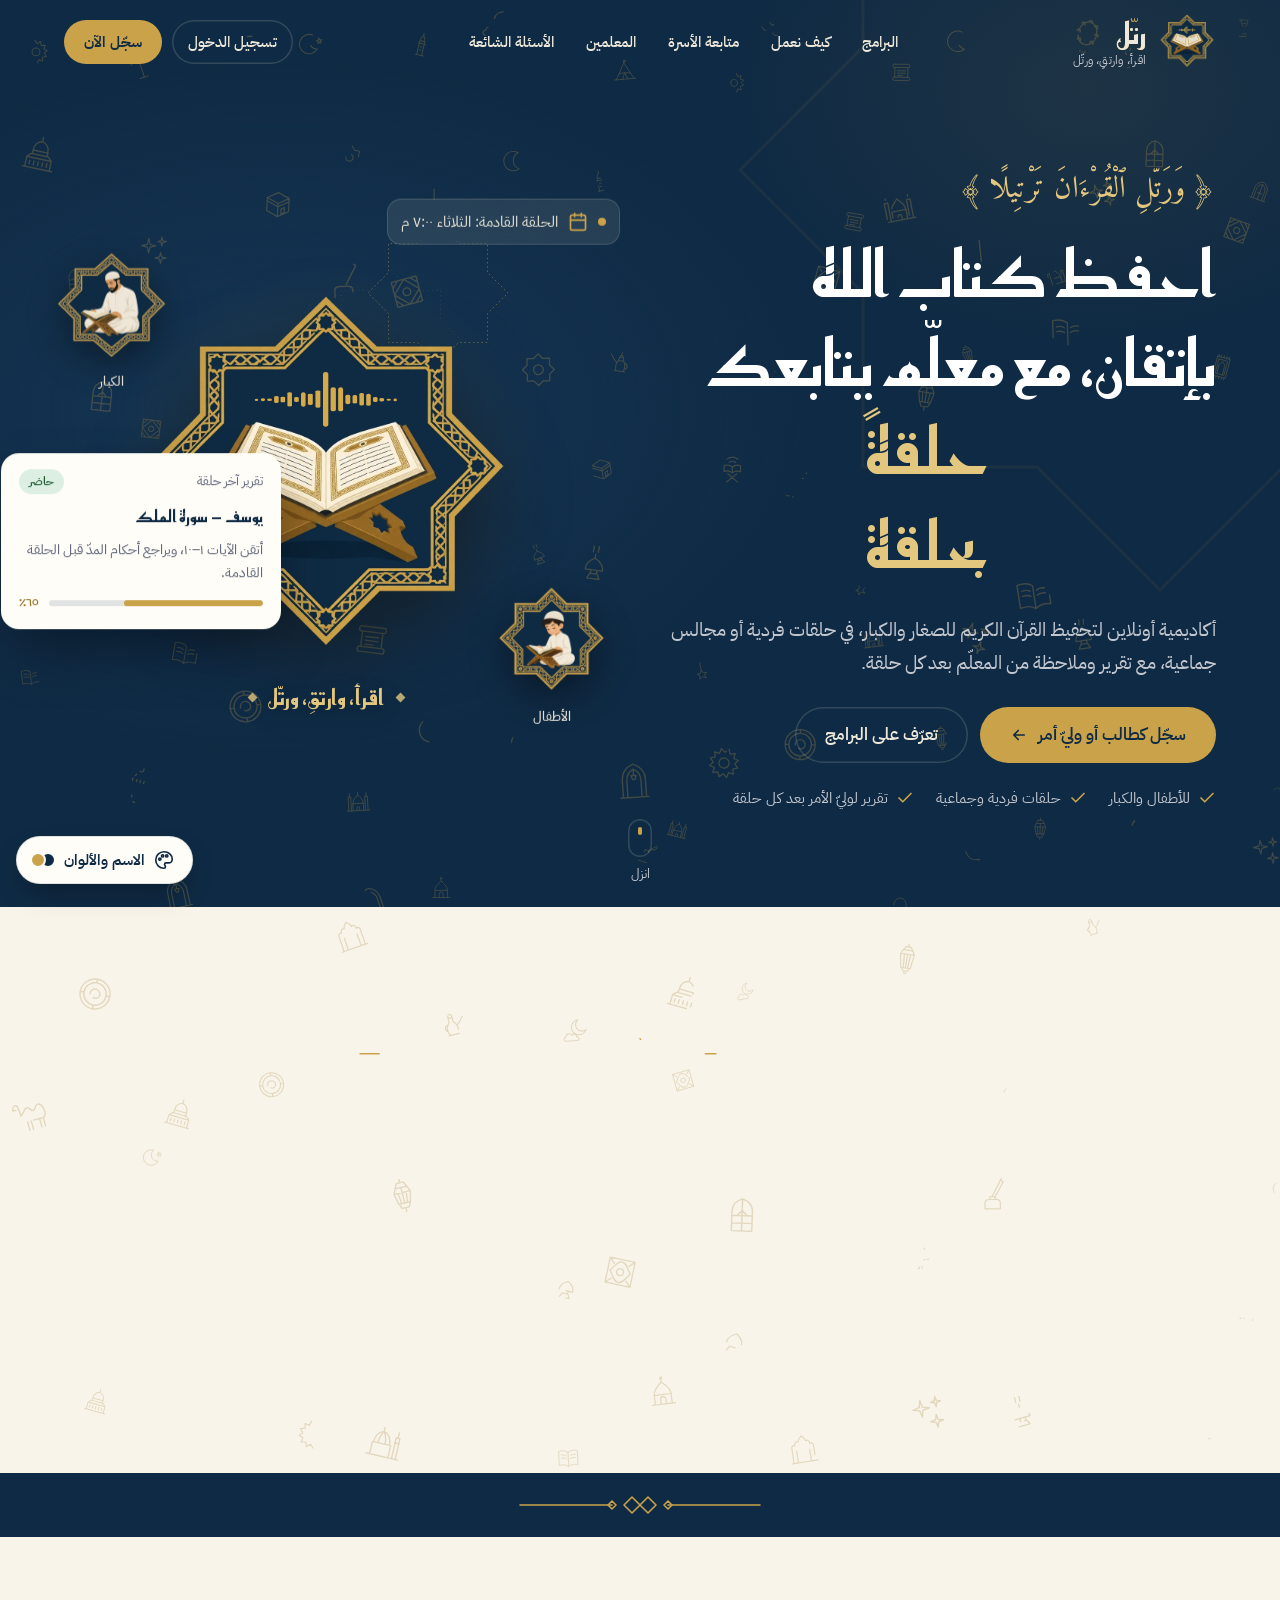
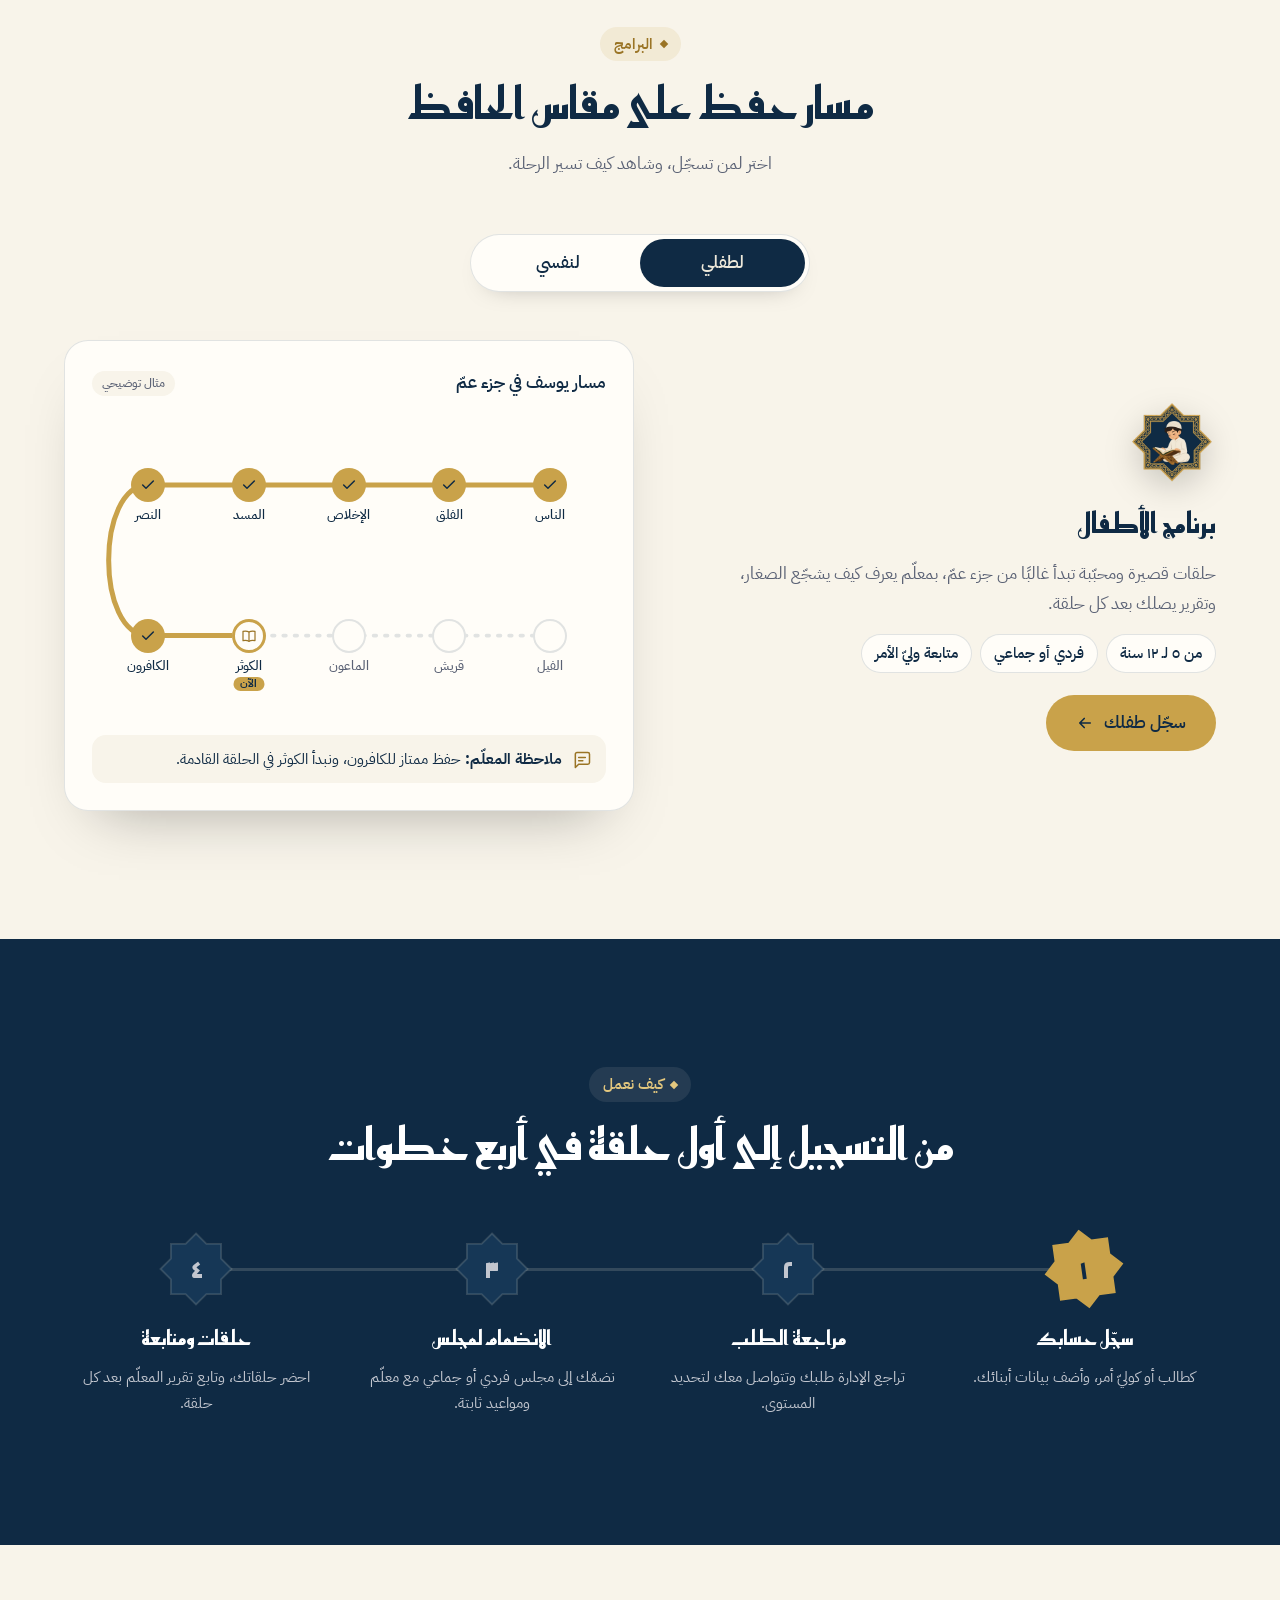
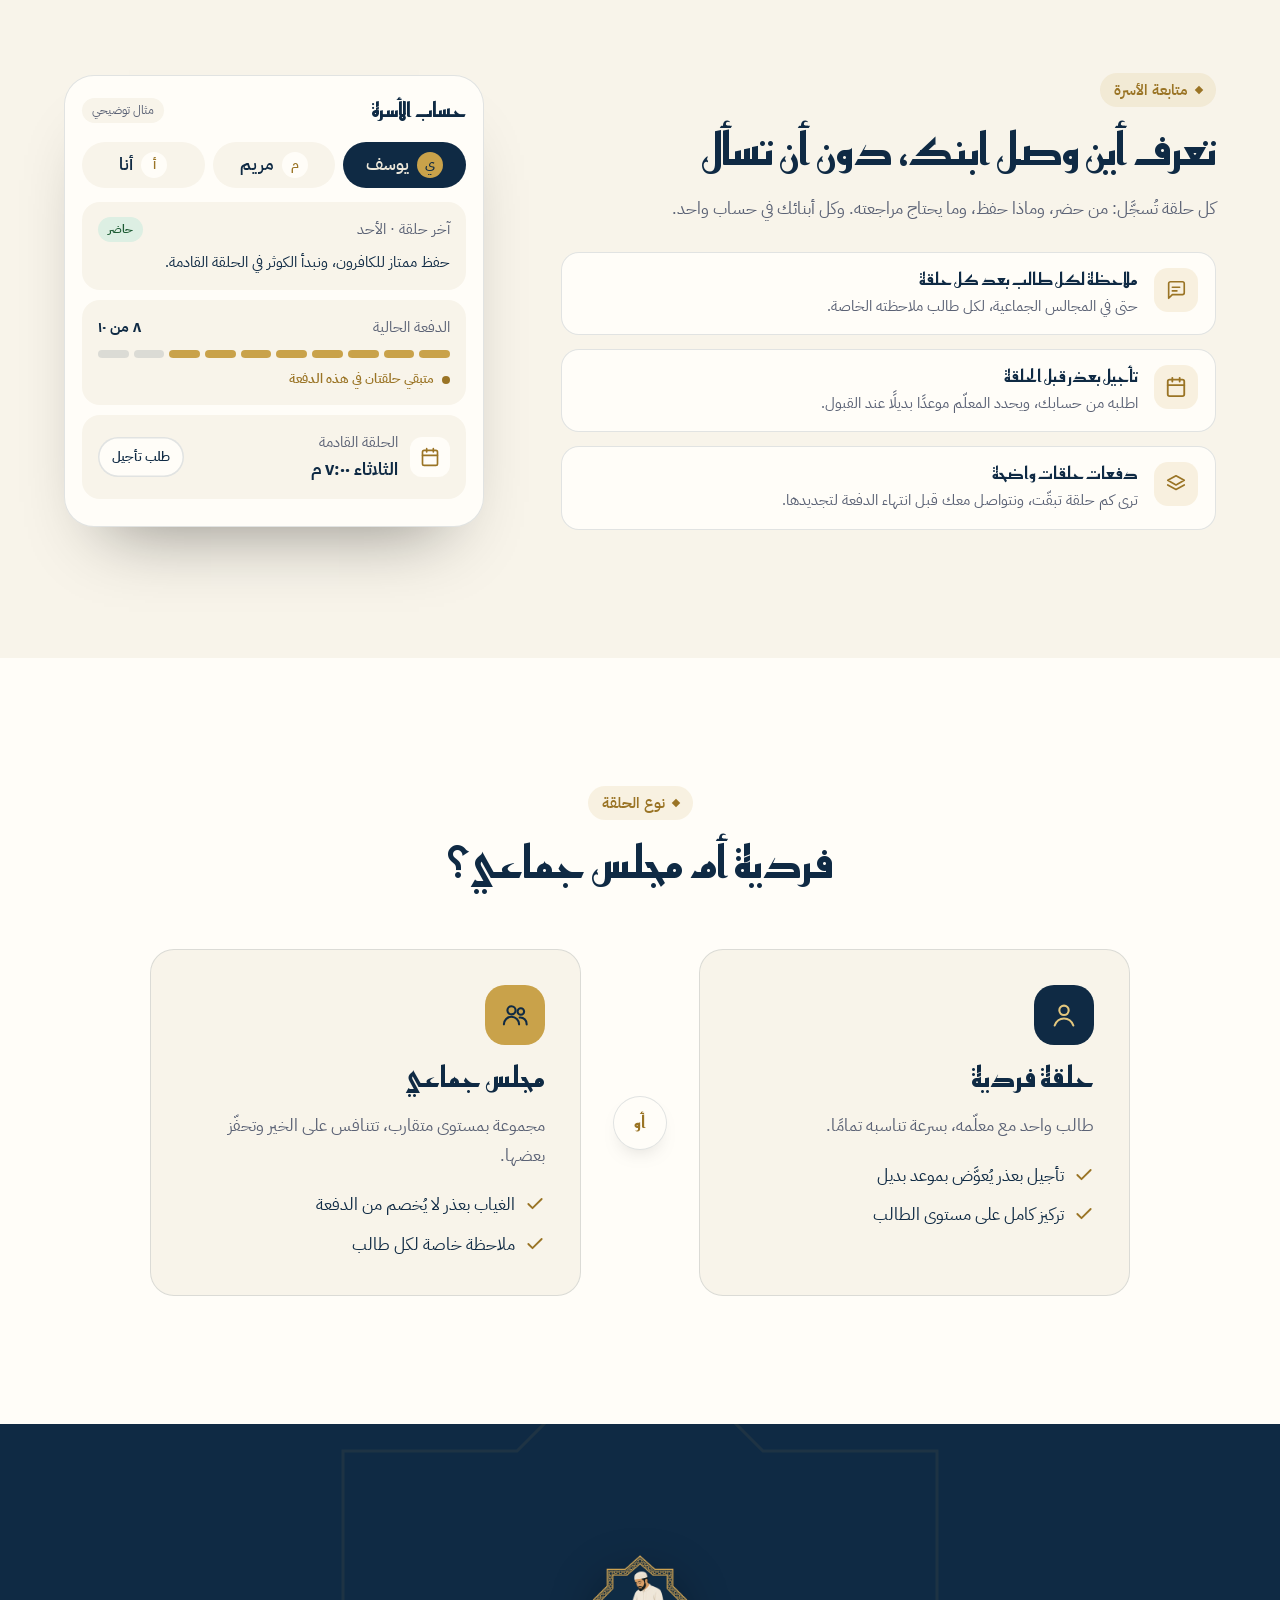
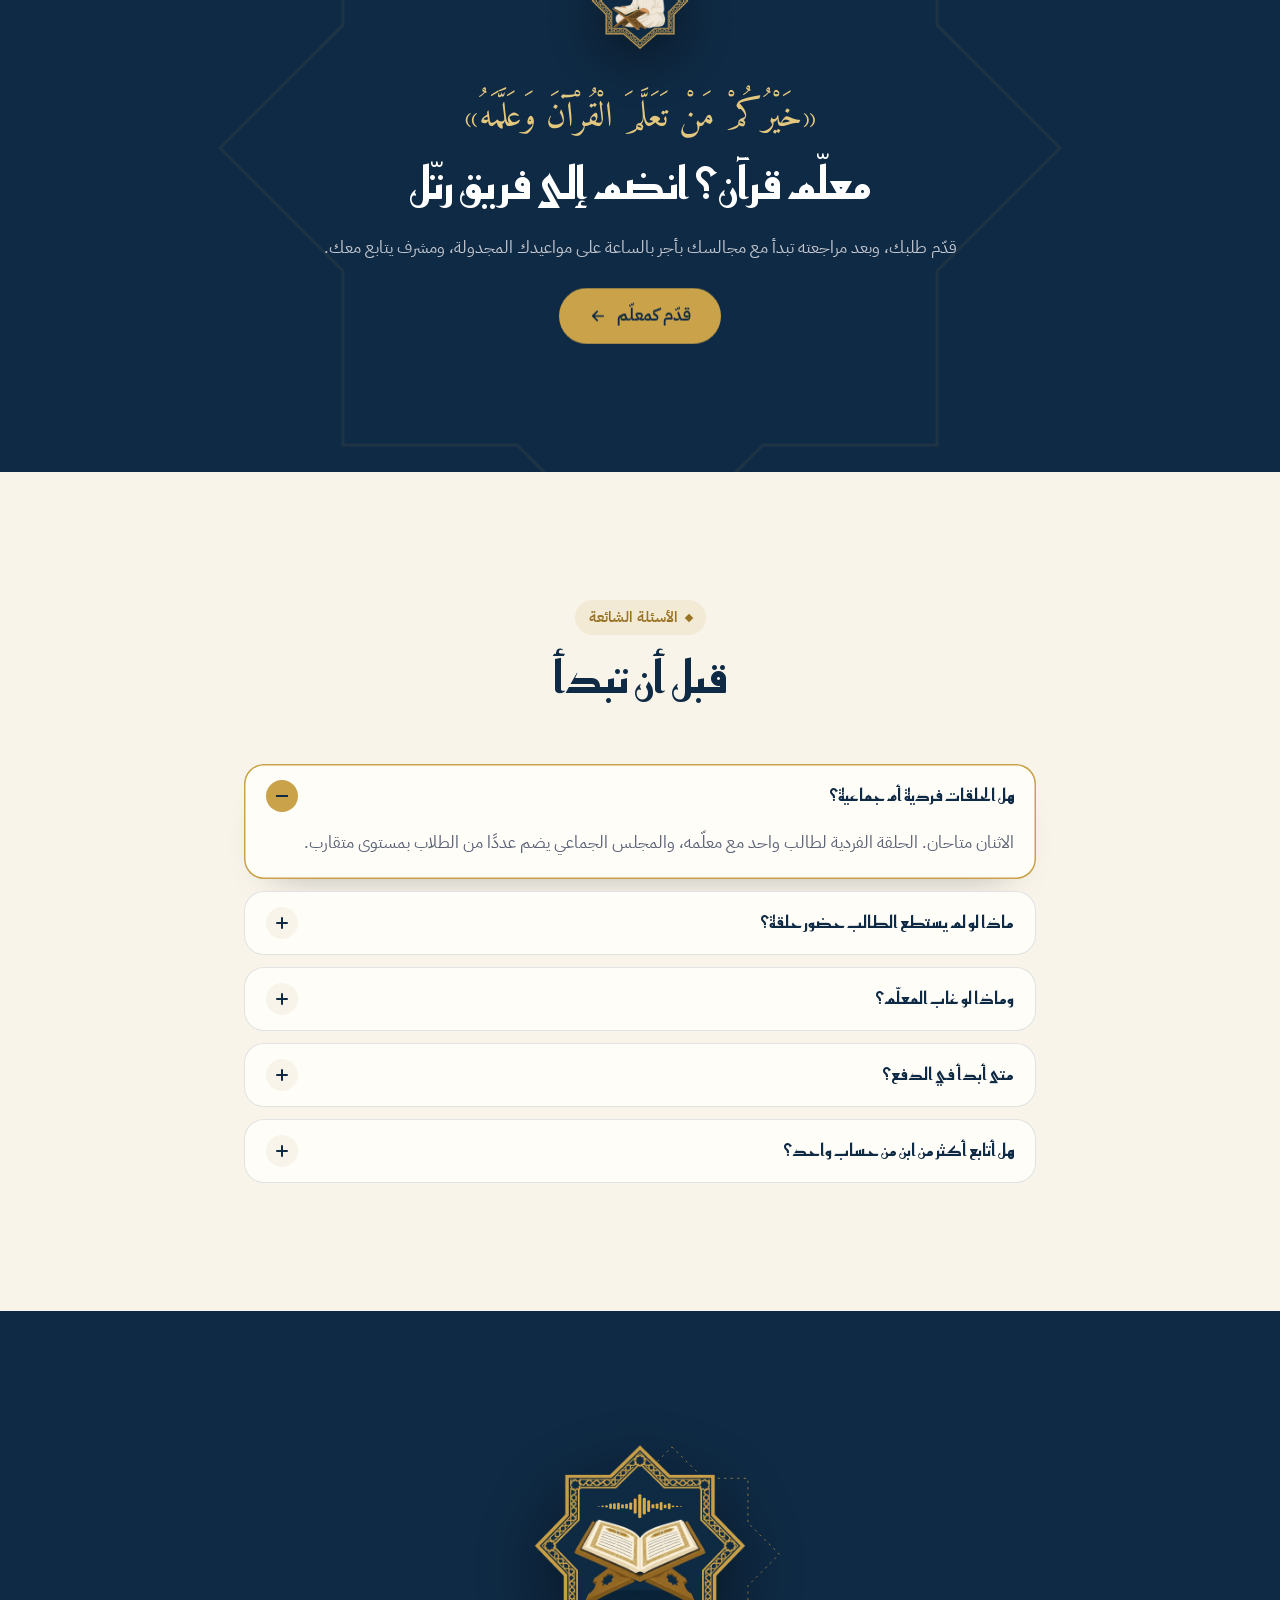
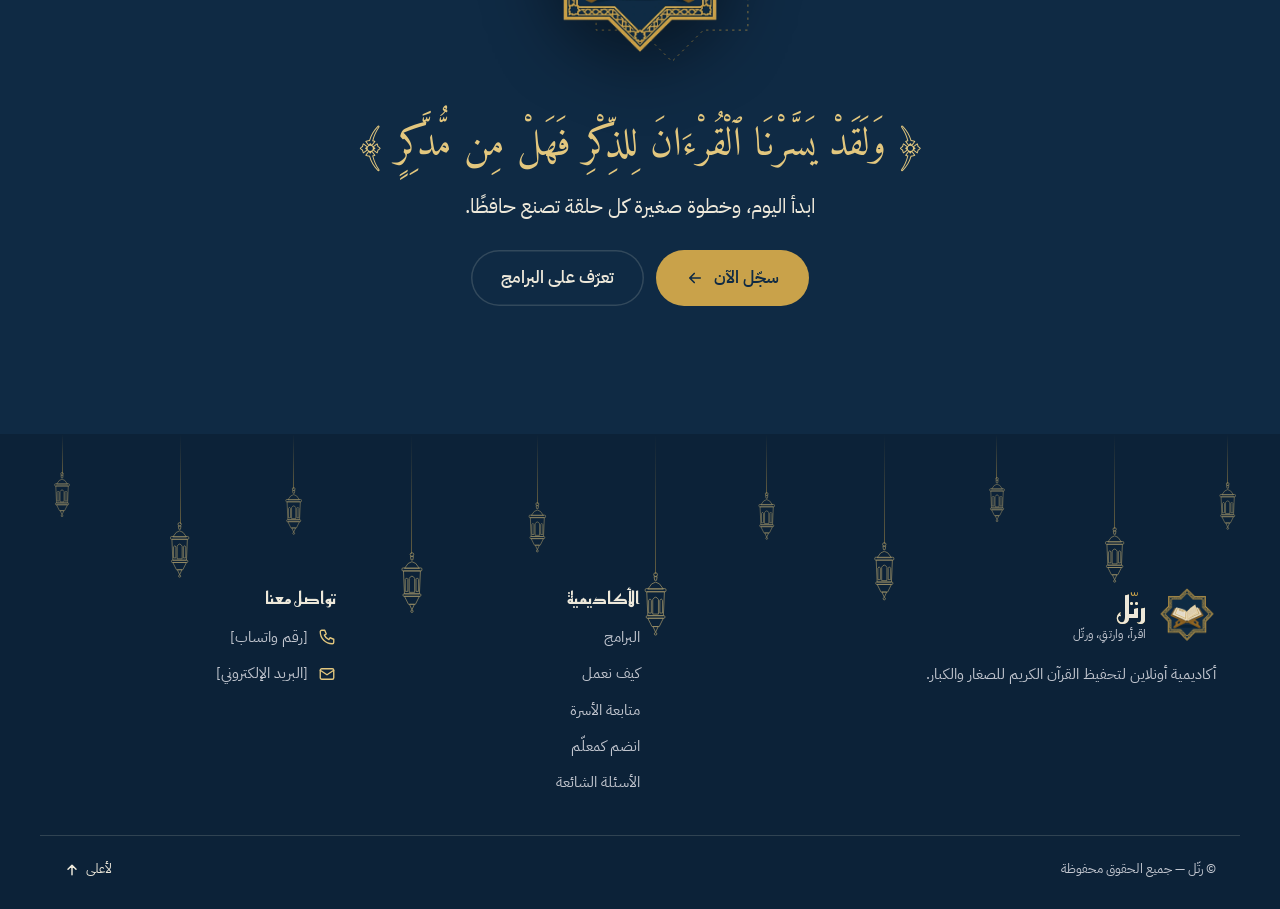
<file: index.html>
<!doctype html>
<html lang="ar" dir="rtl" data-palette="navy" data-brand="rattil">
<head>
  <meta charset="utf-8">
  <meta name="viewport" content="width=device-width, initial-scale=1, viewport-fit=cover">
  <meta name="theme-color" content="#0F2A44">
  <title>رتّل — أكاديمية تحفيظ القرآن الكريم</title>
  <meta name="description" content="أكاديمية أونلاين لتحفيظ القرآن الكريم للصغار والكبار، في حلقات فردية أو مجالس جماعية، مع تقرير وملاحظة من المعلّم بعد كل حلقة.">

  <!-- apply the saved name/palette before first paint -->
  <script>
    (function () {
      try {
        var s = JSON.parse(localStorage.getItem('manasa:brand') || '{}');
        if (s.palette) document.documentElement.dataset.palette = s.palette;
        if (s.brand) document.documentElement.dataset.brand = s.brand;
        var nv = sessionStorage.getItem('manasa:nav');
        if (nv) { document.documentElement.classList.add('is-entering'); document.documentElement.dataset.navFrom = nv; sessionStorage.removeItem('manasa:nav'); }
        else if (!sessionStorage.getItem('manasa:seen')) document.documentElement.classList.add('is-entering');   /* first open of the site: the loader too */
        sessionStorage.setItem('manasa:seen', '1');
        var lk = sessionStorage.getItem('manasa:look');   /* loader logo: kids / adults after sign-in */
        if (lk) document.documentElement.dataset.loader = lk;
      } catch (e) {}
    })();
  </script>

  <link rel="icon" type="image/png" href="images/brand/favicon.png">
  <link rel="apple-touch-icon" href="images/brand/apple-touch-icon.png">
  <link rel="preconnect" href="https://fonts.googleapis.com">
  <link rel="preconnect" href="https://fonts.gstatic.com" crossorigin>
  <link rel="stylesheet" href="https://fonts.googleapis.com/css2?family=Amiri+Quran&family=Baloo+Bhaijaan+2:wght@500;700&family=IBM+Plex+Sans+Arabic:wght@300;400;500;600;700&family=Reem+Kufi:wght@500;600;700&display=swap">

  <link rel="preload" as="image" href="images/logo/academy-navy-nowave.webp">
  <link rel="stylesheet" href="css/tokens.css?v=202610201135">
  <link rel="stylesheet" href="css/base.css?v=202610201135">
  <link rel="stylesheet" href="css/symbols.css?v=202610201135">
  <link rel="stylesheet" href="css/header.css?v=202610201135">
  <link rel="stylesheet" href="css/hero.css?v=202610201135">
  <link rel="stylesheet" href="css/switcher.css?v=202610201135">
  <link rel="stylesheet" href="css/slogan.css?v=202610201135">
  <link rel="stylesheet" href="css/sections.css?v=202610201135">
  <link rel="stylesheet" href="css/programs.css?v=202610201135">
  <link rel="stylesheet" href="css/how.css?v=202610201135">
  <link rel="stylesheet" href="css/family.css?v=202610201135">
  <link rel="stylesheet" href="css/types.css?v=202610201135">
  <link rel="stylesheet" href="css/teach.css?v=202610201135">
  <link rel="stylesheet" href="css/faq.css?v=202610201135">
  <link rel="stylesheet" href="css/cta.css?v=202610201135">
  <link rel="stylesheet" href="css/hairline.css?v=202610201135">
</head>
<body>
  <!-- loader: the star turns round the still picture; the count shows how much has loaded -->
  <div class="loader" aria-hidden="true"><div class="symbols-layer" data-symbols="loader" data-density=".7"></div><div class="loader-logo"><i class="loader-frame"></i><i class="loader-art"></i></div><p class="loader-count"><b data-loader-num>٠</b>٪</p></div>


  <!-- ===== Shared SVG icons (js/sprite.js) ===== -->
  <script src="js/sprite.js?v=202610201135"></script>

  <!-- ===== Header ===== -->
  <header class="site-header" data-header>
    <div class="container header-inner">
      <a class="brand" href="#top" aria-label="الصفحة الرئيسية">
        <span class="brand-mark">
          <img data-logo="academy-nowave" src="images/logo/academy-navy-nowave.webp" alt="" width="58" height="58">
          <svg class="logo-waves" data-waves viewBox="0 0 1024 1024" aria-hidden="true"></svg>
        </span>
        <span class="brand-text">
          <span class="wordmark wordmark--rattil" data-brand-only="rattil"><span class="wm-accent">رتّل</span><span class="wm-plain" aria-hidden="true">رتل</span></span>
          <span class="wordmark wordmark--uns" data-brand-only="uns" aria-label="أُنس"><svg viewBox="0 0 247 201.4"><use href="#uns-wordmark"/></svg></span>
          <span class="brand-tagline" data-brand-only="rattil">اقرأ، وارتقِ، ورتّل</span>
          <span class="brand-tagline" data-brand-only="uns">في صُحبة القرآن… أُنس</span>
        </span>
      </a>

      <nav class="main-nav" aria-label="القائمة الرئيسية">
        <ul>
          <li><a href="#programs">البرامج</a></li>
          <li><a href="#how">كيف نعمل</a></li>
          <li><a href="#family">متابعة الأسرة</a></li>
          <li><a href="#teachers">المعلمين</a></li>
          <li><a href="#faq">الأسئلة الشائعة</a></li>
        </ul>
      </nav>

      <div class="header-actions">
        <a class="link-login" href="login.html">تسجيل الدخول</a>
        <a class="btn btn--accent" href="apply-student.html" data-magnetic>سجّل الآن</a>
      </div>
    </div>
  </header>

  <main id="top">
    <!-- ===== Hero ===== -->
    <section class="hero" aria-labelledby="hero-title" data-hero>
      <div class="symbols-layer" data-symbols="hero" aria-hidden="true"></div>
      <svg class="hero-ornament" aria-hidden="true"><use href="#octagram" fill="none" stroke="currentColor" stroke-width=".4"/></svg>

      <div class="container hero-grid">
        <div class="hero-copy">
          <p class="hero-ayah" data-anim="ayah">
            <span data-brand-only="rattil">﴿ وَرَتِّلِ ٱلْقُرْءَانَ تَرْتِيلًا ﴾</span>
            <span data-brand-only="uns">﴿ أَلَا بِذِكْرِ ٱللَّهِ تَطْمَئِنُّ ٱلْقُلُوبُ ﴾</span>
          </p>
          <h1 class="hero-title" id="hero-title" data-split>احفظ كتاب الله بإتقان، مع معلّم يتابعك <span class="hl">حلقةً بحلقة</span></h1>
          <p class="hero-lead" data-anim="fade">أكاديمية أونلاين لتحفيظ القرآن الكريم للصغار والكبار، في حلقات فردية أو مجالس جماعية، مع تقرير وملاحظة من المعلّم بعد كل حلقة.</p>
          <div class="hero-ctas" data-anim="fade">
            <a class="btn btn--accent btn--lg" href="apply-student.html" data-magnetic>سجّل كطالب أو وليّ أمر <svg><use href="#i-arrow"/></svg></a>
            <a class="btn btn--ghost-deep btn--lg" href="#programs">تعرّف على البرامج</a>
          </div>
          <ul class="hero-points" data-anim="points">
            <li><svg><use href="#i-check"/></svg>للأطفال والكبار</li>
            <li><svg><use href="#i-check"/></svg>حلقات فردية وجماعية</li>
            <li><svg><use href="#i-check"/></svg>تقرير لوليّ الأمر بعد كل حلقة</li>
          </ul>
        </div>

        <div class="hero-visual" data-visual>
          <div class="hero-glow"></div>
          <svg class="hero-ring" aria-hidden="true"><use href="#octagram" fill="none" stroke="currentColor" stroke-width=".35" stroke-dasharray="1.2 2.2"/></svg>
          <svg class="hero-ring hero-ring--inner" aria-hidden="true"><use href="#octagram" fill="none" stroke="currentColor" stroke-width=".3" stroke-dasharray=".6 3"/></svg>

          <div class="hero-logo" data-logo-tilt>
            <div class="logo-stack">
              <img data-logo="academy-nowave" src="images/logo/academy-navy-nowave.webp" alt="شعار الأكاديمية: مصحف مفتوح على رحل تعلوه موجة ترددات داخل نجمة ثمانية" width="1024" height="1024">
              <svg class="logo-waves" data-waves viewBox="0 0 1024 1024" aria-hidden="true"></svg>
            </div>
          </div>

          <p class="hero-slogan" data-hero-slogan>
            <span data-brand-only="rattil">اقرأ، وارتقِ، ورتّل</span>
            <span data-brand-only="uns">في صُحبة القرآن… أُنس</span>
          </p>

          <div class="hero-family hero-family--adults" data-depth="0.6">
            <img data-logo="adults" src="images/logo/adults-navy.webp" alt="" width="200" height="200">
            <span>الكبار</span>
          </div>
          <div class="hero-family hero-family--kids" data-depth="0.9">
            <img data-logo="kids" src="images/logo/kids-navy.webp" alt="" width="200" height="200">
            <span>الأطفال</span>
          </div>

          <!-- floating cards: around the logo on desktop, stacked under it on phones -->
          <div class="hero-cards" data-hero-cards>
            <div class="float-card report-card" data-depth="1.2">
              <div class="rc-head"><span>تقرير آخر حلقة</span><span class="pill pill--present">حاضر</span></div>
              <p class="rc-title">يوسف — سورة الملك</p>
              <p class="rc-note">أتقن الآيات ١–١٠، ويراجع أحكام المدّ قبل الحلقة القادمة.</p>
              <div class="rc-foot"><div class="rc-progress" aria-label="حفظ ٦٥٪ من السورة"><i></i></div><span class="rc-pct">٦٥٪</span></div>
            </div>
  
            <div class="float-card next-chip" data-depth="1.5">
              <span class="dot" aria-hidden="true"></span>
              <svg><use href="#i-calendar"/></svg>
              <span>الحلقة القادمة: الثلاثاء ٧:٠٠ م</span>
            </div>
          </div>
        </div>
      </div>

      <div class="hero-scroll" aria-hidden="true"><span class="mouse"></span><span>انزل</span></div>
    </section>

    <!-- ===== Slogan band ===== -->
    <section class="slogan-band" aria-label="شعار الأكاديمية" data-slogan-band>
      <div class="symbols-layer symbols-layer--light" data-symbols="slogan" data-density=".6" aria-hidden="true"></div>
      <div class="container slogan-inner">
        <div class="slogan-copy">
        <svg class="slogan-orn" viewBox="0 0 600 40" preserveAspectRatio="xMidYMid meet" aria-hidden="true" data-slogan-orn>
          <path d="M0 20 H230"/><path d="M370 20 H600"/>
          <path d="M300 4 L316 20 L300 36 L284 20 Z"/><path d="M300 12 L308 20 L300 28 L292 20 Z"/>
          <path d="M252 20 L262 12 L272 20 L262 28 Z"/><path d="M328 20 L338 12 L348 20 L338 28 Z"/>
        </svg>
        <p class="slogan-text" data-brand-only="rattil" data-slogan-words>اقرأ، وارتقِ، ورتّل</p>
        <p class="slogan-text" data-brand-only="uns" data-slogan-words>في صُحبة القرآن… أُنس</p>
        <p class="slogan-src" data-brand-only="rattil">من حديث «اقرأ وارتقِ ورتّل كما كنت ترتّل في الدنيا» — رواه أبو داود والترمذي</p>
        <svg class="slogan-orn slogan-orn--flip" viewBox="0 0 600 40" preserveAspectRatio="xMidYMid meet" aria-hidden="true" data-slogan-orn>
          <path d="M0 20 H230"/><path d="M370 20 H600"/>
          <path d="M300 4 L316 20 L300 36 L284 20 Z"/><path d="M300 12 L308 20 L300 28 L292 20 Z"/>
          <path d="M252 20 L262 12 L272 20 L262 28 Z"/><path d="M328 20 L338 12 L348 20 L338 28 Z"/>
        </svg>
        </div>
      </div>
    </section>

    <!-- ===== البرامج ===== -->
    <div class="navy-divider" aria-hidden="true">
      <svg viewBox="0 0 240 24"><path d="M0 12H92M148 12H240"/><path d="M104 12l8-8 8 8-8 8z"/><path d="M120 12l8-8 8 8-8 8z"/><path d="M96 12l-4-4-4 4 4 4zM144 12l4-4 4 4-4 4z"/></svg>
    </div>
    <section class="programs section" id="programs" aria-labelledby="programs-title" data-programs>
      <div class="symbols-layer symbols-layer--light" data-symbols="programs" aria-hidden="true"></div>

      <div class="container section-inner">
        <header class="section-head" data-reveal>
          <span class="eyebrow">البرامج</span>
          <h2 class="section-title" id="programs-title">مسار حفظ على مقاس الحافظ</h2>
          <p class="section-lead">اختر لمن تسجّل، وشاهد كيف تسير الرحلة.</p>
        </header>

        <div class="prog-seg" role="tablist" aria-label="لمن تسجّل" data-reveal>
          <span class="prog-seg-pill" aria-hidden="true"></span>
          <button type="button" role="tab" id="tab-kids" aria-controls="panel-kids" aria-selected="true" data-prog-tab="0">لطفلي</button>
          <button type="button" role="tab" id="tab-adults" aria-controls="panel-adults" aria-selected="false" data-prog-tab="1">لنفسي</button>
        </div>

        <div class="prog-panels" data-prog-panels>
          <!-- kids -->
          <article class="prog-panel is-active" id="panel-kids" role="tabpanel" aria-labelledby="tab-kids" data-prog-panel="0">
            <div class="prog-copy">
              <img class="prog-emblem" data-logo="kids" src="images/logo/kids-navy.webp" alt="" width="200" height="200">
              <h3>برنامج الأطفال</h3>
              <p>حلقات قصيرة ومحبّبة تبدأ غالبًا من جزء عمّ، بمعلّم يعرف كيف يشجّع الصغار، وتقرير يصلك بعد كل حلقة.</p>
              <ul class="chips">
                <li>من ٥ لـ ١٢ سنة</li>
                <li>فردي أو جماعي</li>
                <li>متابعة وليّ الأمر</li>
              </ul>
              <a class="btn btn--accent btn--lg" href="apply-student.html?for=child">سجّل طفلك <svg><use href="#i-arrow"/></svg></a>
            </div>

            <div class="prog-visual journey" data-journey>
              <div class="pv-head"><span>مسار يوسف في جزء عمّ</span><small>مثال توضيحي</small></div>
              <div class="journey-map">
                <svg class="journey-path" viewBox="0 0 400 230" aria-hidden="true">
                  <path class="jp-track" d="M360 55 H40 C-2 55 -2 175 40 175 H360"/>
                  <path class="jp-done" d="M360 55 H40 C-2 55 -2 175 40 175 H120" data-journey-progress/>
                </svg>
                <ol class="journey-nodes">
                  <li class="jn is-done" style="--x:360;--y:55"><span class="jn-dot"><svg><use href="#i-check"/></svg></span><span class="jn-name">الناس</span></li>
                  <li class="jn is-done" style="--x:280;--y:55"><span class="jn-dot"><svg><use href="#i-check"/></svg></span><span class="jn-name">الفلق</span></li>
                  <li class="jn is-done" style="--x:200;--y:55"><span class="jn-dot"><svg><use href="#i-check"/></svg></span><span class="jn-name">الإخلاص</span></li>
                  <li class="jn is-done" style="--x:120;--y:55"><span class="jn-dot"><svg><use href="#i-check"/></svg></span><span class="jn-name">المسد</span></li>
                  <li class="jn is-done" style="--x:40;--y:55"><span class="jn-dot"><svg><use href="#i-check"/></svg></span><span class="jn-name">النصر</span></li>
                  <li class="jn is-done" style="--x:40;--y:175"><span class="jn-dot"><svg><use href="#i-check"/></svg></span><span class="jn-name">الكافرون</span></li>
                  <li class="jn is-now" style="--x:120;--y:175"><span class="jn-dot"><svg><use href="#i-book"/></svg></span><span class="jn-name">الكوثر <b>الآن</b></span></li>
                  <li class="jn" style="--x:200;--y:175"><span class="jn-dot"></span><span class="jn-name">الماعون</span></li>
                  <li class="jn" style="--x:280;--y:175"><span class="jn-dot"></span><span class="jn-name">قريش</span></li>
                  <li class="jn" style="--x:360;--y:175"><span class="jn-dot"></span><span class="jn-name">الفيل</span></li>
                </ol>
              </div>
              <p class="pv-note"><svg><use href="#i-quote"/></svg><span><b>ملاحظة المعلّم:</b> حفظ ممتاز للكافرون، ونبدأ الكوثر في الحلقة القادمة.</span></p>
            </div>
          </article>

          <!-- adults -->
          <article class="prog-panel" id="panel-adults" role="tabpanel" aria-labelledby="tab-adults" data-prog-panel="1">
            <div class="prog-copy">
              <img class="prog-emblem" data-logo="adults" src="images/logo/adults-navy.webp" alt="" width="200" height="200">
              <h3>برنامج الكبار</h3>
              <p>حفظ جديد أو تثبيت ما حفظت أو تصحيح التلاوة، في مواعيد ثابتة تختارها حسب عملك ودراستك.</p>
              <ul class="chips">
                <li>حفظ جديد</li>
                <li>تثبيت المحفوظ</li>
                <li>تصحيح التلاوة</li>
              </ul>
              <a class="btn btn--accent btn--lg" href="apply-student.html?for=self">ابدأ رحلتك <svg><use href="#i-arrow"/></svg></a>
            </div>

            <div class="prog-visual week" data-week>
              <div class="pv-head"><span>جدولك الأسبوعي</span><small>مثال توضيحي</small></div>
              <ul class="week-list">
                <li class="wk">
                  <span class="wk-day">الأحد</span>
                  <span class="wk-what">حلقة فردية · حفظ جديد</span>
                  <span class="wk-time">٩:٠٠ م</span>
                </li>
                <li class="wk">
                  <span class="wk-day">الثلاثاء</span>
                  <span class="wk-what">حلقة فردية · مراجعة</span>
                  <span class="wk-time">٩:٠٠ م</span>
                </li>
                <li class="wk wk--moved">
                  <span class="wk-day">الخميس</span>
                  <span class="wk-what">مؤجَّلة بعذر</span>
                  <span class="wk-time"><s>٩:٠٠ م</s></span>
                  <span class="wk-new"><svg><use href="#i-calendar"/></svg>حدّد المعلّم موعدًا بديلًا: <b>السبت ٨:٠٠ م</b></span>
                </li>
              </ul>
            </div>
          </article>
        </div>

        <div class="prog-dots" aria-hidden="true"><i></i><i></i></div>
      </div>
    </section>

    <!-- ===== كيف نعمل ===== -->
    <section class="how section section--deep" id="how" aria-labelledby="how-title" data-how>
      <div class="symbols-layer" data-symbols="how" data-density=".55" aria-hidden="true"></div>
      <div class="container section-inner">
        <header class="section-head" data-reveal>
          <span class="eyebrow">كيف نعمل</span>
          <h2 class="section-title" id="how-title">من التسجيل إلى أول حلقة في أربع خطوات</h2>
        </header>

        <div class="steps-wrap" data-steps>
        <span class="steps-line" aria-hidden="true"><i data-steps-line></i></span>
        <ol class="steps">
          <li class="step">
            <span class="step-badge"><svg aria-hidden="true"><use href="#octagram"/></svg><b>١</b></span>
            <h3>سجّل حسابك</h3>
            <p>كطالب أو كوليّ أمر، وأضف بيانات أبنائك.</p>
          </li>
          <li class="step">
            <span class="step-badge"><svg aria-hidden="true"><use href="#octagram"/></svg><b>٢</b></span>
            <h3>مراجعة الطلب</h3>
            <p>تراجع الإدارة طلبك وتتواصل معك لتحديد المستوى.</p>
          </li>
          <li class="step">
            <span class="step-badge"><svg aria-hidden="true"><use href="#octagram"/></svg><b>٣</b></span>
            <h3>الانضمام لمجلس</h3>
            <p>نضمّك إلى مجلس فردي أو جماعي مع معلّم ومواعيد ثابتة.</p>
          </li>
          <li class="step">
            <span class="step-badge"><svg aria-hidden="true"><use href="#octagram"/></svg><b>٤</b></span>
            <h3>حلقات ومتابعة</h3>
            <p>احضر حلقاتك، وتابع تقرير المعلّم بعد كل حلقة.</p>
          </li>
        </ol>
        </div>
      </div>
    </section>

    <!-- ===== متابعة الأسرة ===== -->
    <section class="family section" id="family" aria-labelledby="family-title" data-family>
      <div class="symbols-layer symbols-layer--light" data-symbols="family" data-density=".5" aria-hidden="true"></div>
      <div class="container section-inner family-grid">
        <div class="family-copy">
          <header class="section-head section-head--start" data-reveal>
            <span class="eyebrow">متابعة الأسرة</span>
            <h2 class="section-title" id="family-title">تعرف أين وصل ابنك، دون أن تسأل</h2>
            <p class="section-lead">كل حلقة تُسجَّل: من حضر، وماذا حفظ، وما يحتاج مراجعته. وكل أبنائك في حساب واحد.</p>
          </header>
          <ul class="features" data-reveal-stagger>
            <li class="feature">
              <span class="feature-ic"><svg><use href="#i-quote"/></svg></span>
              <div><h3>ملاحظة لكل طالب بعد كل حلقة</h3><p>حتى في المجالس الجماعية، لكل طالب ملاحظته الخاصة.</p></div>
            </li>
            <li class="feature">
              <span class="feature-ic"><svg><use href="#i-calendar"/></svg></span>
              <div><h3>تأجيل بعذر قبل الحلقة</h3><p>اطلبه من حسابك، ويحدد المعلّم موعدًا بديلًا عند القبول.</p></div>
            </li>
            <li class="feature">
              <span class="feature-ic"><svg><use href="#i-layers"/></svg></span>
              <div><h3>دفعات حلقات واضحة</h3><p>ترى كم حلقة تبقّت، ونتواصل معك قبل انتهاء الدفعة لتجديدها.</p></div>
            </li>
          </ul>
        </div>

        <div class="fam-app" data-fam-app data-reveal>
          <div class="fam-top">
            <span class="fam-title">حساب الأسرة</span>
            <small>مثال توضيحي</small>
          </div>
          <div class="fam-people" role="tablist" aria-label="أفراد الأسرة">
            <button type="button" role="tab" aria-selected="true" data-fam="yusuf"><span class="av">ي</span>يوسف</button>
            <button type="button" role="tab" aria-selected="false" data-fam="maryam"><span class="av">م</span>مريم</button>
            <button type="button" role="tab" aria-selected="false" data-fam="me"><span class="av">أ</span>أنا</button>
          </div>

          <div class="fam-body" data-fam-body aria-live="polite">
            <div class="fam-card">
              <div class="fam-row"><span class="muted" data-f="last">آخر حلقة · الأحد</span><span class="pill pill--present" data-f="status">حاضر</span></div>
              <p class="fam-note" data-f="note">حفظ ممتاز للكافرون، ونبدأ الكوثر في الحلقة القادمة.</p>
            </div>
            <div class="fam-card">
              <div class="fam-row"><span class="muted">الدفعة الحالية</span><span class="fam-count" data-f="count">٨ من ١٠</span></div>
              <div class="batch" data-f="batch" aria-hidden="true"></div>
              <p class="fam-alert" data-f="alert">متبقي حلقتان في هذه الدفعة</p>
            </div>
            <div class="fam-card fam-next">
              <span class="fam-next-ic"><svg><use href="#i-calendar"/></svg></span>
              <div><span class="muted">الحلقة القادمة</span><b data-f="next">الثلاثاء ٧:٠٠ م</b></div>
              <button type="button" class="fam-btn" data-fam-postpone>طلب تأجيل</button>
            </div>
            <p class="fam-toast" data-fam-toast role="status"></p>
          </div>
        </div>
      </div>
    </section>

    <!-- ===== فردية أم مجلس ===== -->
    <section class="types section section--surface" id="types" aria-labelledby="types-title">
      <div class="container section-inner">
        <header class="section-head" data-reveal>
          <span class="eyebrow">نوع الحلقة</span>
          <h2 class="section-title" id="types-title">فردية أم مجلس جماعي؟</h2>
        </header>
        <div class="types-grid">
          <article class="type-card" data-type-card>
            <span class="type-ic"><svg><use href="#i-user"/></svg></span>
            <h3>حلقة فردية</h3>
            <p>طالب واحد مع معلّمه، بسرعة تناسبه تمامًا.</p>
            <ul class="ticks">
              <li><svg><use href="#i-check"/></svg>تأجيل بعذر يُعوَّض بموعد بديل</li>
              <li><svg><use href="#i-check"/></svg>تركيز كامل على مستوى الطالب</li>
            </ul>
          </article>
          <span class="types-or" aria-hidden="true">أو</span>
          <article class="type-card type-card--group" data-type-card>
            <span class="type-ic"><svg><use href="#i-people"/></svg></span>
            <h3>مجلس جماعي</h3>
            <p>مجموعة بمستوى متقارب، تتنافس على الخير وتحفّز بعضها.</p>
            <ul class="ticks">
              <li><svg><use href="#i-check"/></svg>الغياب بعذر لا يُخصم من الدفعة</li>
              <li><svg><use href="#i-check"/></svg>ملاحظة خاصة لكل طالب</li>
            </ul>
          </article>
        </div>
      </div>
    </section>

    <!-- ===== انضم كمعلّم ===== -->
    <section class="teach section section--deep" id="teachers" aria-labelledby="teach-title">
      <div class="symbols-layer" data-symbols="teach" data-density=".5" aria-hidden="true"></div>
      <svg class="teach-orn" aria-hidden="true"><use href="#octagram" fill="none" stroke="currentColor" stroke-width=".4"/></svg>
      <div class="container section-inner teach-inner">
        <img class="teach-emblem" data-logo="adults" src="images/logo/adults-navy.webp" alt="" width="200" height="200" data-reveal>
        <p class="teach-hadith" data-reveal>«خَيْرُكُمْ مَنْ تَعَلَّمَ الْقُرْآنَ وَعَلَّمَهُ»</p>
        <h2 class="section-title" id="teach-title" data-reveal>معلّم قرآن؟ انضم إلى فريق <span data-brand-only="rattil">رتّل</span><span data-brand-only="uns">أُنس</span></h2>
        <p class="section-lead" data-reveal>قدّم طلبك، وبعد مراجعته تبدأ مع مجالسك بأجر بالساعة على مواعيدك المجدولة، ومشرف يتابع معك.</p>
        <a class="btn btn--accent btn--lg" href="apply-teacher.html" data-reveal data-magnetic>قدّم كمعلّم <svg><use href="#i-arrow"/></svg></a>
      </div>
    </section>

    <!-- ===== الأسئلة الشائعة ===== -->
    <section class="faq section" id="faq" aria-labelledby="faq-title">
      <div class="symbols-layer symbols-layer--light" data-symbols="faq" data-density=".45" aria-hidden="true"></div>
      <div class="container section-inner faq-inner">
        <header class="section-head" data-reveal>
          <span class="eyebrow">الأسئلة الشائعة</span>
          <h2 class="section-title" id="faq-title">قبل أن تبدأ</h2>
        </header>
        <div class="faq-list" data-faq data-reveal-stagger>
          <details class="qa" open>
            <summary><span>هل الحلقات فردية أم جماعية؟</span><i aria-hidden="true"></i></summary>
            <div class="qa-a"><p>الاثنان متاحان. الحلقة الفردية لطالب واحد مع معلّمه، والمجلس الجماعي يضم عددًا من الطلاب بمستوى متقارب.</p></div>
          </details>
          <details class="qa">
            <summary><span>ماذا لو لم يستطع الطالب حضور حلقة؟</span><i aria-hidden="true"></i></summary>
            <div class="qa-a"><p>اطلب التأجيل مع ذكر العذر قبل موعد الحلقة. في الحلقات الفردية يحدد المعلّم موعدًا بديلًا، وفي المجالس الجماعية يُسجَّل غيابًا بعذر ولا يُخصم من الدفعة.</p></div>
          </details>
          <details class="qa">
            <summary><span>وماذا لو غاب المعلّم؟</span><i aria-hidden="true"></i></summary>
            <div class="qa-a"><p>تُعوَّض الحلقة بموعد آخر، ولا تُحتسب من دفعتك.</p></div>
          </details>
          <details class="qa">
            <summary><span>متى أبدأ في الدفع؟</span><i aria-hidden="true"></i></summary>
            <div class="qa-a"><p>بعد حضور الطالب أول حلقة في مجلسه، ويتم الدفع بالتنسيق مع الإدارة [أضف طرق الدفع المتاحة].</p></div>
          </details>
          <details class="qa">
            <summary><span>هل أتابع أكثر من ابن من حساب واحد؟</span><i aria-hidden="true"></i></summary>
            <div class="qa-a"><p>نعم، حساب وليّ الأمر يضم كل أبنائه، ويمكنه أيضًا الالتحاق بمجلس بنفسه.</p></div>
          </details>
        </div>
      </div>
    </section>

    <!-- ===== الدعوة الأخيرة ===== -->
    <section class="cta section section--deep" id="register" aria-labelledby="cta-title">
      <div class="symbols-layer" data-symbols="cta" data-density=".55" aria-hidden="true"></div>
      <div class="container section-inner cta-inner">
        <div class="cta-logo" data-reveal aria-hidden="true">
          <svg class="cta-ring"><use href="#octagram" fill="none" stroke="currentColor" stroke-width=".35" stroke-dasharray="1.2 2.2"/></svg>
          <div class="logo-stack">
            <img data-logo="academy-nowave" src="images/logo/academy-navy-nowave.webp" alt="" width="1024" height="1024" loading="lazy">
            <svg class="logo-waves" data-waves viewBox="0 0 1024 1024"></svg>
          </div>
        </div>
        <p class="cta-ayah" id="cta-title" data-reveal><span class="nw">﴿&nbsp;وَلَقَدْ</span> يَسَّرْنَا ٱلْقُرْءَانَ لِلذِّكْرِ<br class="ayah-br"> فَهَلْ مِن <span class="nw">مُّدَّكِرٍ&nbsp;﴾</span></p>
        <p class="cta-lead" data-reveal>ابدأ اليوم، وخطوة صغيرة كل حلقة تصنع حافظًا.</p>
        <div class="cta-actions" data-reveal>
          <a class="btn btn--accent btn--lg" href="apply-student.html" data-magnetic>سجّل الآن <svg><use href="#i-arrow"/></svg></a>
          <a class="btn btn--ghost-deep btn--lg" href="#programs">تعرّف على البرامج</a>
        </div>
      </div>
    </section>
  </main>

  <!-- ===== Footer ===== -->
  <footer class="site-footer">
    <!-- Ramadan lanterns hanging from the top of the footer, in thin gold lines; they sway, and now and then one lights -->
    <div class="footer-lanterns" aria-hidden="true">
      <svg width="0" height="0" style="position:absolute"><symbol id="fanous-line" viewBox="0 0 60 124">
        <g fill="none" stroke="currentColor" stroke-width="1.3" stroke-linejoin="round">
          <circle cx="30" cy="5" r="3.6"/><path d="M27 9h6l-1.2 7h-3.6z"/><path d="M15 33Q30 6 45 33z"/>
          <rect x="10" y="32" width="40" height="6" rx="2"/><path d="M13 38h34l-2 46H15z"/>
          <path d="M24.5 81V53q5.5-9 11 0v28zM16.6 79V55q2.6-6 5.2 0v24zM38.2 79V55q2.6-6 5.2 0v24z"/>
          <rect x="12" y="84" width="36" height="5" rx="2"/><path d="M15 89h30l-8 16H23z"/><path d="M25 105h10l-5 11z"/><circle cx="30" cy="119" r="2.4"/>
        </g>
        <path class="lan-glow" d="M24.5 81V53q5.5-9 11 0v28z"/>
      </symbol></svg>
      <span class="lan" style="--l:4%;--c:40px;--s:0.85;--d:5.2s;--dl:-0s;--ld:-0.0s"><i></i><svg viewBox="0 0 60 124"><use href="#fanous-line"/></svg></span>
      <span class="lan" style="--l:13%;--c:90px;--s:1.05;--d:6.1s;--dl:-0.8s;--ld:-1.5s"><i></i><svg viewBox="0 0 60 124"><use href="#fanous-line"/></svg></span>
      <span class="lan" style="--l:22%;--c:55px;--s:0.9;--d:5.6s;--dl:-1.6s;--ld:-3.0s"><i></i><svg viewBox="0 0 60 124"><use href="#fanous-line"/></svg></span>
      <span class="lan" style="--l:31%;--c:120px;--s:1.15;--d:6.6s;--dl:-0.4s;--ld:-4.5s"><i></i><svg viewBox="0 0 60 124"><use href="#fanous-line"/></svg></span>
      <span class="lan" style="--l:41%;--c:70px;--s:0.95;--d:5.0s;--dl:-1.1s;--ld:-6.0s"><i></i><svg viewBox="0 0 60 124"><use href="#fanous-line"/></svg></span>
      <span class="lan" style="--l:50%;--c:140px;--s:1.2;--d:6.9s;--dl:-2.0s;--ld:-7.5s"><i></i><svg viewBox="0 0 60 124"><use href="#fanous-line"/></svg></span>
      <span class="lan" style="--l:59%;--c:60px;--s:0.9;--d:5.4s;--dl:-0.2s;--ld:-9.0s"><i></i><svg viewBox="0 0 60 124"><use href="#fanous-line"/></svg></span>
      <span class="lan" style="--l:68%;--c:110px;--s:1.1;--d:6.3s;--dl:-1.4s;--ld:-10.5s"><i></i><svg viewBox="0 0 60 124"><use href="#fanous-line"/></svg></span>
      <span class="lan" style="--l:77%;--c:45px;--s:0.85;--d:5.1s;--dl:-0.9s;--ld:-12.0s"><i></i><svg viewBox="0 0 60 124"><use href="#fanous-line"/></svg></span>
      <span class="lan" style="--l:86%;--c:95px;--s:1.05;--d:6.0s;--dl:-1.8s;--ld:-13.5s"><i></i><svg viewBox="0 0 60 124"><use href="#fanous-line"/></svg></span>
      <span class="lan" style="--l:95%;--c:50px;--s:0.9;--d:5.7s;--dl:-0.5s;--ld:-15.0s"><i></i><svg viewBox="0 0 60 124"><use href="#fanous-line"/></svg></span>
    </div>
    <div class="container footer-grid">
      <div class="footer-brand">
        <a class="brand" href="#top" aria-label="العودة لأعلى الصفحة">
          <span class="brand-mark"><img data-logo="academy-nowave" src="images/logo/academy-navy-nowave.webp" alt="" width="58" height="58" loading="lazy"></span>
          <span class="brand-text">
            <span class="wordmark wordmark--rattil" data-brand-only="rattil"><span class="wm-accent">رتّل</span><span class="wm-plain" aria-hidden="true">رتل</span></span>
            <span class="wordmark wordmark--uns" data-brand-only="uns" aria-label="أُنس"><svg viewBox="0 0 247 201.4"><use href="#uns-wordmark"/></svg></span>
            <span class="brand-tagline" data-brand-only="rattil">اقرأ، وارتقِ، ورتّل</span>
            <span class="brand-tagline" data-brand-only="uns">في صُحبة القرآن… أُنس</span>
          </span>
        </a>
        <p>أكاديمية أونلاين لتحفيظ القرآن الكريم للصغار والكبار.</p>
      </div>
      <nav class="footer-col" aria-label="الأكاديمية">
        <h3>الأكاديمية</h3>
        <ul>
          <li><a href="#programs">البرامج</a></li>
          <li><a href="#how">كيف نعمل</a></li>
          <li><a href="#family">متابعة الأسرة</a></li>
          <li><a href="#teachers">انضم كمعلّم</a></li>
          <li><a href="#faq">الأسئلة الشائعة</a></li>
        </ul>
      </nav>
      <div class="footer-col">
        <h3>تواصل معنا</h3>
        <ul>
          <li><svg><use href="#i-phone"/></svg><span>[رقم واتساب]</span></li>
          <li><svg><use href="#i-mail"/></svg><span>[البريد الإلكتروني]</span></li>
        </ul>
      </div>
    </div>
    <div class="container footer-bottom">
      <span>© <span data-brand-only="rattil">رتّل</span><span data-brand-only="uns">أُنس</span> — جميع الحقوق محفوظة</span>
      <a href="#top" class="to-top">لأعلى <svg><use href="#i-arrow"/></svg></a>
    </div>
  </footer>

    </div>

  <!-- ===== Mobile: tab bar + full menu ===== -->
  <nav class="tabbar" aria-label="التنقل" data-tabbar>
    <a class="tab" href="#top" aria-current="page"><svg><use href="#i-home"/></svg>الرئيسية</a>
    <a class="tab" href="#programs"><svg><use href="#i-book"/></svg>البرامج</a>
    <a class="tab" href="#teachers"><svg><use href="#i-people"/></svg>المعلمين</a>
    <button class="tab" type="button" aria-expanded="false" aria-controls="mobile-menu" data-menu-toggle><svg><use href="#i-more"/></svg>المزيد</button>
  </nav>

  <div class="mobile-menu" id="mobile-menu" data-mobile-menu data-lenis-prevent>
    <ul>
      <li><a href="#programs">البرامج<svg><use href="#i-chevron"/></svg></a></li>
      <li><a href="#how">كيف نعمل<svg><use href="#i-chevron"/></svg></a></li>
      <li><a href="#family">متابعة الأسرة<svg><use href="#i-chevron"/></svg></a></li>
      <li><a href="#teachers">انضم كمعلّم<svg><use href="#i-chevron"/></svg></a></li>
      <li><a href="#faq">الأسئلة الشائعة<svg><use href="#i-chevron"/></svg></a></li>
    </ul>
    <div class="menu-brand" data-brand-controls></div>
    <div class="menu-actions">
      <a class="btn btn--accent btn--lg" href="apply-student.html">سجّل الآن</a>
      <a class="btn btn--ghost-deep btn--lg" href="login.html">تسجيل الدخول</a>
    </div>
  </div>

  <!-- ===== Brand switcher (name + palette) ===== -->
  <div class="brand-switcher" data-switcher>
    <button class="switcher-toggle" type="button" aria-expanded="false" aria-controls="switcher-panel" data-switcher-toggle>
      <svg width="22" height="22"><use href="#i-palette"/></svg>
      <span class="label">الاسم والألوان</span>
      <span class="chip-dots" aria-hidden="true"><i></i><i></i></span>
    </button>
    <div class="switcher-panel" id="switcher-panel" role="dialog" aria-label="اختيار الاسم والألوان" data-switcher-panel data-lenis-prevent>
      <span class="sheet-grab" aria-hidden="true"></span>
      <h2>الاسم والألوان</h2>
      <div data-brand-controls></div>
    </div>
  </div>
  <div class="switcher-scrim" data-switcher-scrim></div>

  <script src="js/vendor/gsap.min.js?v=202610201135"></script>
  <script src="js/vendor/ScrollTrigger.min.js?v=202610201135"></script>
  <script src="js/vendor/lenis.min.js?v=202610201135"></script>
  <script src="js/brand.js?v=202610201135"></script>
  <script src="js/logo-waves.js?v=202610201135"></script>
  <script src="js/symbols.js?v=202610201135"></script>
  <script src="js/header.js?v=202610201135"></script>
  <script src="js/hero.js?v=202610201135"></script>
  <script src="js/slogan.js?v=202610201135"></script>
  <script src="js/reveal.js?v=202610201135"></script>
  <script src="js/programs.js?v=202610201135"></script>
  <script src="js/sections.js?v=202610201135"></script>
  <script src="js/transitions.js?v=202610201135"></script>
  <script src="js/pageturn.js?v=202610201135"></script>
  <script src="js/main.js?v=202610201135"></script>
  <script src="js/hairline/kernel.js?v=202610201135"></script>
  <script src="js/hairline/host.js?v=202610201135"></script>
</body>
</html>
</file>
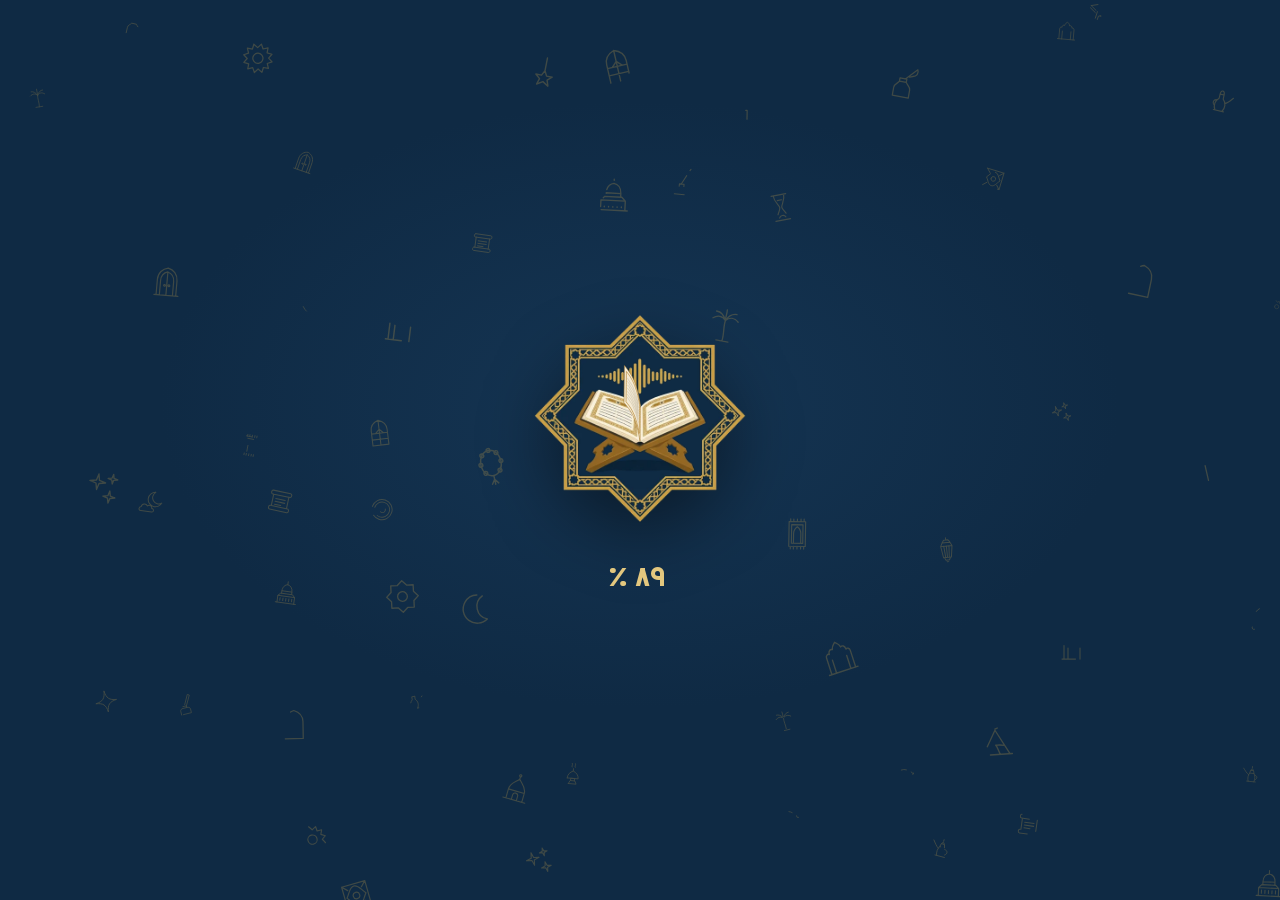
<file: apply-student.html>
<!doctype html>
<html lang="ar" dir="rtl" data-palette="navy" data-brand="rattil">
<head>
  <meta charset="utf-8">
  <meta name="viewport" content="width=device-width, initial-scale=1, viewport-fit=cover">
  <meta name="theme-color" content="#0F2A44">
  <title>التسجيل كطالب — رتّل</title>

  <!-- saved name/palette + arrival curtain, before first paint -->
  <script>
    (function () {
      try {
        var s = JSON.parse(localStorage.getItem('manasa:brand') || '{}');
        if (s.palette) document.documentElement.dataset.palette = s.palette;
        if (s.brand) document.documentElement.dataset.brand = s.brand;
        var nv = sessionStorage.getItem('manasa:nav');
        if (nv) { document.documentElement.classList.add('is-entering'); document.documentElement.dataset.navFrom = nv; sessionStorage.removeItem('manasa:nav'); }
        else if (!sessionStorage.getItem('manasa:seen')) document.documentElement.classList.add('is-entering');   /* first open of the site: the loader too */
        sessionStorage.setItem('manasa:seen', '1');
        var lk = sessionStorage.getItem('manasa:look');   /* loader logo: kids / adults after sign-in */
        if (lk) document.documentElement.dataset.loader = lk;
      } catch (e) {}
    })();
  </script>

  <link rel="icon" type="image/png" href="images/brand/favicon.png">
  <link rel="apple-touch-icon" href="images/brand/apple-touch-icon.png">
  <link rel="preconnect" href="https://fonts.googleapis.com">
  <link rel="preconnect" href="https://fonts.gstatic.com" crossorigin>
  <link rel="stylesheet" href="https://fonts.googleapis.com/css2?family=Amiri+Quran&family=Baloo+Bhaijaan+2:wght@500;700&family=IBM+Plex+Sans+Arabic:wght@300;400;500;600;700&family=Reem+Kufi:wght@500;600;700&display=swap">

  <link rel="stylesheet" href="css/tokens.css?v=202610201135">
  <link rel="stylesheet" href="css/base.css?v=202610201135">
  <link rel="stylesheet" href="css/symbols.css?v=202610201135">
  <link rel="stylesheet" href="css/header.css?v=202610201135">
  <link rel="stylesheet" href="css/switcher.css?v=202610201135">
  <link rel="stylesheet" href="css/forms.css?v=202610201135">
  <link rel="stylesheet" href="css/auth.css?v=202610201135">
</head>
<body class="auth" data-page="applyStudent" data-title="التسجيل كطالب">
  <!-- loader: the star turns round the still picture; the count shows how much has loaded -->
  <div class="loader" aria-hidden="true"><div class="symbols-layer" data-symbols="loader" data-density=".7"></div><div class="loader-logo"><i class="loader-frame"></i><i class="loader-art"></i></div><p class="loader-count"><b data-loader-num>٠</b>٪</p></div>

  <script src="js/sprite.js?v=202610201135"></script>

  <!-- ===== Brand panel: the steps on desktop, a short top on phones ===== -->
  <aside class="auth-brand">
    <div class="symbols-layer" data-symbols="auth" data-density=".6" aria-hidden="true"></div>
    <div class="auth-mtop">
      <a class="back-link" href="index.html"><svg><use href="#i-arrow"/></svg>الرئيسية</a>
      <span class="mini-brand">
        <span class="wordmark wordmark--rattil" data-brand-only="rattil"><span class="wm-accent">رتّل</span><span class="wm-plain" aria-hidden="true">رتل</span></span>
        <span class="wordmark wordmark--uns" data-brand-only="uns" aria-label="أُنس"><svg viewBox="0 0 247 201.4"><use href="#uns-wordmark"/></svg></span>
      </span>
    </div>
    <a class="brand" href="index.html" aria-label="الصفحة الرئيسية">
      <span class="brand-mark"><img data-logo="academy-nowave" src="images/logo/academy-navy-nowave.webp" alt="" width="58" height="58"></span>
      <span class="brand-text">
        <span class="wordmark wordmark--rattil" data-brand-only="rattil"><span class="wm-accent">رتّل</span><span class="wm-plain" aria-hidden="true">رتل</span></span>
        <span class="wordmark wordmark--uns" data-brand-only="uns" aria-label="أُنس"><svg viewBox="0 0 247 201.4"><use href="#uns-wordmark"/></svg></span>
        <span class="brand-tagline" data-brand-only="rattil">اقرأ، وارتقِ، ورتّل</span>
        <span class="brand-tagline" data-brand-only="uns">في صُحبة القرآن… أُنس</span>
      </span>
    </a>
    <div class="auth-brand-mid">
      <img class="auth-emblem" data-logo="kids" src="images/logo/kids-navy.webp" alt="" width="200" height="200">
      <div>
        <h1>ابدأ رحلة الحفظ</h1>
        <p class="lead hide-sm">خمس خطوات قصيرة، وتُحفظ إجاباتك أولًا بأول إن خرجت وعدت.</p>
      </div>
      <ol class="wiz-rail" data-wiz-rail aria-label="خطوات التسجيل"></ol>
    </div>
  </aside>

  <!-- ===== Form ===== -->
  <main class="auth-main">
    <div class="auth-top">
      <a class="back-link" href="index.html"><svg><use href="#i-arrow"/></svg>الرئيسية</a>
      <span class="alt-link">لديك حساب؟ <a href="login.html">سجّل الدخول</a></span>
    </div>

    <div class="auth-card">
      <p class="draft-note" hidden><svg><use href="#i-info"/></svg><span>استعدنا إجاباتك السابقة.</span><button type="button">ابدأ من جديد</button></p>

      <div class="wiz-progress">
        <div class="wiz-progress-top"><b data-wiz-title></b><span data-wiz-count></span></div>
        <div class="wiz-bar"><i data-wiz-bar></i></div>
      </div>

      <form data-wizard data-key="student" novalidate>
        <div class="wiz-viewport">

          <!-- ① who -->
          <section class="wiz-step" data-step data-title="لمن التسجيل؟">
            <header class="wiz-in"><h2>لمن التسجيل؟</h2><p>اختر، وسنكمل الخطوات بحسب اختيارك.</p></header>
            <div class="field wiz-in" data-required-group data-msg="اختر واحدًا من الثلاثة">
              <div class="choice-grid">
                <label class="choice">
                  <input type="radio" name="for" value="child">
                  <span class="choice-body">
                    <span class="choice-ic"><img data-logo="kids" src="images/logo/kids-navy.webp" alt=""></span>
                    <span class="choice-title">لطفلي أو أطفالي</span>
                    <span class="choice-desc">من ٥ إلى ١٢ سنة، وتتابع تقاريرهم من حسابك.</span>
                  </span>
                  <span class="choice-tick"><svg><use href="#i-check"/></svg></span>
                </label>
                <label class="choice">
                  <input type="radio" name="for" value="self">
                  <span class="choice-body">
                    <span class="choice-ic"><img data-logo="adults" src="images/logo/adults-navy.webp" alt=""></span>
                    <span class="choice-title">لنفسي</span>
                    <span class="choice-desc">حفظ جديد أو تثبيت أو تصحيح تلاوة.</span>
                  </span>
                  <span class="choice-tick"><svg><use href="#i-check"/></svg></span>
                </label>
                <label class="choice">
                  <input type="radio" name="for" value="both">
                  <span class="choice-body">
                    <span class="choice-ic"><svg><use href="#i-people"/></svg></span>
                    <span class="choice-title">لي ولأطفالي</span>
                    <span class="choice-desc">الجميع في حساب واحد.</span>
                  </span>
                  <span class="choice-tick"><svg><use href="#i-check"/></svg></span>
                </label>
              </div>
            </div>
          </section>

          <!-- ② guardian / account owner -->
          <section class="wiz-step" data-step data-title="بيانات الحساب">
            <header class="wiz-in"><h2 data-acc-title>بيانات وليّ الأمر</h2><p>بهذا الحساب تدخل وتتابع.</p></header>
            <div class="form-stack">
              <div class="field wiz-in">
                <label for="g-name">الاسم بالكامل</label>
                <div class="control"><svg><use href="#i-user"/></svg><input id="g-name" name="g_name" autocomplete="name" required minlength="3" data-msg="اكتب اسمك" data-msg-short="اكتب الاسم كاملًا"></div>
              </div>
              <div class="field wiz-in">
                <label for="g-phone">رقم الهاتف</label>
                <div class="control control--phone control--select">
                  <input id="g-phone" name="g_phone" type="tel" inputmode="tel" autocomplete="tel-national" placeholder="01xxxxxxxxx" required pattern="[0-9 ]{7,15}" data-msg="اكتب رقم هاتفك" data-msg-pattern="الرقم غير صحيح، اكتبه أرقامًا فقط">
                  <select name="g_code" aria-label="كود الدولة" data-codes></select>
                </div>
                <label class="agree" style="margin-top:6px"><input type="checkbox" name="g_wa_same" value="1" data-single checked> الرقم نفسه عليه واتساب</label>
              </div>
              <div class="reveal-box" data-wa hidden>
                <div class="field">
                  <label for="g-wa">رقم الواتساب</label>
                  <div class="control control--phone"><input id="g-wa" name="g_wa" type="tel" inputmode="tel" placeholder="رقم الواتساب بكود الدولة" pattern="[0-9+ ]{7,16}" data-msg="اكتب رقم الواتساب" data-msg-pattern="الرقم غير صحيح"></div>
                </div>
              </div>
              <div class="form-row wiz-in">
                <div class="field">
                  <label for="g-country">الدولة</label>
                  <div class="control control--select"><svg><use href="#i-globe"/></svg><select id="g-country" name="g_country" required data-msg="اختر الدولة" data-countries></select></div>
                </div>
                <div class="field">
                  <label for="g-email">الإيميل <small>(اختياري)</small></label>
                  <div class="control"><svg><use href="#i-mail"/></svg><input id="g-email" name="g_email" type="email" class="ltr" autocomplete="email" placeholder="name@example.com"></div>
                </div>
              </div>
              <div class="form-row wiz-in">
                <div class="field">
                  <label for="g-pass">كلمة المرور</label>
                  <div class="control">
                    <svg><use href="#i-lock"/></svg>
                    <input id="g-pass" name="g_pass" type="password" autocomplete="new-password" required minlength="6" data-msg="اختر كلمة مرور" data-msg-short="٦ حروف على الأقل">
                    <button type="button" class="pw-eye" aria-pressed="false" aria-label="إظهار كلمة المرور"><svg class="i-on"><use href="#i-eye"/></svg><svg class="i-off"><use href="#i-eye-off"/></svg></button>
                  </div>
                </div>
                <div class="field">
                  <label for="g-pass2">أكّد كلمة المرور</label>
                  <div class="control">
                    <svg><use href="#i-lock"/></svg>
                    <input id="g-pass2" name="g_pass2" type="password" autocomplete="new-password" required data-match="#g-pass" data-msg="اكتبها مرة أخرى" data-msg-match="لا تطابق كلمة المرور">
                  </div>
                </div>
              </div>
            </div>
          </section>

          <!-- ③ learners -->
          <section class="wiz-step" data-step data-title="بيانات الطلاب">
            <header class="wiz-in"><h2 data-learn-title>بيانات الطلاب</h2><p data-learn-lead>لنختار المجلس والمعلّم المناسبين.</p></header>
            <div class="form-stack">
              <div class="wiz-in" data-self-card hidden></div>
              <div class="repeat-list wiz-in" data-kids></div>
              <button type="button" class="add-btn wiz-in" data-add-kid><svg><use href="#i-plus"/></svg>أضف طفلًا آخر</button>
            </div>
          </section>

          <!-- ④ preferences -->
          <section class="wiz-step" data-step data-title="التفضيلات">
            <header class="wiz-in"><h2>التفضيلات</h2><p>اختر ما يناسب كل طالب، وستنسّق الإدارة المواعيد معك.</p></header>
            <div class="form-stack" data-prefs></div>
          </section>

          <!-- ⑤ review -->
          <section class="wiz-step" data-step data-title="مراجعة وإرسال">
            <header class="wiz-in"><h2>راجع قبل الإرسال</h2><p>يمكنك تعديل أي جزء من زر «تعديل».</p></header>
            <div class="review wiz-in" data-review></div>
            <div class="field wiz-in" style="margin-top:18px">
              <label class="agree"><input type="checkbox" name="agree" value="1" data-single required data-msg="الموافقة مطلوبة للمتابعة"> أوافق على تواصل الإدارة معي بالهاتف والواتساب لتحديد المستوى والمواعيد.</label>
            </div>
          </section>

        </div>

        <div class="wiz-actions">
          <button type="button" class="btn btn--soft btn--lg" data-prev hidden><svg style="transform:scaleX(-1)"><use href="#i-arrow"/></svg>رجوع</button>
          <button type="button" class="btn btn--accent btn--lg" data-next><span class="lbl">التالي</span><svg><use href="#i-arrow"/></svg></button>
          <button type="button" class="btn btn--accent btn--lg" data-submit hidden><span class="lbl">أرسل الطلب</span><svg><use href="#i-arrow"/></svg><span class="spin" aria-hidden="true"></span></button>
        </div>
      </form>

      <!-- after sending -->
      <div class="done" data-done>
        <div class="done-mark" aria-hidden="true">
          <svg viewBox="0 0 132 132"><path class="oct" d="M66 6 L84 24 L108 24 L108 48 L126 66 L108 84 L108 108 L84 108 L66 126 L48 108 L24 108 L24 84 L6 66 L24 48 L24 24 L48 24 Z"/><path class="tick" d="M44 67 L60 82 L90 50"/></svg>
        </div>
        <h2>وصل طلبك، بارك الله فيك</h2>
        <p data-done-text>ستراجع الإدارة الطلب وتتواصل معك لتحديد المستوى، وبعد القبول يصلك رقم كل طالب لتدخل به.</p>
        <div class="done-ids" data-done-ids></div>
        <div class="done-actions">
          <a class="btn btn--accent btn--lg" href="index.html">الصفحة الرئيسية</a>
          <a class="btn btn--soft btn--lg" href="login.html">تسجيل الدخول</a>
        </div>
      </div>
    </div>
  </main>

  <script src="js/vendor/gsap.min.js?v=202610201135"></script>
  <script src="js/vendor/ScrollTrigger.min.js?v=202610201135"></script>
  <script src="js/brand.js?v=202610201135"></script>
  <script src="js/logo-waves.js?v=202610201135"></script>
  <script src="js/symbols.js?v=202610201135"></script>
  <script src="js/forms.js?v=202610201135"></script>
  <script src="js/sparkle.js?v=202610201135"></script>
  <script src="js/wizard.js?v=202610201135"></script>
  <script src="js/lists.js?v=202610201135"></script>
  <script src="js/apply-student.js?v=202610201135"></script>
  <script src="js/transitions.js?v=202610201135"></script>
  <script src="js/pageturn.js?v=202610201135"></script>
  <script src="js/auth.js?v=202610201135"></script>
</body>
</html>
</file>
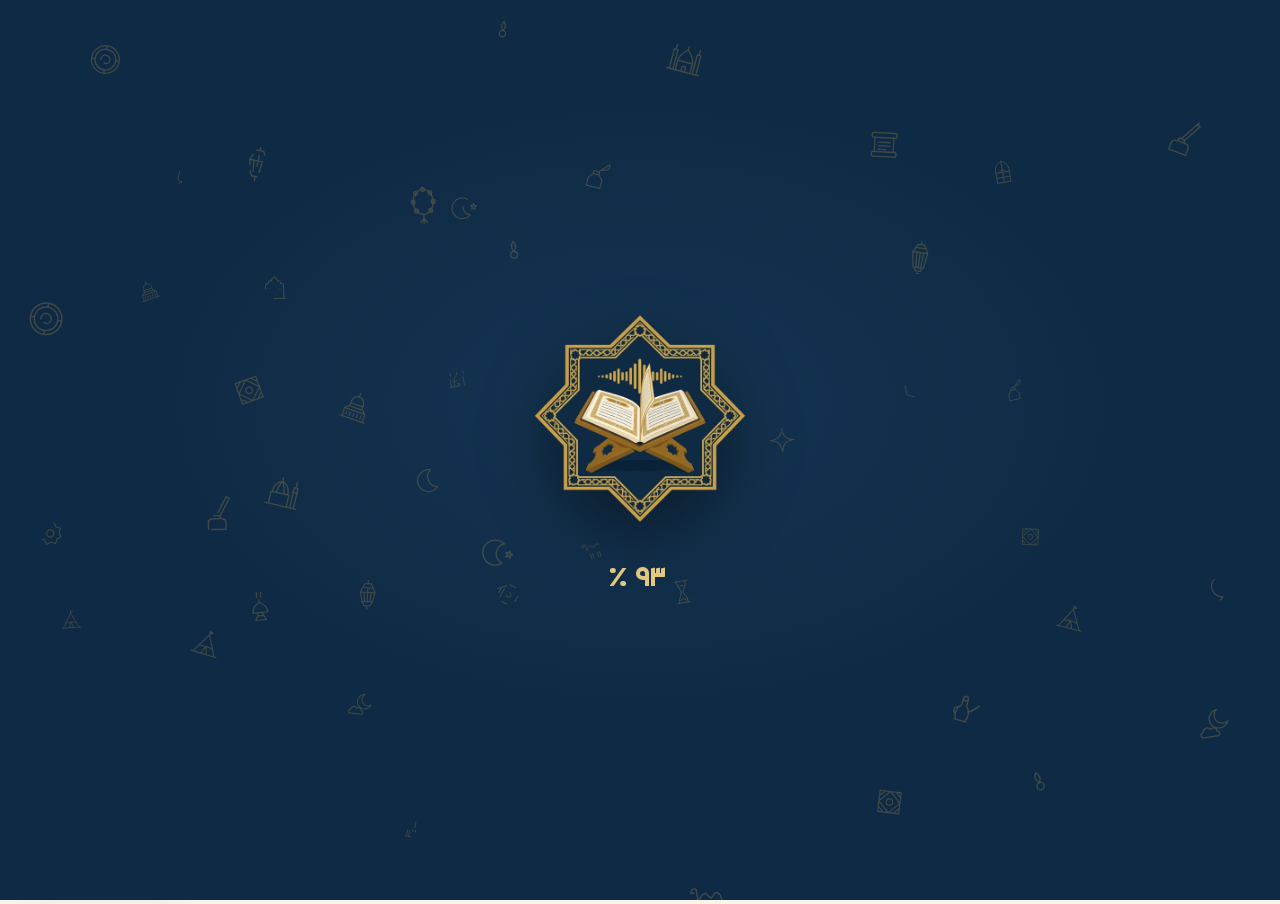
<file: apply-teacher.html>
<!doctype html>
<html lang="ar" dir="rtl" data-palette="navy" data-brand="rattil">
<head>
  <meta charset="utf-8">
  <meta name="viewport" content="width=device-width, initial-scale=1, viewport-fit=cover">
  <meta name="theme-color" content="#0F2A44">
  <title>التقديم كمعلّم — رتّل</title>

  <!-- saved name/palette + arrival curtain, before first paint -->
  <script>
    (function () {
      try {
        var s = JSON.parse(localStorage.getItem('manasa:brand') || '{}');
        if (s.palette) document.documentElement.dataset.palette = s.palette;
        if (s.brand) document.documentElement.dataset.brand = s.brand;
        var nv = sessionStorage.getItem('manasa:nav');
        if (nv) { document.documentElement.classList.add('is-entering'); document.documentElement.dataset.navFrom = nv; sessionStorage.removeItem('manasa:nav'); }
        else if (!sessionStorage.getItem('manasa:seen')) document.documentElement.classList.add('is-entering');   /* first open of the site: the loader too */
        sessionStorage.setItem('manasa:seen', '1');
        var lk = sessionStorage.getItem('manasa:look');   /* loader logo: kids / adults after sign-in */
        if (lk) document.documentElement.dataset.loader = lk;
      } catch (e) {}
    })();
  </script>

  <link rel="icon" type="image/png" href="images/brand/favicon.png">
  <link rel="apple-touch-icon" href="images/brand/apple-touch-icon.png">
  <link rel="preconnect" href="https://fonts.googleapis.com">
  <link rel="preconnect" href="https://fonts.gstatic.com" crossorigin>
  <link rel="stylesheet" href="https://fonts.googleapis.com/css2?family=Amiri+Quran&family=Baloo+Bhaijaan+2:wght@500;700&family=IBM+Plex+Sans+Arabic:wght@300;400;500;600;700&family=Reem+Kufi:wght@500;600;700&display=swap">

  <link rel="stylesheet" href="css/tokens.css?v=202610201135">
  <link rel="stylesheet" href="css/base.css?v=202610201135">
  <link rel="stylesheet" href="css/symbols.css?v=202610201135">
  <link rel="stylesheet" href="css/header.css?v=202610201135">
  <link rel="stylesheet" href="css/switcher.css?v=202610201135">
  <link rel="stylesheet" href="css/forms.css?v=202610201135">
  <link rel="stylesheet" href="css/auth.css?v=202610201135">
</head>
<body class="auth" data-page="applyTeacher" data-title="التقديم كمعلّم">
  <!-- loader: the star turns round the still picture; the count shows how much has loaded -->
  <div class="loader" aria-hidden="true"><div class="symbols-layer" data-symbols="loader" data-density=".7"></div><div class="loader-logo"><i class="loader-frame"></i><i class="loader-art"></i></div><p class="loader-count"><b data-loader-num>٠</b>٪</p></div>

  <script src="js/sprite.js?v=202610201135"></script>

  <!-- ===== Brand panel: the steps on desktop, a short top on phones ===== -->
  <aside class="auth-brand">
    <div class="symbols-layer" data-symbols="auth" data-density=".6" aria-hidden="true"></div>
    <div class="auth-mtop">
      <a class="back-link" href="index.html"><svg><use href="#i-arrow"/></svg>الرئيسية</a>
      <span class="mini-brand">
        <span class="wordmark wordmark--rattil" data-brand-only="rattil"><span class="wm-accent">رتّل</span><span class="wm-plain" aria-hidden="true">رتل</span></span>
        <span class="wordmark wordmark--uns" data-brand-only="uns" aria-label="أُنس"><svg viewBox="0 0 247 201.4"><use href="#uns-wordmark"/></svg></span>
      </span>
    </div>
    <a class="brand" href="index.html" aria-label="الصفحة الرئيسية">
      <span class="brand-mark"><img data-logo="academy-nowave" src="images/logo/academy-navy-nowave.webp" alt="" width="58" height="58"></span>
      <span class="brand-text">
        <span class="wordmark wordmark--rattil" data-brand-only="rattil"><span class="wm-accent">رتّل</span><span class="wm-plain" aria-hidden="true">رتل</span></span>
        <span class="wordmark wordmark--uns" data-brand-only="uns" aria-label="أُنس"><svg viewBox="0 0 247 201.4"><use href="#uns-wordmark"/></svg></span>
        <span class="brand-tagline" data-brand-only="rattil">اقرأ، وارتقِ، ورتّل</span>
        <span class="brand-tagline" data-brand-only="uns">في صُحبة القرآن… أُنس</span>
      </span>
    </a>
    <div class="auth-brand-mid">
      <img class="auth-emblem" data-logo="adults" src="images/logo/adults-navy.webp" alt="" width="200" height="200">
      <div>
        <h1>انضم إلى فريق المعلّمين</h1>
        <p class="lead hide-sm">«خَيْرُكُمْ مَنْ تَعَلَّمَ الْقُرْآنَ وَعَلَّمَهُ». خمس خطوات، وتُحفظ إجاباتك أولًا بأول.</p>
      </div>
      <ol class="wiz-rail" data-wiz-rail aria-label="خطوات التقديم"></ol>
    </div>
  </aside>

  <!-- ===== Form ===== -->
  <main class="auth-main">
    <div class="auth-top">
      <a class="back-link" href="index.html"><svg><use href="#i-arrow"/></svg>الرئيسية</a>
      <span class="alt-link">لديك حساب؟ <a href="login.html">سجّل الدخول</a></span>
    </div>

    <div class="auth-card">
      <p class="draft-note" hidden><svg><use href="#i-info"/></svg><span>استعدنا إجاباتك السابقة.</span><button type="button">ابدأ من جديد</button></p>

      <div class="wiz-progress">
        <div class="wiz-progress-top"><b data-wiz-title></b><span data-wiz-count></span></div>
        <div class="wiz-bar"><i data-wiz-bar></i></div>
      </div>

      <form data-wizard data-key="teacher" novalidate>
        <div class="wiz-viewport">

          <!-- ① personal -->
          <section class="wiz-step" data-step data-title="البيانات الشخصية">
            <header class="wiz-in"><h2>البيانات الشخصية</h2><p>بها ننشئ حسابك بعد قبول الطلب.</p></header>
            <div class="form-stack">
              <div class="field wiz-in">
                <label for="t-name">الاسم بالكامل</label>
                <div class="control"><svg><use href="#i-user"/></svg><input id="t-name" name="t_name" autocomplete="name" required minlength="3" data-msg="اكتب اسمك" data-msg-short="اكتب الاسم كاملًا"></div>
              </div>
              <div class="wiz-in"><span class="form-q">أنت</span>
                <div class="field" data-required-group data-msg="اختر"><div class="pills" role="radiogroup">
                  <label><input type="radio" name="t_gender" value="m"><span>معلّم</span></label>
                  <label><input type="radio" name="t_gender" value="f"><span>معلّمة</span></label>
                </div></div>
              </div>
              <div class="field wiz-in">
                <label for="t-phone">رقم الهاتف</label>
                <div class="control control--phone control--select">
                  <input id="t-phone" name="t_phone" type="tel" inputmode="tel" autocomplete="tel-national" placeholder="01xxxxxxxxx" required pattern="[0-9 ]{7,15}" data-msg="اكتب رقم هاتفك" data-msg-pattern="الرقم غير صحيح، اكتبه أرقامًا فقط">
                  <select name="t_code" aria-label="كود الدولة" data-codes></select>
                </div>
                <label class="agree" style="margin-top:6px"><input type="checkbox" name="t_wa_same" value="1" data-single checked> الرقم نفسه عليه واتساب</label>
              </div>
              <div class="reveal-box" data-wa hidden>
                <div class="field">
                  <label for="t-wa">رقم الواتساب</label>
                  <div class="control control--phone"><input id="t-wa" name="t_wa" type="tel" inputmode="tel" placeholder="رقم الواتساب بكود الدولة" pattern="[0-9+ ]{7,16}" data-msg="اكتب رقم الواتساب" data-msg-pattern="الرقم غير صحيح"></div>
                </div>
              </div>
              <div class="form-row wiz-in">
                <div class="field">
                  <label for="t-country">الدولة</label>
                  <div class="control control--select"><svg><use href="#i-globe"/></svg><select id="t-country" name="t_country" required data-msg="اختر الدولة" data-countries></select></div>
                </div>
                <div class="field">
                  <label for="t-email">الإيميل</label>
                  <div class="control"><svg><use href="#i-mail"/></svg><input id="t-email" name="t_email" type="email" class="ltr" autocomplete="email" placeholder="name@example.com" required data-msg="اكتب الإيميل"></div>
                </div>
              </div>
              <div class="form-row wiz-in">
                <div class="field">
                  <label for="t-pass">كلمة المرور</label>
                  <div class="control">
                    <svg><use href="#i-lock"/></svg>
                    <input id="t-pass" name="t_pass" type="password" autocomplete="new-password" required minlength="6" data-msg="اختر كلمة مرور" data-msg-short="٦ حروف على الأقل">
                    <button type="button" class="pw-eye" aria-pressed="false" aria-label="إظهار كلمة المرور"><svg class="i-on"><use href="#i-eye"/></svg><svg class="i-off"><use href="#i-eye-off"/></svg></button>
                  </div>
                </div>
                <div class="field">
                  <label for="t-pass2">أكّد كلمة المرور</label>
                  <div class="control"><svg><use href="#i-lock"/></svg><input id="t-pass2" name="t_pass2" type="password" autocomplete="new-password" required data-match="#t-pass" data-msg="اكتبها مرة أخرى" data-msg-match="لا تطابق كلمة المرور"></div>
                </div>
              </div>
            </div>
          </section>

          <!-- ② qualifications -->
          <section class="wiz-step" data-step data-title="المؤهلات">
            <header class="wiz-in"><h2>المؤهلات</h2><p>ما تحفظه، وإجازتك إن وُجدت، وخبرتك في التحفيظ.</p></header>
            <div class="form-stack">
              <div class="field wiz-in"><div class="range" data-format="{n} جزء">
                <div class="range-top"><span class="form-q">مقدار حفظك</span><output class="range-value"></output></div>
                <input type="range" name="t_mem" min="1" max="30" step="1" value="30" aria-label="مقدار الحفظ">
                <div class="range-scale"><span>١</span><span>١٠</span><span>٢٠</span><span>٣٠ جزءًا</span></div>
              </div></div>

              <div class="wiz-in"><span class="form-q">هل لديك إجازة في القرآن؟</span>
                <div class="field" data-required-group data-msg="اختر"><div class="pills" role="radiogroup">
                  <label><input type="radio" name="t_ijaza" value="yes"><span>نعم</span></label>
                  <label><input type="radio" name="t_ijaza" value="no"><span>لا</span></label>
                </div></div>
              </div>
              <div class="reveal-box" data-ijaza hidden>
                <div class="form-stack">
                  <div class="field" data-required-group data-min-checked="1" data-msg="اختر رواية واحدة على الأقل">
                    <span class="form-q">الرواية</span>
                    <div class="chips-pick">
                      <label class="chip"><input type="checkbox" name="t_riwaya" value="حفص عن عاصم"><span>حفص عن عاصم</span></label>
                      <label class="chip"><input type="checkbox" name="t_riwaya" value="شعبة عن عاصم"><span>شعبة عن عاصم</span></label>
                      <label class="chip"><input type="checkbox" name="t_riwaya" value="ورش عن نافع"><span>ورش عن نافع</span></label>
                      <label class="chip"><input type="checkbox" name="t_riwaya" value="قالون عن نافع"><span>قالون عن نافع</span></label>
                      <label class="chip"><input type="checkbox" name="t_riwaya" value="الدوري عن أبي عمرو"><span>الدوري عن أبي عمرو</span></label>
                      <label class="chip"><input type="checkbox" name="t_riwaya" value="القراءات العشر"><span>القراءات العشر</span></label>
                    </div>
                  </div>
                  <div class="field">
                    <span class="form-q">صورة الإجازة</span>
                    <label class="file-drop">
                      <input type="file" name="t_ijaza_file" accept="image/*,application/pdf" data-msg="ارفع صورة الإجازة">
                      <span class="fd-ic"><svg><use href="#i-upload"/></svg></span>
                      <span><b>ارفع صورة أو ملف PDF</b><small>اضغط للاختيار أو اسحب الملف هنا</small></span>
                    </label>
                  </div>
                </div>
              </div>

              <div class="field wiz-in"><span class="form-q">سنوات الخبرة في التحفيظ</span>
                <div class="stepper" data-format="{n} سنوات">
                  <button type="button" data-step="-1" aria-label="أقل">−</button><output></output><button type="button" data-step="1" aria-label="أكثر">+</button>
                  <input type="hidden" name="t_years" value="2" min="0" max="40">
                </div>
              </div>

              <div class="field wiz-in" data-required-group data-min-checked="1" data-msg="اختر واحدًا على الأقل">
                <span class="form-q">تدرّس</span>
                <div class="chips-pick">
                  <label class="chip"><input type="checkbox" name="t_teaches" value="kids"><span>الأطفال</span></label>
                  <label class="chip"><input type="checkbox" name="t_teaches" value="adults"><span>الكبار</span></label>
                </div>
              </div>

              <div class="field wiz-in">
                <label for="t-bio">نبذة قصيرة <small>(اختياري)</small></label>
                <div class="control control--area"><textarea id="t-bio" name="t_bio" rows="3" maxlength="400" placeholder="أين درست، وعلى يد من قرأت، وأي تجربة تحب أن نعرفها"></textarea></div>
              </div>
            </div>
          </section>

          <!-- ③ recitation -->
          <section class="wiz-step" data-step data-title="تسجيل التلاوة">
            <header class="wiz-in"><h2>تسجيل التلاوة</h2><p>اقرأ أول عشر آيات من سورة مريم، من ﴿كٓهيعٓصٓ﴾ إلى ﴿ثَلَٰثَ لَيَالٖ سَوِيّٗا﴾، وسيستمع إليها المشرف.</p></header>
            <div class="form-stack">
              <div class="wiz-in"><div class="field"><div class="pills" role="radiogroup">
                <label><input type="radio" name="t_rec_mode" value="record" checked><span><svg width="18" height="18"><use href="#i-mic"/></svg>سجّل الآن</span></label>
                <label><input type="radio" name="t_rec_mode" value="upload"><span><svg width="18" height="18"><use href="#i-upload"/></svg>ارفع ملفًا</span></label>
              </div></div></div>

              <div class="recorder wiz-in" data-recorder>
                <p class="rec-ayah">﴿ تَبَٰرَكَ ٱلَّذِي بِيَدِهِ ٱلْمُلْكُ وَهُوَ عَلَىٰ كُلِّ شَيْءٖ قَدِيرٌ ﴾</p>
                <div class="rec-wave" aria-hidden="true" data-rec-wave></div>
                <div class="rec-time" data-rec-time>٠:٠٠</div>
                <div class="rec-controls">
                  <button type="button" class="rec-btn" data-rec-toggle aria-label="ابدأ التسجيل"><svg class="i-mic"><use href="#i-mic"/></svg><span class="i-stop" aria-hidden="true"></span></button>
                </div>
                <div class="rec-after" data-rec-after hidden>
                  <audio controls data-rec-audio></audio>
                  <button type="button" class="inline-link" data-rec-redo>أعد التسجيل</button>
                </div>
                <p class="rec-hint" data-rec-hint>اضغط الزر وابدأ القراءة، ثم اضغطه مرة أخرى للإيقاف.</p>
              </div>

              <div class="field wiz-in" data-rec-upload hidden>
                <label class="file-drop">
                  <input type="file" name="t_rec_file" accept="audio/*" data-msg="ارفع ملف التلاوة">
                  <span class="fd-ic"><svg><use href="#i-file"/></svg></span>
                  <span><b>ارفع ملفًا صوتيًا</b><small>mp3 أو m4a أو wav</small></span>
                </label>
              </div>
              <p class="notice notice--error" data-rec-error hidden><svg><use href="#i-alert"/></svg><span></span></p>
            </div>
          </section>

          <!-- ④ availability -->
          <section class="wiz-step" data-step data-title="المواعيد المتاحة">
            <header class="wiz-in"><h2>المواعيد المتاحة</h2><p>اضغط على الفترات التي تستطيع التدريس فيها كل أسبوع.</p></header>
            <div class="form-stack">
              <div class="field wiz-in" data-required-group data-min-checked="1" data-msg="اختر فترة واحدة على الأقل">
                <div class="avail" data-avail></div>
                <p class="form-hint" data-avail-count></p>
              </div>
              <div class="field wiz-in"><div class="range" data-format="{n} ساعة">
                <div class="range-top"><span class="form-q">عدد الساعات في الأسبوع</span><output class="range-value"></output></div>
                <input type="range" name="t_hours" min="2" max="40" step="1" value="10" aria-label="عدد الساعات في الأسبوع">
                <div class="range-scale"><span>٢</span><span>٢٠</span><span>٤٠ ساعة</span></div>
              </div></div>
            </div>
          </section>

          <!-- ⑤ review -->
          <section class="wiz-step" data-step data-title="مراجعة وإرسال">
            <header class="wiz-in"><h2>راجع قبل الإرسال</h2><p>يمكنك تعديل أي جزء من زر «تعديل».</p></header>
            <div class="review wiz-in" data-review></div>
            <div class="field wiz-in" style="margin-top:18px">
              <label class="agree"><input type="checkbox" name="agree" value="1" data-single required data-msg="الموافقة مطلوبة للمتابعة"> أقر بصحة البيانات، وأوافق على مراجعة الطلب والاستماع إلى التلاوة قبل القبول.</label>
            </div>
          </section>

        </div>

        <div class="wiz-actions">
          <button type="button" class="btn btn--soft btn--lg" data-prev hidden><svg style="transform:scaleX(-1)"><use href="#i-arrow"/></svg>رجوع</button>
          <button type="button" class="btn btn--accent btn--lg" data-next><span class="lbl">التالي</span><svg><use href="#i-arrow"/></svg></button>
          <button type="button" class="btn btn--accent btn--lg" data-submit hidden><span class="lbl">أرسل الطلب</span><svg><use href="#i-arrow"/></svg><span class="spin" aria-hidden="true"></span></button>
        </div>
      </form>

      <div class="done" data-done>
        <div class="done-mark" aria-hidden="true">
          <svg viewBox="0 0 132 132"><path class="oct" d="M66 6 L84 24 L108 24 L108 48 L126 66 L108 84 L108 108 L84 108 L66 126 L48 108 L24 108 L24 84 L6 66 L24 48 L24 24 L48 24 Z"/><path class="tick" d="M44 67 L60 82 L90 50"/></svg>
        </div>
        <h2>وصل طلبك، جزاك الله خيرًا</h2>
        <p>سيراجع المشرف بياناتك ويستمع إلى التلاوة، ثم نتواصل معك على الواتساب. بعد القبول تدخل برقم هاتفك وكلمة المرور التي اخترتها.</p>
        <div class="done-ids" data-done-ids></div>
        <div class="done-actions">
          <a class="btn btn--accent btn--lg" href="index.html">الصفحة الرئيسية</a>
          <a class="btn btn--soft btn--lg" href="login.html">تسجيل الدخول</a>
        </div>
      </div>
    </div>
  </main>

  <script src="js/vendor/gsap.min.js?v=202610201135"></script>
  <script src="js/vendor/ScrollTrigger.min.js?v=202610201135"></script>
  <script src="js/brand.js?v=202610201135"></script>
  <script src="js/logo-waves.js?v=202610201135"></script>
  <script src="js/symbols.js?v=202610201135"></script>
  <script src="js/forms.js?v=202610201135"></script>
  <script src="js/sparkle.js?v=202610201135"></script>
  <script src="js/wizard.js?v=202610201135"></script>
  <script src="js/lists.js?v=202610201135"></script>
  <script src="js/apply-teacher.js?v=202610201135"></script>
  <script src="js/transitions.js?v=202610201135"></script>
  <script src="js/pageturn.js?v=202610201135"></script>
  <script src="js/auth.js?v=202610201135"></script>
</body>
</html>
</file>
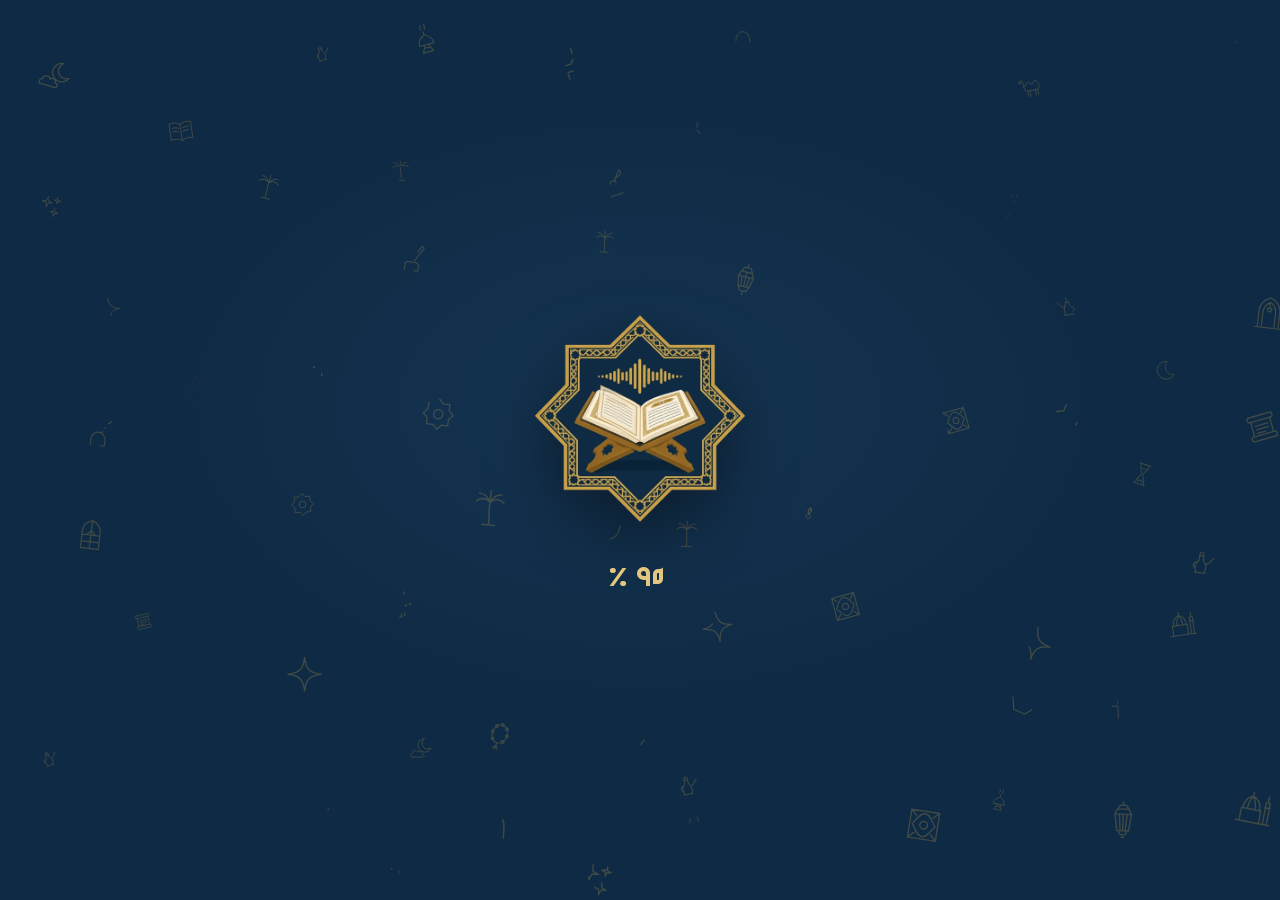
<file: council.html>
<!doctype html>
<html lang="ar" dir="rtl" data-palette="navy" data-brand="rattil">
<head>
  <meta charset="utf-8">
  <meta name="viewport" content="width=device-width, initial-scale=1, viewport-fit=cover">
  <meta name="theme-color" content="#0F2A44">
  <title>تفاصيل المجلس — رتّل</title>
  <meta name="robots" content="noindex">

  <!-- saved name/palette + arrival curtain, before first paint -->
  <script>
    (function () {
      try {
        var s = JSON.parse(localStorage.getItem('manasa:brand') || '{}');
        if (s.palette) document.documentElement.dataset.palette = s.palette;
        if (s.brand) document.documentElement.dataset.brand = s.brand;
        var nv = sessionStorage.getItem('manasa:nav');
        if (nv) { document.documentElement.classList.add('is-entering'); document.documentElement.dataset.navFrom = nv; sessionStorage.removeItem('manasa:nav'); }
        else if (!sessionStorage.getItem('manasa:seen')) document.documentElement.classList.add('is-entering');   /* first open of the site: the loader too */
        sessionStorage.setItem('manasa:seen', '1');
        var lk = sessionStorage.getItem('manasa:look');   /* loader logo: kids / adults after sign-in */
        if (lk) document.documentElement.dataset.loader = lk;
      } catch (e) {}
    })();
  </script>

  <link rel="icon" type="image/png" href="images/brand/favicon.png">
  <link rel="apple-touch-icon" href="images/brand/apple-touch-icon.png">
  <link rel="preconnect" href="https://fonts.googleapis.com">
  <link rel="preconnect" href="https://fonts.gstatic.com" crossorigin>
  <link rel="stylesheet" href="https://fonts.googleapis.com/css2?family=Amiri+Quran&family=Baloo+Bhaijaan+2:wght@500;700&family=IBM+Plex+Sans+Arabic:wght@300;400;500;600;700&family=Reem+Kufi:wght@500;600;700&display=swap">

  <link rel="stylesheet" href="css/tokens.css?v=202610201135">
  <link rel="stylesheet" href="css/base.css?v=202610201135">
  <link rel="stylesheet" href="css/header.css?v=202610201135">
  <link rel="stylesheet" href="css/switcher.css?v=202610201135">
  <link rel="stylesheet" href="css/forms.css?v=202610201135">
  <link rel="stylesheet" href="css/auth.css?v=202610201135">
  <link rel="stylesheet" href="css/symbols.css?v=202610201135">
  <link rel="stylesheet" href="css/app.css?v=202610201135">
</head>
<body class="app" data-page="council" data-title="تفاصيل المجلس">
  <!-- loader: the star turns round the still picture; the count shows how much has loaded -->
  <div class="loader" aria-hidden="true"><div class="symbols-layer" data-symbols="loader" data-density=".7"></div><div class="loader-logo"><i class="loader-frame"></i><i class="loader-art"></i></div><p class="loader-count"><b data-loader-num>٠</b>٪</p></div>

  <script src="js/sprite.js?v=202610201135"></script>

  <aside class="app-side" data-side></aside>
  <header class="app-top" data-top></header>

  <main class="app-main">
    <div class="app-wrap" data-root>
      <div class="empty"><svg><use href="#i-clock"/></svg>جارٍ التحميل…</div>
    </div>
  </main>

  <nav data-tabs></nav>

  <script src="js/vendor/gsap.min.js?v=202610201135"></script>
  <script src="js/vendor/ScrollTrigger.min.js?v=202610201135"></script>
  <script src="js/brand.js?v=202610201135"></script>
  <script src="js/forms.js?v=202610201135"></script>
  <script src="js/data.js?v=202610201135"></script>
  <script src="js/transitions.js?v=202610201135"></script>
  <script src="js/pageturn.js?v=202610201135"></script>
  <script src="js/symbols.js?v=202610201135"></script>
  <script src="js/app.js?v=202610201135"></script>
  <script src="js/teacher-common.js?v=202610201135"></script>
  <script src="js/council.js?v=202610201135"></script>
</body>
</html>
</file>
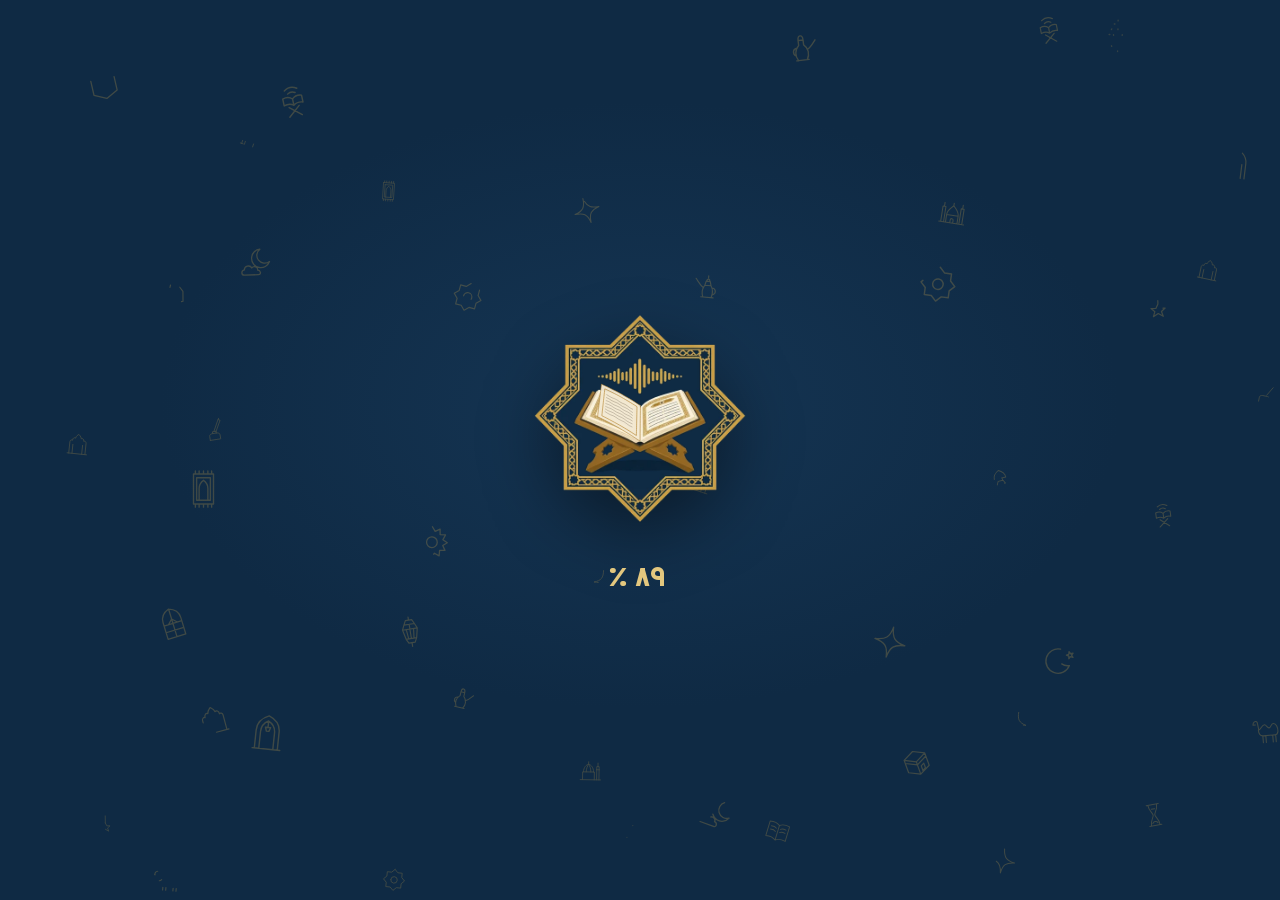
<file: login.html>
<!doctype html>
<html lang="ar" dir="rtl" data-palette="navy" data-brand="rattil">
<head>
  <meta charset="utf-8">
  <meta name="viewport" content="width=device-width, initial-scale=1, viewport-fit=cover">
  <meta name="theme-color" content="#0F2A44">
  <title>تسجيل الدخول — رتّل</title>
  <meta name="robots" content="noindex">

  <!-- apply the saved name/palette before first paint -->
  <script>
    (function () {
      try {
        var s = JSON.parse(localStorage.getItem('manasa:brand') || '{}');
        if (s.palette) document.documentElement.dataset.palette = s.palette;
        if (s.brand) document.documentElement.dataset.brand = s.brand;
        var nv = sessionStorage.getItem('manasa:nav');
        if (nv) { document.documentElement.classList.add('is-entering'); document.documentElement.dataset.navFrom = nv; sessionStorage.removeItem('manasa:nav'); }
        else if (!sessionStorage.getItem('manasa:seen')) document.documentElement.classList.add('is-entering');   /* first open of the site: the loader too */
        sessionStorage.setItem('manasa:seen', '1');
        var lk = sessionStorage.getItem('manasa:look');   /* loader logo: kids / adults after sign-in */
        if (lk) document.documentElement.dataset.loader = lk;
      } catch (e) {}
    })();
  </script>

  <link rel="icon" type="image/png" href="images/brand/favicon.png">
  <link rel="apple-touch-icon" href="images/brand/apple-touch-icon.png">
  <link rel="preconnect" href="https://fonts.googleapis.com">
  <link rel="preconnect" href="https://fonts.gstatic.com" crossorigin>
  <link rel="stylesheet" href="https://fonts.googleapis.com/css2?family=Amiri+Quran&family=Baloo+Bhaijaan+2:wght@500;700&family=IBM+Plex+Sans+Arabic:wght@300;400;500;600;700&family=Reem+Kufi:wght@500;600;700&display=swap">

  <link rel="stylesheet" href="css/tokens.css?v=202610201135">
  <link rel="stylesheet" href="css/base.css?v=202610201135">
  <link rel="stylesheet" href="css/symbols.css?v=202610201135">
  <link rel="stylesheet" href="css/header.css?v=202610201135">
  <link rel="stylesheet" href="css/switcher.css?v=202610201135">
  <link rel="stylesheet" href="css/forms.css?v=202610201135">
  <link rel="stylesheet" href="css/auth.css?v=202610201135">
</head>
<body class="auth" data-page="login" data-title="تسجيل الدخول">
  <!-- loader: the star turns round the still picture; the count shows how much has loaded -->
  <div class="loader" aria-hidden="true"><div class="symbols-layer" data-symbols="loader" data-density=".7"></div><div class="loader-logo"><i class="loader-frame"></i><i class="loader-art"></i></div><p class="loader-count"><b data-loader-num>٠</b>٪</p></div>

  <script src="js/sprite.js?v=202610201135"></script>

  <!-- ===== Brand panel (beside the form on desktop, a short top on phones) ===== -->
  <aside class="auth-brand">
    <div class="symbols-layer" data-symbols="auth" data-density=".6" aria-hidden="true"></div>
    <div class="auth-mtop">
      <a class="back-link" href="index.html"><svg><use href="#i-arrow"/></svg>الرئيسية</a>
      <span class="mini-brand">
        <span class="wordmark wordmark--rattil" data-brand-only="rattil"><span class="wm-accent">رتّل</span><span class="wm-plain" aria-hidden="true">رتل</span></span>
        <span class="wordmark wordmark--uns" data-brand-only="uns" aria-label="أُنس"><svg viewBox="0 0 247 201.4"><use href="#uns-wordmark"/></svg></span>
      </span>
    </div>
    <a class="brand" href="index.html" aria-label="الصفحة الرئيسية">
      <span class="brand-mark"><img data-logo="academy-nowave" src="images/logo/academy-navy-nowave.webp" alt="" width="58" height="58"></span>
      <span class="brand-text">
        <span class="wordmark wordmark--rattil" data-brand-only="rattil"><span class="wm-accent">رتّل</span><span class="wm-plain" aria-hidden="true">رتل</span></span>
        <span class="wordmark wordmark--uns" data-brand-only="uns" aria-label="أُنس"><svg viewBox="0 0 247 201.4"><use href="#uns-wordmark"/></svg></span>
        <span class="brand-tagline" data-brand-only="rattil">اقرأ، وارتقِ، ورتّل</span>
        <span class="brand-tagline" data-brand-only="uns">في صُحبة القرآن… أُنس</span>
      </span>
    </a>
    <div class="auth-brand-mid">
      <div class="auth-logo" aria-hidden="true">
        <svg class="ring"><use href="#octagram" fill="none" stroke="currentColor" stroke-width=".35" stroke-dasharray="1.2 2.2"/></svg>
        <div class="logo-stack">
          <img data-logo="academy-nowave" src="images/logo/academy-navy-nowave.webp" alt="" width="1024" height="1024">
          <svg class="logo-waves" data-waves viewBox="0 0 1024 1024"></svg>
        </div>
      </div>
      <div>
        <h1>أهلاً بعودتك</h1>
        <p class="lead">ادخل إلى حسابك وتابع حلقاتك وتقارير معلّمك.</p>
      </div>
      <p class="auth-quote">
        <span data-brand-only="rattil">﴿ وَرَتِّلِ ٱلْقُرْءَانَ تَرْتِيلًا ﴾</span>
        <span data-brand-only="uns">﴿ أَلَا بِذِكْرِ ٱللَّهِ تَطْمَئِنُّ ٱلْقُلُوبُ ﴾</span>
      </p>
    </div>
  </aside>

  <!-- ===== Form ===== -->
  <main class="auth-main">
    <div class="auth-top">
      <a class="back-link" href="index.html"><svg><use href="#i-arrow"/></svg>الرئيسية</a>
      <span class="alt-link">جديد هنا؟ <a href="apply-student.html">سجّل الآن</a></span>
    </div>
    <div class="auth-card">
      <header>
        <h2>تسجيل الدخول</h2>
        <p>اختر نوع حسابك وادخل برقم هاتفك.</p>
      </header>

      <form class="form-stack" data-login novalidate>
        <div class="field login-switch">
          <div class="pills" role="radiogroup" aria-label="نوع الحساب">
            <label><input type="radio" name="role" value="student" checked><span><svg width="18" height="18"><use href="#i-user"/></svg>طالب أو وليّ أمر</span></label>
            <label><input type="radio" name="role" value="teacher"><span><svg width="18" height="18"><use href="#i-award"/></svg>معلّم</span></label>
          </div>
        </div>

        <div class="field">
          <label for="login-phone">رقم الهاتف</label>
          <div class="control control--phone control--select">
            <input id="login-phone" name="phone" type="tel" inputmode="tel" autocomplete="tel-national" placeholder="01xxxxxxxxx" required pattern="[0-9 ]{7,15}" data-msg="اكتب رقم هاتفك" data-msg-pattern="الرقم غير صحيح، اكتبه أرقامًا فقط">
            <select name="code" aria-label="كود الدولة">
              <option value="+20" selected>+20 مصر</option><option value="+966">+966 السعودية</option><option value="+971">+971 الإمارات</option>
              <option value="+965">+965 الكويت</option><option value="+974">+974 قطر</option><option value="+973">+973 البحرين</option>
              <option value="+968">+968 عُمان</option><option value="+962">+962 الأردن</option><option value="+212">+212 المغرب</option>
              <option value="+213">+213 الجزائر</option><option value="+216">+216 تونس</option><option value="+44">+44 بريطانيا</option>
              <option value="+1">+1 أمريكا وكندا</option><option value="+49">+49 ألمانيا</option>
            </select>
          </div>
        </div>

        <!-- shown when the phone belongs to more than one account (e.g. a family) -->
        <div class="reveal-box" data-shared hidden>
          <div class="form-stack">
            <p class="notice"><svg><use href="#i-info"/></svg><span>هذا الرقم مرتبط بأكثر من طالب. اكتب <b>رقم الطالب</b> الذي ستدخل به، وتجده في رسالة قبول التسجيل.</span></p>
            <div class="field">
              <label for="login-shared">رقم الطالب</label>
              <div class="control">
                <svg><use href="#i-hash"/></svg>
                <input id="login-shared" name="shared_account" class="ltr" inputmode="numeric" placeholder="مثلاً 10234" pattern="[0-9]{4,8}" data-msg="اكتب رقم الطالب" data-msg-pattern="رقم الطالب أرقام فقط (من ٤ إلى ٨)">
              </div>
            </div>
          </div>
        </div>

        <div class="field">
          <label for="login-pass">كلمة المرور</label>
          <div class="control">
            <svg><use href="#i-lock"/></svg>
            <input id="login-pass" name="password" type="password" autocomplete="current-password" required minlength="6" data-msg="اكتب كلمة المرور" data-msg-short="كلمة المرور ٦ حروف على الأقل">
            <button type="button" class="pw-eye" aria-pressed="false" aria-label="إظهار كلمة المرور"><svg class="i-on"><use href="#i-eye"/></svg><svg class="i-off"><use href="#i-eye-off"/></svg></button>
          </div>
          <button type="button" class="inline-link" style="align-self:flex-start" data-forgot>نسيت كلمة المرور؟</button>
        </div>

        <div class="reveal-box" data-forgot-box hidden>
          <p class="notice"><svg><use href="#i-phone"/></svg><span>تواصل مع الإدارة على واتساب <b>[رقم واتساب]</b> لإرسال كلمة مرور جديدة.</span></p>
        </div>

        <p class="notice notice--error" data-login-error hidden><svg><use href="#i-alert"/></svg><span></span></p>
        <p class="notice notice--ok" data-login-ok hidden><svg><use href="#i-check"/></svg><span></span></p>

        <button type="submit" class="btn btn--accent btn--lg" data-login-submit><span class="lbl">دخول</span><svg><use href="#i-arrow"/></svg><span class="spin" aria-hidden="true"></span></button>
      </form>

      <div class="login-foot">
        <span>لست مسجّلًا؟ <a href="apply-student.html">سجّل كطالب أو وليّ أمر</a></span>
        <span>معلّم قرآن؟ <a href="apply-teacher.html">قدّم كمعلّم</a></span>
      </div>

      <!-- test accounts while there's no backend; remove when the API is connected -->
      <details class="demo-box">
        <summary><svg><use href="#i-info"/></svg>حسابات للتجربة (مؤقتة)</summary>
        <ul>
          <li>معلّم: <code>01011112222</code></li>
          <li>طالب: <code>01055556666</code></li>
          <li>وليّ أمر: <code>01033334444</code> بدون رقم طالب، أو معه رقم الطالب <code>10234</code> (يوسف) أو <code>10235</code> (مريم) للدخول بحساب الطفل</li>
          <li>كلمة المرور لكل الحسابات: <code>123456</code></li>
        </ul>
      </details>
    </div>
  </main>

  <script src="js/vendor/gsap.min.js?v=202610201135"></script>
  <script src="js/vendor/ScrollTrigger.min.js?v=202610201135"></script>
  <script src="js/brand.js?v=202610201135"></script>
  <script src="js/logo-waves.js?v=202610201135"></script>
  <script src="js/symbols.js?v=202610201135"></script>
  <script src="js/forms.js?v=202610201135"></script>
  <script src="js/sparkle.js?v=202610201135"></script>
  <script src="js/login.js?v=202610201135"></script>
  <script src="js/transitions.js?v=202610201135"></script>
  <script src="js/pageturn.js?v=202610201135"></script>
  <script src="js/auth.js?v=202610201135"></script>
</body>
</html>
</file>
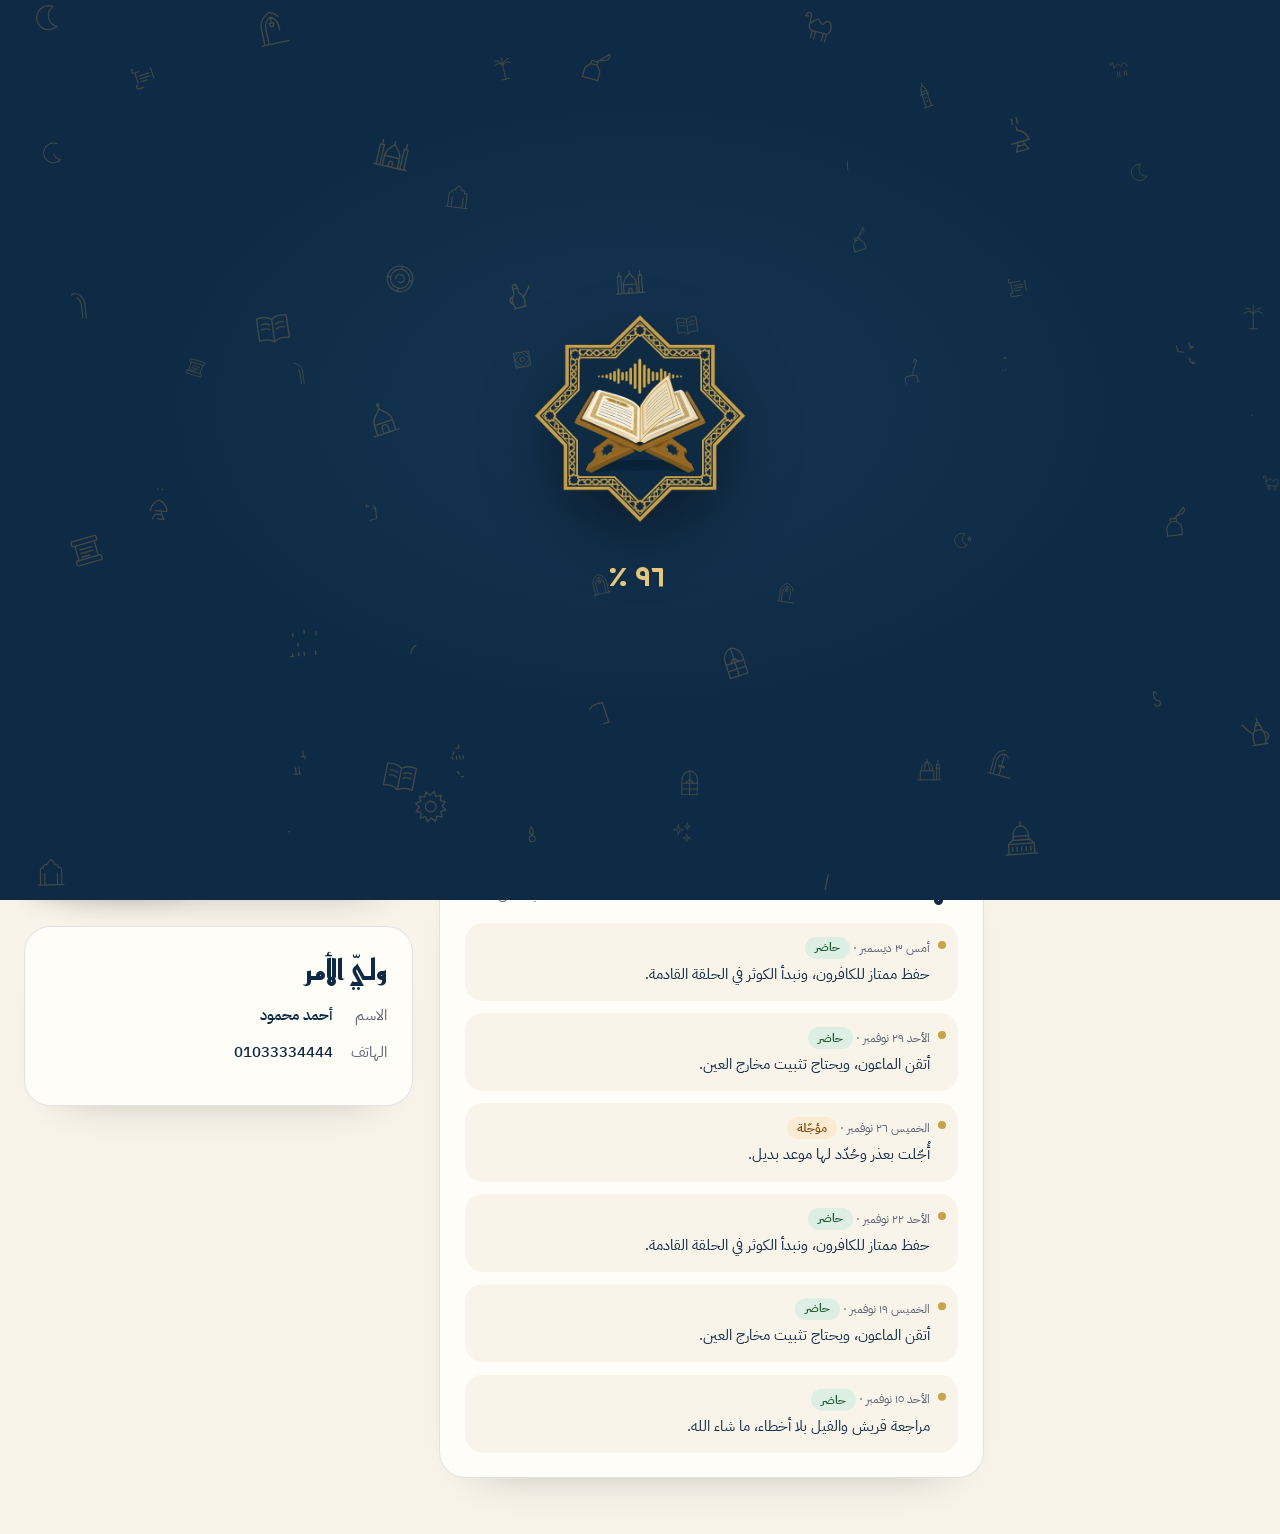
<file: student.html>
<!doctype html>
<html lang="ar" dir="rtl" data-palette="navy" data-brand="rattil">
<head>
  <meta charset="utf-8">
  <meta name="viewport" content="width=device-width, initial-scale=1, viewport-fit=cover">
  <meta name="theme-color" content="#0F2A44">
  <title>صفحة الطالب — رتّل</title>
  <meta name="robots" content="noindex">

  <!-- saved name/palette + arrival curtain, before first paint -->
  <script>
    (function () {
      try {
        var s = JSON.parse(localStorage.getItem('manasa:brand') || '{}');
        if (s.palette) document.documentElement.dataset.palette = s.palette;
        if (s.brand) document.documentElement.dataset.brand = s.brand;
        var nv = sessionStorage.getItem('manasa:nav');
        if (nv) { document.documentElement.classList.add('is-entering'); document.documentElement.dataset.navFrom = nv; sessionStorage.removeItem('manasa:nav'); }
        else if (!sessionStorage.getItem('manasa:seen')) document.documentElement.classList.add('is-entering');   /* first open of the site: the loader too */
        sessionStorage.setItem('manasa:seen', '1');
        var lk = sessionStorage.getItem('manasa:look');   /* loader logo: kids / adults after sign-in */
        if (lk) document.documentElement.dataset.loader = lk;
      } catch (e) {}
    })();
  </script>

  <link rel="icon" type="image/png" href="images/brand/favicon.png">
  <link rel="apple-touch-icon" href="images/brand/apple-touch-icon.png">
  <link rel="preconnect" href="https://fonts.googleapis.com">
  <link rel="preconnect" href="https://fonts.gstatic.com" crossorigin>
  <link rel="stylesheet" href="https://fonts.googleapis.com/css2?family=Amiri+Quran&family=Baloo+Bhaijaan+2:wght@500;700&family=IBM+Plex+Sans+Arabic:wght@300;400;500;600;700&family=Reem+Kufi:wght@500;600;700&display=swap">

  <link rel="stylesheet" href="css/tokens.css?v=202610201135">
  <link rel="stylesheet" href="css/base.css?v=202610201135">
  <link rel="stylesheet" href="css/header.css?v=202610201135">
  <link rel="stylesheet" href="css/switcher.css?v=202610201135">
  <link rel="stylesheet" href="css/forms.css?v=202610201135">
  <link rel="stylesheet" href="css/auth.css?v=202610201135">
  <link rel="stylesheet" href="css/symbols.css?v=202610201135">
  <link rel="stylesheet" href="css/app.css?v=202610201135">
</head>
<body class="app" data-page="studentProfile" data-title="صفحة الطالب">
  <!-- loader: the star turns round the still picture; the count shows how much has loaded -->
  <div class="loader" aria-hidden="true"><div class="symbols-layer" data-symbols="loader" data-density=".7"></div><div class="loader-logo"><i class="loader-frame"></i><i class="loader-art"></i></div><p class="loader-count"><b data-loader-num>٠</b>٪</p></div>

  <script src="js/sprite.js?v=202610201135"></script>

  <aside class="app-side" data-side></aside>
  <header class="app-top" data-top></header>

  <main class="app-main">
    <div class="app-wrap" data-root>
      <div class="empty"><svg><use href="#i-clock"/></svg>جارٍ التحميل…</div>
    </div>
  </main>

  <nav data-tabs></nav>

  <script src="js/vendor/gsap.min.js?v=202610201135"></script>
  <script src="js/vendor/ScrollTrigger.min.js?v=202610201135"></script>
  <script src="js/brand.js?v=202610201135"></script>
  <script src="js/forms.js?v=202610201135"></script>
  <script src="js/data.js?v=202610201135"></script>
  <script src="js/transitions.js?v=202610201135"></script>
  <script src="js/pageturn.js?v=202610201135"></script>
  <script src="js/symbols.js?v=202610201135"></script>
  <script src="js/app.js?v=202610201135"></script>
  <script src="js/profile.js?v=202610201135"></script>
</body>
</html>
</file>
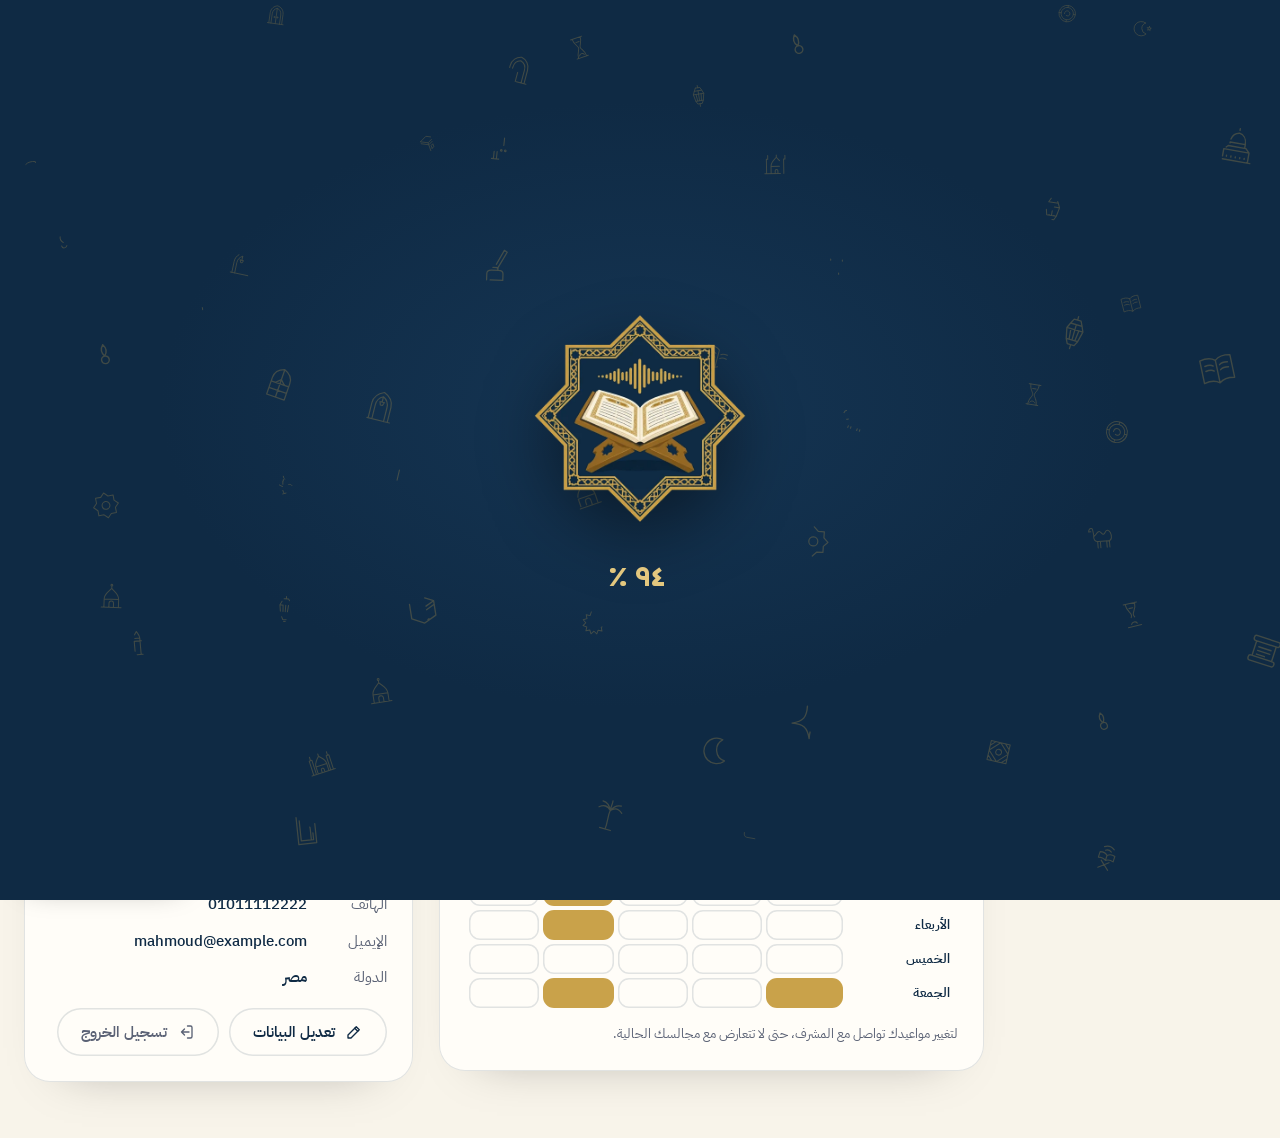
<file: teacher-profile.html>
<!doctype html>
<html lang="ar" dir="rtl" data-palette="navy" data-brand="rattil">
<head>
  <meta charset="utf-8">
  <meta name="viewport" content="width=device-width, initial-scale=1, viewport-fit=cover">
  <meta name="theme-color" content="#0F2A44">
  <title>صفحة المعلّم — رتّل</title>
  <meta name="robots" content="noindex">

  <!-- saved name/palette + arrival curtain, before first paint -->
  <script>
    (function () {
      try {
        var s = JSON.parse(localStorage.getItem('manasa:brand') || '{}');
        if (s.palette) document.documentElement.dataset.palette = s.palette;
        if (s.brand) document.documentElement.dataset.brand = s.brand;
        var nv = sessionStorage.getItem('manasa:nav');
        if (nv) { document.documentElement.classList.add('is-entering'); document.documentElement.dataset.navFrom = nv; sessionStorage.removeItem('manasa:nav'); }
        else if (!sessionStorage.getItem('manasa:seen')) document.documentElement.classList.add('is-entering');   /* first open of the site: the loader too */
        sessionStorage.setItem('manasa:seen', '1');
        var lk = sessionStorage.getItem('manasa:look');   /* loader logo: kids / adults after sign-in */
        if (lk) document.documentElement.dataset.loader = lk;
      } catch (e) {}
    })();
  </script>

  <link rel="icon" type="image/png" href="images/brand/favicon.png">
  <link rel="apple-touch-icon" href="images/brand/apple-touch-icon.png">
  <link rel="preconnect" href="https://fonts.googleapis.com">
  <link rel="preconnect" href="https://fonts.gstatic.com" crossorigin>
  <link rel="stylesheet" href="https://fonts.googleapis.com/css2?family=Amiri+Quran&family=Baloo+Bhaijaan+2:wght@500;700&family=IBM+Plex+Sans+Arabic:wght@300;400;500;600;700&family=Reem+Kufi:wght@500;600;700&display=swap">

  <link rel="stylesheet" href="css/tokens.css?v=202610201135">
  <link rel="stylesheet" href="css/base.css?v=202610201135">
  <link rel="stylesheet" href="css/header.css?v=202610201135">
  <link rel="stylesheet" href="css/switcher.css?v=202610201135">
  <link rel="stylesheet" href="css/forms.css?v=202610201135">
  <link rel="stylesheet" href="css/auth.css?v=202610201135">
  <link rel="stylesheet" href="css/symbols.css?v=202610201135">
  <link rel="stylesheet" href="css/app.css?v=202610201135">
</head>
<body class="app" data-page="teacherProfile" data-title="صفحة المعلّم">
  <!-- loader: the star turns round the still picture; the count shows how much has loaded -->
  <div class="loader" aria-hidden="true"><div class="symbols-layer" data-symbols="loader" data-density=".7"></div><div class="loader-logo"><i class="loader-frame"></i><i class="loader-art"></i></div><p class="loader-count"><b data-loader-num>٠</b>٪</p></div>

  <script src="js/sprite.js?v=202610201135"></script>

  <aside class="app-side" data-side></aside>
  <header class="app-top" data-top></header>

  <main class="app-main">
    <div class="app-wrap" data-root>
      <div class="empty"><svg><use href="#i-clock"/></svg>جارٍ التحميل…</div>
    </div>
  </main>

  <nav data-tabs></nav>

  <script src="js/vendor/gsap.min.js?v=202610201135"></script>
  <script src="js/vendor/ScrollTrigger.min.js?v=202610201135"></script>
  <script src="js/brand.js?v=202610201135"></script>
  <script src="js/forms.js?v=202610201135"></script>
  <script src="js/data.js?v=202610201135"></script>
  <script src="js/transitions.js?v=202610201135"></script>
  <script src="js/pageturn.js?v=202610201135"></script>
  <script src="js/symbols.js?v=202610201135"></script>
  <script src="js/app.js?v=202610201135"></script>
  <script src="js/teacher-common.js?v=202610201135"></script>
  <script src="js/profile.js?v=202610201135"></script>
</body>
</html>
</file>
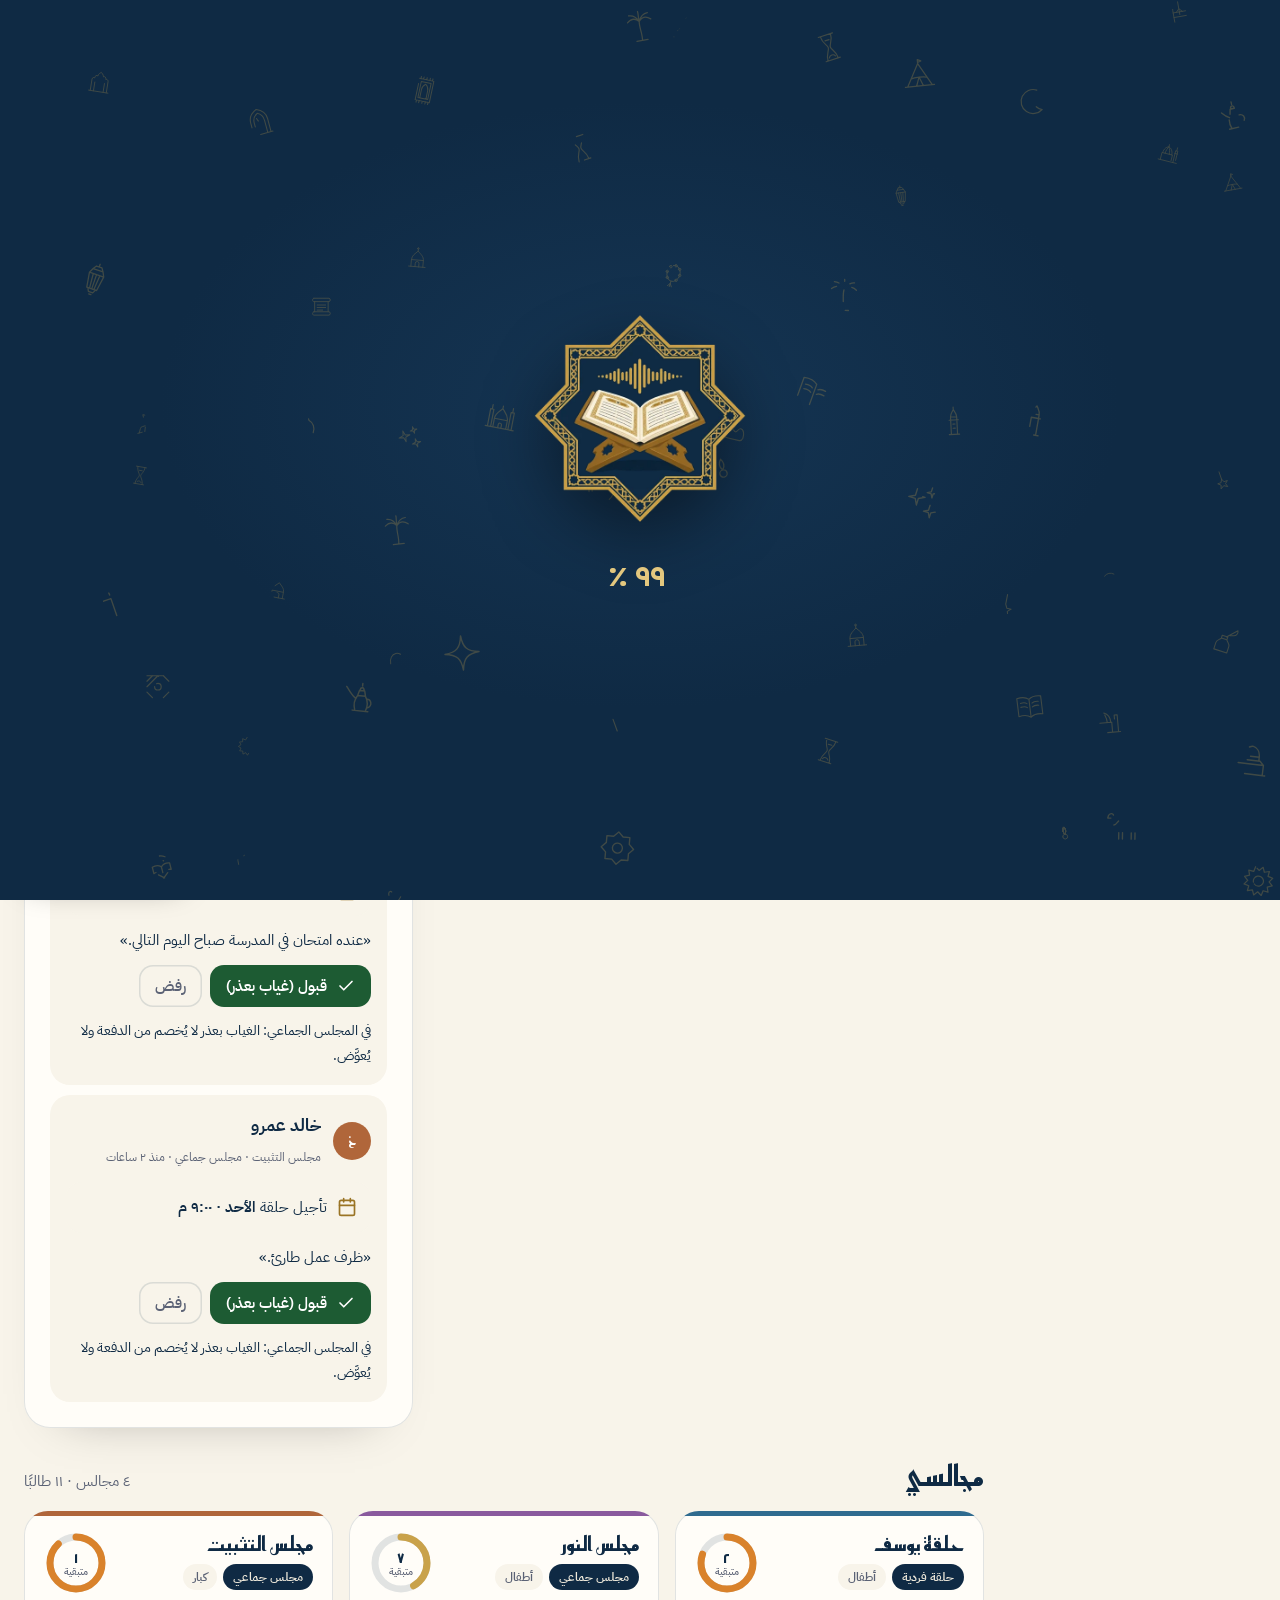
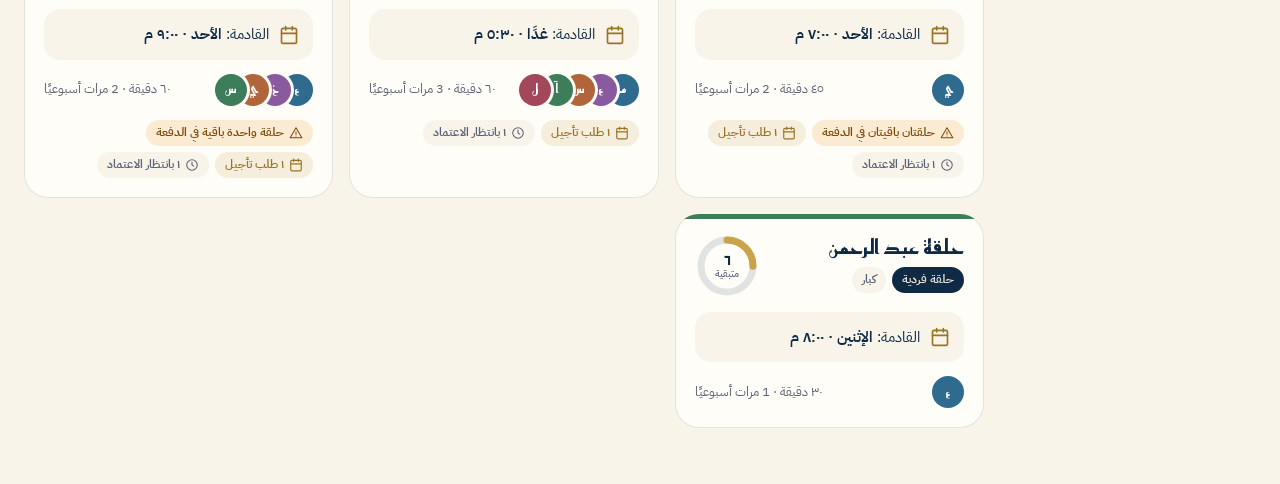
<file: teacher.html>
<!doctype html>
<html lang="ar" dir="rtl" data-palette="navy" data-brand="rattil">
<head>
  <meta charset="utf-8">
  <meta name="viewport" content="width=device-width, initial-scale=1, viewport-fit=cover">
  <meta name="theme-color" content="#0F2A44">
  <title>لوحة المعلّم — رتّل</title>
  <meta name="robots" content="noindex">

  <!-- saved name/palette + arrival curtain, before first paint -->
  <script>
    (function () {
      try {
        var s = JSON.parse(localStorage.getItem('manasa:brand') || '{}');
        if (s.palette) document.documentElement.dataset.palette = s.palette;
        if (s.brand) document.documentElement.dataset.brand = s.brand;
        var nv = sessionStorage.getItem('manasa:nav');
        if (nv) { document.documentElement.classList.add('is-entering'); document.documentElement.dataset.navFrom = nv; sessionStorage.removeItem('manasa:nav'); }
        else if (!sessionStorage.getItem('manasa:seen')) document.documentElement.classList.add('is-entering');   /* first open of the site: the loader too */
        sessionStorage.setItem('manasa:seen', '1');
        var lk = sessionStorage.getItem('manasa:look');   /* loader logo: kids / adults after sign-in */
        if (lk) document.documentElement.dataset.loader = lk;
      } catch (e) {}
    })();
  </script>

  <link rel="icon" type="image/png" href="images/brand/favicon.png">
  <link rel="apple-touch-icon" href="images/brand/apple-touch-icon.png">
  <link rel="preconnect" href="https://fonts.googleapis.com">
  <link rel="preconnect" href="https://fonts.gstatic.com" crossorigin>
  <link rel="stylesheet" href="https://fonts.googleapis.com/css2?family=Amiri+Quran&family=Baloo+Bhaijaan+2:wght@500;700&family=IBM+Plex+Sans+Arabic:wght@300;400;500;600;700&family=Reem+Kufi:wght@500;600;700&display=swap">

  <link rel="stylesheet" href="css/tokens.css?v=202610201135">
  <link rel="stylesheet" href="css/base.css?v=202610201135">
  <link rel="stylesheet" href="css/header.css?v=202610201135">
  <link rel="stylesheet" href="css/switcher.css?v=202610201135">
  <link rel="stylesheet" href="css/forms.css?v=202610201135">
  <link rel="stylesheet" href="css/auth.css?v=202610201135">
  <link rel="stylesheet" href="css/symbols.css?v=202610201135">
  <link rel="stylesheet" href="css/app.css?v=202610201135">
</head>
<body class="app" data-page="teacherHome" data-title="لوحة المعلّم">
  <!-- loader: the star turns round the still picture; the count shows how much has loaded -->
  <div class="loader" aria-hidden="true"><div class="symbols-layer" data-symbols="loader" data-density=".7"></div><div class="loader-logo"><i class="loader-frame"></i><i class="loader-art"></i></div><p class="loader-count"><b data-loader-num>٠</b>٪</p></div>

  <script src="js/sprite.js?v=202610201135"></script>

  <aside class="app-side" data-side></aside>
  <header class="app-top" data-top></header>

  <main class="app-main">
    <div class="app-wrap" data-root>
      <div class="empty"><svg><use href="#i-clock"/></svg>جارٍ التحميل…</div>
    </div>
  </main>

  <nav data-tabs></nav>

  <script src="js/vendor/gsap.min.js?v=202610201135"></script>
  <script src="js/vendor/ScrollTrigger.min.js?v=202610201135"></script>
  <script src="js/brand.js?v=202610201135"></script>
  <script src="js/forms.js?v=202610201135"></script>
  <script src="js/data.js?v=202610201135"></script>
  <script src="js/transitions.js?v=202610201135"></script>
  <script src="js/pageturn.js?v=202610201135"></script>
  <script src="js/symbols.js?v=202610201135"></script>
  <script src="js/app.js?v=202610201135"></script>
  <script src="js/teacher-common.js?v=202610201135"></script>
  <script src="js/teacher.js?v=202610201135"></script>
</body>
</html>
</file>
<file: css/tokens.css>
/* =========================================================
   Design tokens — رتّل / أُنس
   Palettes are switched with  <html data-palette="navy|green|emerald">
   Brand name is switched with <html data-brand="rattil|uns">
   ========================================================= */

:root {
  /* Fonts (from the brand guide) */
  --f-display: 'Reem Kufi', 'IBM Plex Sans Arabic', system-ui, sans-serif;
  --f-body: 'IBM Plex Sans Arabic', system-ui, sans-serif;
  --f-quran: 'Amiri Quran', 'Amiri', serif;
  --f-kids: 'Baloo Bhaijaan 2', 'IBM Plex Sans Arabic', system-ui, sans-serif;

  /* Type scale */
  --fs-xs: 0.8125rem;   /* 13 */
  --fs-sm: 0.9375rem;   /* 15 */
  --fs-md: 1.0625rem;   /* 17 */
  --fs-lg: 1.25rem;     /* 20 */
  --fs-xl: 1.75rem;     /* 28 */
  --fs-2xl: clamp(2rem, 4vw, 2.75rem);
  --fs-hero: clamp(2.25rem, 5.2vw, 4rem);

  /* Spacing & shape */
  --space-1: 4px;  --space-2: 8px;  --space-3: 12px; --space-4: 16px;
  --space-5: 24px; --space-6: 32px; --space-7: 48px; --space-8: 64px; --space-9: 96px;
  --radius-sm: 10px; --radius-md: 16px; --radius-lg: 24px; --radius-pill: 999px;
  --container: 1200px;
  --header-h: 84px;
  --tabbar-h: 0px;

  /* Motion */
  --ease-out: cubic-bezier(.2, .7, .2, 1);
  --ease-soft: cubic-bezier(.65, .05, .35, 1);
  --t-theme: .6s;

  /* ---------- Default palette: كحلي وذهبي ---------- */
  --c-deep: #0F2A44;          /* hero, header, footer */
  --c-deep-2: #163756;        /* raised surfaces on deep */
  --c-accent: #C9A24A;        /* buttons, marks, lines */
  --c-accent-text: #9A7425;   /* accent-colored text on light grounds */
  --c-accent-on-deep: #E3C77E;/* small accent text on deep */
  --c-on-accent: #0F2A44;
  --c-ground: #F8F4EA;        /* page background */
  --c-surface: #FFFDF8;       /* cards */
  --c-ink: #0F2A44;           /* body text */
  --c-muted: #5B6275;
  --c-on-deep: #EDE8DA;
  --c-on-deep-muted: #C2C6CF;
  --c-wave: #D7AA49;          /* logo frequency bars */
  --c-symbol: #C9A24A;        /* background line symbols on deep */
  --symbol-opacity: .26;
  --c-line: rgba(15, 42, 68, .12);
  --c-line-on-deep: rgba(237, 232, 218, .16);
  /* states (same in every palette) */
  --c-danger: #B42318;
  --c-danger-bg: #FDECEA;
  --c-success: #1D5B33;
  --c-success-bg: #DDEFE3;
}

/* ---------- أخضر وبرتقالي (brand guide, 18 Oct) + two darker greens ---------- */
html[data-palette="green"],
html[data-palette="green-dark"],
html[data-palette="green-deeper"] {
  --c-deep: #075B1C;
  --c-deep-2: #0B6A25;
  --c-accent: #E05614;
  --c-accent-text: #A63E0C;
  --c-accent-on-deep: #FFB27F;
  --c-on-accent: #FFF7EE;
  --c-ground: #F7EDDF;
  --c-surface: #FDF8F1;
  --c-ink: #0B3D16;
  --c-muted: #6A5B47;
  --c-on-deep: #F7EDDF;
  --c-on-deep-muted: #D3E6D3;
  --c-wave: #E56C27;
  /* orange is too close in brightness to the green to read at low opacity */
  --c-symbol: #FFB27F;
  --symbol-opacity: .4;
  --c-line: rgba(7, 91, 28, .13);
  --c-line-on-deep: rgba(247, 237, 223, .18);
}
/* same palette, darker ground (Karim's pick B and C, 18 Oct) */
html[data-palette="green-dark"]   { --c-deep: #054014; --c-deep-2: #084D1B; }
html[data-palette="green-deeper"] { --c-deep: #043410; --c-deep-2: #064016; }

/* ---------- ذهبي وزمردي ---------- */
html[data-palette="emerald"] {
  --c-deep: #0E5A47;
  --c-deep-2: #136955;
  --c-accent: #C9A24A;
  --c-accent-text: #9A7425;
  --c-accent-on-deep: #E8D08F;
  --c-on-accent: #0E3A2F;
  --c-ground: #F7F2E7;
  --c-surface: #FFFDF8;
  --c-ink: #0E3A2F;
  --c-muted: #4F6259;
  --c-on-deep: #EEF0E6;
  --c-on-deep-muted: #C7D6CC;
  --c-wave: #D7AA49;
  --c-line: rgba(14, 90, 71, .13);
  --c-line-on-deep: rgba(238, 240, 230, .18);
}
</file>
<file: css/base.css>
/* =========================================================
   Base: reset, typography, shared helpers
   ========================================================= */

*, *::before, *::after { box-sizing: border-box; }

html {
  -webkit-text-size-adjust: 100%;
  /* the canvas behind the page (status-bar tint on iPhone, overscroll bounce)
     takes the deep colour; the body keeps the light ground */
  background: var(--c-deep);
  transition: background-color var(--t-theme) ease;
  scroll-padding-top: var(--header-h);
}

/* Lenis smooth scroll */
html.lenis, html.lenis body { height: auto; }
.lenis.lenis-smooth { scroll-behavior: auto !important; }
.lenis.lenis-stopped { overflow: hidden; }

body {
  margin: 0;
  background: var(--c-ground);
  color: var(--c-ink);
  font-family: var(--f-body);
  font-size: var(--fs-md);
  line-height: 1.75;
  overflow-x: clip;
  transition: background-color var(--t-theme) ease, color var(--t-theme) ease;
}

img, svg { display: block; max-width: 100%; }
a { color: inherit; text-decoration: none; }
button { font: inherit; color: inherit; }
ul, ol { margin: 0; padding: 0; list-style: none; }
h1, h2, h3, h4 { margin: 0; font-family: var(--f-display); font-weight: 600; text-wrap: balance; line-height: 1.35; }
p { margin: 0; }

/* anything marked hidden stays hidden, whatever its display rule */
[hidden] { display: none !important; }

:focus-visible {
  outline: 2px solid var(--c-accent);
  outline-offset: 3px;
  border-radius: 6px;
}

.container {
  width: 100%;
  max-width: var(--container);
  margin-inline: auto;
  padding-left: max(24px, env(safe-area-inset-left, 0px));
  padding-right: max(24px, env(safe-area-inset-right, 0px));
}

.visually-hidden {
  position: absolute !important;
  width: 1px; height: 1px;
  overflow: hidden; clip: rect(0 0 0 0);
  white-space: nowrap;
}

/* ---------- Buttons ---------- */
.btn {
  --btn-bg: transparent;
  --btn-fg: currentColor;
  position: relative;
  display: inline-flex;
  align-items: center;
  justify-content: center;
  gap: 10px;
  min-height: 48px;
  padding: 0 24px;
  border: 0;
  border-radius: var(--radius-pill);
  background: var(--btn-bg);
  color: var(--btn-fg);
  font-weight: 600;
  font-size: var(--fs-sm);
  cursor: pointer;
  isolation: isolate;
  overflow: hidden;
  transition: transform .25s var(--ease-out), box-shadow .3s ease, background-color var(--t-theme) ease, color var(--t-theme) ease;
  will-change: transform;
}
.btn--lg { min-height: 56px; padding: 0 30px; font-size: var(--fs-md); }
.btn--accent { --btn-bg: var(--c-accent); --btn-fg: var(--c-on-accent); }
.btn--accent:hover { box-shadow: 0 14px 34px -10px color-mix(in srgb, var(--c-accent) 70%, transparent); }
.btn--ghost-deep { box-shadow: inset 0 0 0 1.5px var(--c-line-on-deep); color: var(--c-on-deep); }
.btn--ghost-deep:hover { box-shadow: inset 0 0 0 1.5px var(--c-on-deep); }

/* shine sweep on hover */
.btn--accent::after {
  content: "";
  position: absolute;
  inset: 0;
  z-index: -1;
  background: linear-gradient(110deg, transparent 30%, rgba(255,255,255,.35) 50%, transparent 70%);
  transform: translateX(120%);
  transition: transform .7s var(--ease-out);
}
.btn--accent:hover::after { transform: translateX(-120%); }

.btn svg { width: 18px; height: 18px; flex: none; }

/* ---------- Brand wordmarks ---------- */
.wordmark { display: inline-flex; align-items: center; }
.wordmark--rattil {
  position: relative;
  font-family: var(--f-display);
  font-weight: 700;
  line-height: 1.15;
}
/* the shadda shows in the accent color: accent layer behind, plain layer on top */
.wordmark--rattil .wm-accent { color: var(--wm-mark, var(--c-accent)); }
.wordmark--rattil .wm-plain { position: absolute; inset: 0; color: var(--wm-text, currentColor); }
.wordmark--uns svg { height: 1.25em; width: auto; overflow: visible; }
.wordmark--uns .uns-text { fill: var(--wm-text, currentColor); }
.wordmark--uns .uns-mark { fill: var(--wm-mark, var(--c-accent)); }

html[data-brand="rattil"] [data-brand-only="uns"],
html[data-brand="uns"] [data-brand-only="rattil"] { display: none !important; }

@media (prefers-reduced-motion: reduce) {
  *, *::before, *::after { animation-duration: .01ms !important; animation-iteration-count: 1 !important; transition-duration: .01ms !important; }
}

/* ---------- Touch ripple (js/main.js) ---------- */
.btn, .tab, .tab-main, .palette-option, .seg button { position: relative; overflow: hidden; }
.ripple {
  position: absolute;
  border-radius: 50%;
  background: currentColor;
  opacity: .22;
  transform: scale(0);
  pointer-events: none;
  animation: ripple .6s var(--ease-out) forwards;
}
@keyframes ripple { to { transform: scale(1); opacity: 0; } }

/* أُنس wordmark: fixed aspect so it never overlaps its neighbours */
.wordmark--uns svg { height: 1.35em; width: calc(1.35em * 247 / 201.4); }
.brand-text .wordmark--uns { font-size: 1.85rem; margin-bottom: 2px; }
.seg .wordmark--uns { font-size: 1.25rem; }

/* ---------- loader + page transition (js/transitions.js) ----------
   The academy star turns round its still picture (the mushaf with the
   sound waves; after sign-in the child or the young man), and the count
   under it says how much of the page has loaded. Leaving a page it rises
   over it; arriving, it is already there (html.is-entering, set before the
   first paint) and lifts away once the page is ready. */
.loader {
  position: fixed; inset: 0; z-index: 300;
  display: grid; place-content: center; justify-items: center; gap: clamp(14px, 3vh, 22px);
  background: var(--c-deep);
  clip-path: inset(100% 0 0 0);
  pointer-events: none;
  transition: clip-path .5s cubic-bezier(.7, 0, .25, 1);
  --ld-frame: url(../images/logo/loader/academy-navy-frame.webp);
  --ld-art: url(../images/logo/loader/academy-navy-art.webp);
}
.loader::before {
  content: ""; position: absolute; inset: 0; z-index: -1;
  background: radial-gradient(50% 45% at 50% 45%, color-mix(in srgb, var(--c-deep-2) 85%, transparent), transparent 75%);
}
html.is-entering .loader, .loader.is-in { clip-path: inset(0 0 0 0); pointer-events: auto; }
html.is-entering .loader { transition: none; }
.loader.is-out { clip-path: inset(0 0 100% 0); transition: clip-path .6s cubic-bezier(.7, 0, .25, 1); }
.loader-logo { position: relative; width: clamp(170px, 46vw, 230px); aspect-ratio: 1; filter: drop-shadow(0 22px 34px rgba(0, 0, 0, .45)); }
.loader-logo i { position: absolute; inset: 0; background: center / contain no-repeat; }
.loader-logo .loader-frame { background-image: var(--ld-frame); animation: ld-turn 1.6s cubic-bezier(.65, 0, .35, 1) infinite; }
.loader-logo .loader-art { background-image: var(--ld-art); }
/* the star has eight points: an eighth of a turn lands it back on itself, so each step ends where the next begins */
@keyframes ld-turn { 0% { transform: rotate(0deg); } 62%, 100% { transform: rotate(45deg); } }
.loader-count {
  display: flex; align-items: baseline; gap: 2px;
  margin: 0;
  font-family: var(--f-display); font-weight: 700;
  font-size: clamp(1.5rem, 5vw, 1.9rem); line-height: 1;
  color: var(--c-accent-on-deep);
}
.loader-count b { min-width: 2.2ch; text-align: center; font-weight: inherit; font-variant-numeric: tabular-nums; }
@media (prefers-reduced-motion: reduce) { .loader-logo .loader-frame { animation: none; } }
html[data-palette="navy"] .loader { --ld-frame: url(../images/logo/loader/academy-navy-frame.webp); --ld-art: url(../images/logo/loader/academy-navy-art.webp); }
html[data-palette="navy"][data-loader="kids"] .loader { --ld-frame: url(../images/logo/loader/kids-navy-frame.webp); --ld-art: url(../images/logo/loader/kids-navy-art.webp); }
html[data-palette="navy"][data-loader="adults"] .loader { --ld-frame: url(../images/logo/loader/adults-navy-frame.webp); --ld-art: url(../images/logo/loader/adults-navy-art.webp); }
html[data-palette="green"] .loader { --ld-frame: url(../images/logo/loader/academy-green-frame.webp); --ld-art: url(../images/logo/loader/academy-green-art.webp); }
html[data-palette="green"][data-loader="kids"] .loader { --ld-frame: url(../images/logo/loader/kids-green-frame.webp); --ld-art: url(../images/logo/loader/kids-green-art.webp); }
html[data-palette="green"][data-loader="adults"] .loader { --ld-frame: url(../images/logo/loader/adults-green-frame.webp); --ld-art: url(../images/logo/loader/adults-green-art.webp); }
html[data-palette="green-dark"] .loader { --ld-frame: url(../images/logo/loader/academy-green-frame.webp); --ld-art: url(../images/logo/loader/academy-green-art.webp); }
html[data-palette="green-dark"][data-loader="kids"] .loader { --ld-frame: url(../images/logo/loader/kids-green-frame.webp); --ld-art: url(../images/logo/loader/kids-green-art.webp); }
html[data-palette="green-dark"][data-loader="adults"] .loader { --ld-frame: url(../images/logo/loader/adults-green-frame.webp); --ld-art: url(../images/logo/loader/adults-green-art.webp); }
html[data-palette="green-deeper"] .loader { --ld-frame: url(../images/logo/loader/academy-green-frame.webp); --ld-art: url(../images/logo/loader/academy-green-art.webp); }
html[data-palette="green-deeper"][data-loader="kids"] .loader { --ld-frame: url(../images/logo/loader/kids-green-frame.webp); --ld-art: url(../images/logo/loader/kids-green-art.webp); }
html[data-palette="green-deeper"][data-loader="adults"] .loader { --ld-frame: url(../images/logo/loader/adults-green-frame.webp); --ld-art: url(../images/logo/loader/adults-green-art.webp); }
html[data-palette="emerald"] .loader { --ld-frame: url(../images/logo/loader/academy-emerald-frame.webp); --ld-art: url(../images/logo/loader/academy-emerald-art.webp); }
html[data-palette="emerald"][data-loader="kids"] .loader { --ld-frame: url(../images/logo/loader/kids-emerald-frame.webp); --ld-art: url(../images/logo/loader/kids-emerald-art.webp); }
html[data-palette="emerald"][data-loader="adults"] .loader { --ld-frame: url(../images/logo/loader/adults-emerald-frame.webp); --ld-art: url(../images/logo/loader/adults-emerald-art.webp); }
@keyframes spin { to { transform: rotate(360deg); } }

/* ---------- قلبة الصفحة (js/pageturn.js): a page turning over the logo's mushaf ---------- */
:root { --pt-frame: #B8893A; --pt-edge: #A87B2E; }
html[data-palette^="green"] { --pt-frame: #C2733A; --pt-edge: #A8622F; }
.pt-layer { position: absolute; z-index: 1; pointer-events: none; overflow: visible; }
.loader-logo .pt-layer { inset: 0; width: 100%; height: 100%; }
html[data-loader] .loader-logo .pt-layer { display: none; }     /* the child and the young man hold their own mushaf */
.pt-page { fill: #F4EAD3; stroke: var(--pt-edge); stroke-width: 2.5; stroke-linejoin: round; }
.pt-page.is-back { fill: #EADBB9; }
.pt-frame { fill: none; stroke: var(--pt-frame); stroke-width: 3; }
.pt-lines { fill: none; stroke: #3B2F22; stroke-width: 2; stroke-linecap: round; }
.pt-shadow { fill: #000; fill-opacity: 0; }

/* النقش المتحرك in the loader: it breaks up the big deep ground, under the logo and the count */
.loader > .symbols-layer { z-index: 0; }
.loader-logo, .loader-count { position: relative; z-index: 1; }
</file>
<file: css/symbols.css>
/* =========================================================
   Background symbols: Islamic line icons that slowly draw
   themselves, rest, then erase — scattered at random.
   Generated by js/symbols.js into any [data-symbols] layer.
   ========================================================= */

.symbols-layer {
  position: absolute;
  inset: 0;
  z-index: 1;
  overflow: clip;
  pointer-events: none;
  color: var(--c-symbol);
  opacity: var(--symbol-opacity);
  transition: color var(--t-theme) ease, opacity var(--t-theme) ease;
}
.symbols-layer--light { opacity: .3; color: var(--c-accent-text); }

.symbol {
  position: absolute;
}
.symbol svg {
  fill: none;
  stroke: currentColor;
  stroke-width: 2.2;
  stroke-linecap: round;
  stroke-linejoin: round;
}
/* the pen: each symbol is ONE path (js/symbols.js merges the icon's parts)
   with pathLength="1". js/symbols.js moves it: draws slowly from start to
   end, rests, then erases slowly in the same direction, with a gentle drift. */
.symbol path {
  stroke-dasharray: 1 1;
  stroke-dashoffset: 1;
  opacity: 0;
}

/* off-screen layers: nothing to animate */
.symbols-layer.is-off > * { display: none; }
.symbols-layer { contain: layout style paint; }

@media (prefers-reduced-motion: reduce) {
  .symbols-layer { display: none; }
}

/* ---------- layers added by script (app pages, forms) ----------
   inside a panel: under its content, over its background */
.has-symbols { isolation: isolate; }
.has-symbols > .symbols-layer { z-index: -1; }
.auth-main.has-symbols { position: relative; }
.stat--deep.has-symbols { position: relative; overflow: hidden; }
/* behind the whole app page: calm, it only shows between the cards */
.page-symbols { position: fixed; z-index: 0; opacity: .2; }
body.app .app-main { position: relative; }
.auth-main > .symbols-layer--light { opacity: .2; }
</file>
<file: css/header.css>
/* =========================================================
   Header: transparent over the hero, solid after scrolling,
   hides on scroll down and returns on scroll up.
   ========================================================= */

.site-header {
  position: fixed;
  inset: 0 0 auto;
  z-index: 50;
  padding-top: env(safe-area-inset-top, 0px);
  color: var(--c-on-deep);
  transition: background-color .4s ease, box-shadow .4s ease, transform .5s var(--ease-out), color var(--t-theme) ease;
}
.site-header.is-solid {
  background: color-mix(in srgb, var(--c-deep) 88%, transparent);
  backdrop-filter: blur(14px) saturate(140%);
  -webkit-backdrop-filter: blur(14px) saturate(140%);
  box-shadow: 0 10px 30px -18px rgba(0, 0, 0, .55);
}
.site-header.is-hidden { transform: translateY(-110%); }

.header-inner {
  height: var(--header-h);
  display: flex;
  align-items: center;
  justify-content: space-between;
  gap: var(--space-5);
}

/* ---------- Brand ---------- */
.brand {
  display: flex;
  align-items: center;
  gap: 12px;
  flex: none;
}
.brand-mark {
  position: relative;
  width: 58px;
  height: 58px;
  flex: none;
  transition: transform .5s var(--ease-out);
}
.brand:hover .brand-mark { transform: rotate(-8deg) scale(1.06); }
.brand-mark img,
.brand-mark svg { position: absolute; inset: 0; width: 100%; height: 100%; }
.brand-text { display: flex; flex-direction: column; line-height: 1.1; }
.brand-text .wordmark { font-size: 1.85rem; --wm-text: var(--c-on-deep); --wm-mark: var(--c-accent); }
.brand-tagline { font-size: 0.72rem; color: var(--c-on-deep-muted); margin-top: 4px; letter-spacing: .02em; }

/* ---------- Nav ---------- */
.main-nav ul { display: flex; align-items: center; gap: 4px; }
.main-nav a {
  position: relative;
  display: inline-flex;
  align-items: center;
  min-height: 44px;
  padding: 0 14px;
  font-size: var(--fs-sm);
  font-weight: 500;
  color: var(--c-on-deep);
  border-radius: var(--radius-pill);
  transition: color .25s ease;
}
.main-nav a::after {
  content: "";
  position: absolute;
  inset-inline: 14px;
  bottom: 8px;
  height: 2px;
  border-radius: 2px;
  background: var(--c-accent);
  transform: scaleX(0);
  transform-origin: right;
  transition: transform .45s var(--ease-out);
}
.main-nav a:hover { color: var(--c-accent-on-deep); }
.main-nav a:hover::after,
.main-nav a[aria-current="true"]::after { transform: scaleX(1); }

.header-actions { display: flex; align-items: center; gap: 10px; flex: none; }
.link-login {
  display: inline-flex;
  align-items: center;
  min-height: 44px;
  padding: 0 16px;
  font-size: var(--fs-sm);
  font-weight: 500;
  border-radius: var(--radius-pill);
  box-shadow: inset 0 0 0 1.5px var(--c-line-on-deep);
  transition: box-shadow .25s ease;
}
.link-login:hover { box-shadow: inset 0 0 0 1.5px var(--c-on-deep); }
.header-actions .btn { min-height: 44px; padding: 0 20px; }

/* ---------- Mobile: bottom tab bar (app-like) ---------- */
.tabbar {
  display: none;
  position: fixed;
  z-index: 55;
  left: max(10px, env(safe-area-inset-left, 0px));
  right: max(10px, env(safe-area-inset-right, 0px));
  bottom: calc(10px + env(safe-area-inset-bottom, 0px));
  height: var(--tabbar-h);
  padding: 0 6px;
  border-radius: 24px;
  background: color-mix(in srgb, var(--c-surface) 90%, transparent);
  backdrop-filter: blur(16px) saturate(150%);
  -webkit-backdrop-filter: blur(16px) saturate(150%);
  box-shadow: 0 16px 34px -14px rgba(0, 0, 0, .45), inset 0 0 0 1px var(--c-line);
  grid-template-columns: repeat(4, minmax(0, 1fr));
  align-items: center;
  transition: transform .45s var(--ease-out), background-color var(--t-theme) ease;
}
.tabbar.is-hidden { transform: translateY(calc(100% + 24px)); }
.tab {
  display: flex;
  flex-direction: column;
  align-items: center;
  gap: 2px;
  min-height: 52px;
  justify-content: center;
  border: 0;
  background: none;
  color: var(--c-muted);
  font-size: 11px;
  font-weight: 500;
  cursor: pointer;
  -webkit-tap-highlight-color: transparent;
  transition: color .2s ease;
}
.tab svg { width: 23px; height: 23px; transition: transform .35s cubic-bezier(.3, 1.6, .5, 1); }
.tab[aria-current="page"], .tab[aria-expanded="true"] { color: var(--c-ink); }
.tab[aria-current="page"] svg { transform: translateY(-2px) scale(1.12); }
.tab:active svg { transform: scale(.85); }
.tab-main {
  justify-self: center;
  width: 60px;
  height: 60px;
  margin-top: -30px;
  border: 0;
  border-radius: 20px;
  background: var(--c-accent);
  color: var(--c-on-accent);
  display: grid;
  place-items: center;
  box-shadow: 0 14px 26px -8px color-mix(in srgb, var(--c-accent) 80%, transparent);
  cursor: pointer;
  -webkit-tap-highlight-color: transparent;
  transition: transform .2s var(--ease-out), background-color var(--t-theme) ease;
}
.tab-main:active { transform: scale(.9); }
.tab-main svg { width: 28px; height: 28px; }

/* full menu opened by the "المزيد" tab */
.mobile-menu {
  position: fixed;
  inset: 0;
  z-index: 54;
  background: var(--c-deep);
  color: var(--c-on-deep);
  padding: calc(var(--header-h) + env(safe-area-inset-top, 0px) + 8px) max(24px, env(safe-area-inset-right, 0px)) calc(var(--tabbar-h) + 40px + env(safe-area-inset-bottom, 0px)) max(24px, env(safe-area-inset-left, 0px));
  display: flex;
  flex-direction: column;
  gap: 20px;
  overflow-y: auto;
  overscroll-behavior: contain;
  clip-path: circle(0% at var(--origin-x, 10%) var(--origin-y, 95%));
  visibility: hidden;
  transition: clip-path .7s var(--ease-soft), visibility 0s linear .7s;
}
.mobile-menu.is-open {
  clip-path: circle(150% at var(--origin-x, 10%) var(--origin-y, 95%));
  visibility: visible;
  transition: clip-path .7s var(--ease-soft), visibility 0s;
}
.mobile-menu ul { display: flex; flex-direction: column; }
.mobile-menu li a {
  display: flex;
  justify-content: space-between;
  align-items: center;
  min-height: 60px;
  font-family: var(--f-display);
  font-size: 1.6rem;
  font-weight: 600;
  border-bottom: 1px solid var(--c-line-on-deep);
}
.mobile-menu li a svg { width: 22px; height: 22px; opacity: .6; }
.mobile-menu .menu-actions { display: flex; flex-direction: column; gap: 10px; margin-top: auto; }
.mobile-menu .menu-actions .btn { width: 100%; }

@media (max-width: 1080px) {
  :root { --tabbar-h: 68px; }
  .main-nav, .header-actions { display: none; }
  .tabbar { display: grid; }
  body { padding-bottom: calc(var(--tabbar-h) + 20px + env(safe-area-inset-bottom, 0px)); }
  .header-inner { justify-content: center; }
}
/* phones: the header is solid from the start, so iPhone Safari tints the
   status-bar area with it instead of the light page colour (which was
   covering the name), with a little extra room under the status bar */
@media (max-width: 1080px) {
  .site-header {
    background: var(--c-deep);
    padding-top: calc(env(safe-area-inset-top, 0px) + 6px);
    box-shadow: 0 10px 30px -18px rgba(0, 0, 0, .55);
  }
}
@media (max-width: 560px) {
  :root { --header-h: 68px; }
  .brand-mark { width: 46px; height: 46px; }
  .brand-text .wordmark { font-size: 1.5rem; }
}

/* name/palette choice inside the "المزيد" menu (dark ground) */
.mobile-menu .menu-brand { display: flex; flex-direction: column; gap: 14px; color: var(--c-on-deep); }
.mobile-menu .switcher-label { color: var(--c-on-deep-muted); }
.mobile-menu .seg { background: color-mix(in srgb, var(--c-on-deep) 10%, transparent); }
.mobile-menu .seg button { color: var(--c-on-deep); }
.mobile-menu .seg button[aria-pressed="true"] { background: var(--c-accent); color: var(--c-on-accent); }
.mobile-menu .palette-option { color: var(--c-on-deep); box-shadow: inset 0 0 0 1px var(--c-line-on-deep); }
.mobile-menu .palette-option[aria-pressed="true"] { box-shadow: inset 0 0 0 2px var(--c-accent); }
.mobile-menu .palette-option .sw i { box-shadow: 0 0 0 2px var(--c-deep); }
</file>
<file: css/hero.css>
/* =========================================================
   Hero
   ========================================================= */

.hero {
  position: relative;
  overflow: clip;
  background: var(--c-deep);
  color: var(--c-on-deep);
  padding-top: calc(var(--header-h) + env(safe-area-inset-top, 0px));
  transition: background-color var(--t-theme) ease, color var(--t-theme) ease;
}

/* soft light pooling behind the logo */
.hero::before {
  content: "";
  position: absolute;
  inset: 0;
  background:
    radial-gradient(60% 55% at 22% 45%, color-mix(in srgb, var(--c-deep-2) 90%, transparent) 0%, transparent 70%),
    radial-gradient(40% 40% at 85% 10%, color-mix(in srgb, var(--c-accent) 8%, transparent) 0%, transparent 70%);
  pointer-events: none;
}

.hero-ornament {
  position: absolute;
  width: 900px;
  height: 900px;
  right: -330px;
  top: -280px;
  opacity: .07;
  color: var(--c-accent);
  pointer-events: none;
  animation: spin-rev 160s linear infinite;
}

.hero-grid {
  position: relative;
  z-index: 2;
  display: grid;
  grid-template-columns: minmax(0, 1.05fr) minmax(0, .95fr);
  align-items: center;
  gap: var(--space-7);
  padding-block: var(--space-8) var(--space-9);
}

/* ---------- Copy ---------- */
.hero-copy { display: flex; flex-direction: column; gap: 22px; min-width: 0; }
.hero-ayah {
  font-family: var(--f-quran);
  font-size: clamp(1.5rem, 2.4vw, 2rem);
  line-height: 2;
  color: var(--c-accent-on-deep);
}
.hero-title {
  perspective: 700px;
  font-size: var(--fs-hero);
  font-weight: 600;
  line-height: 1.38;
  color: #fff;
}
.hero-title .word { display: inline-block; will-change: transform; }
.hero-title .hl { color: var(--c-accent-on-deep); }
.hero-lead {
  max-width: 54ch;
  font-size: 1.1875rem;
  font-weight: 400;
  color: var(--c-on-deep-muted);
}
.hero-ctas { display: flex; flex-wrap: wrap; gap: 12px; padding-top: 6px; }
.hero-points { display: flex; flex-wrap: wrap; gap: 10px 22px; font-size: var(--fs-sm); color: var(--c-on-deep-muted); }
.hero-points li { display: flex; align-items: center; gap: 8px; }
.hero-points svg { width: 18px; height: 18px; color: var(--c-accent); flex: none; }

/* ---------- Visual ---------- */
.hero-visual {
  position: relative;
  width: 100%;
  max-width: 540px;
  aspect-ratio: 1 / 1;
  justify-self: center;
  perspective: 1200px;
}
.hero-glow {
  position: absolute;
  inset: 6%;
  border-radius: 50%;
  background: radial-gradient(circle, color-mix(in srgb, var(--c-accent) 26%, transparent) 0%, transparent 66%);
  animation: breathe 6s ease-in-out infinite;
}
.hero-ring {
  position: absolute;
  inset: 0;
  color: var(--c-accent);
  animation: spin 90s linear infinite;
}
.hero-ring--inner { inset: 9%; opacity: .55; animation: spin-rev 70s linear infinite; }

.hero-logo {
  position: absolute;
  inset: 13%;
  transform-style: preserve-3d;
  will-change: transform;
}
.hero-logo .logo-stack {
  position: absolute;
  inset: 0;
  filter: drop-shadow(0 30px 40px rgba(0, 0, 0, .45));
}
.logo-stack img,
.logo-stack svg { position: absolute; inset: 0; width: 100%; height: 100%; }
.logo-stack img { transition: opacity .5s ease; }

/* family emblems orbiting the main logo */
.hero-family {
  position: absolute;
  display: flex;
  flex-direction: column;
  align-items: center;
  gap: 6px;
  width: 22%;
  font-size: var(--fs-xs);
  font-weight: 500;
  color: var(--c-on-deep);
  will-change: transform;
}
.hero-family img { width: 100%; height: auto; filter: drop-shadow(0 12px 18px rgba(0, 0, 0, .4)); }
.hero-family--adults { left: -2%; top: 8%; }
.hero-family--kids { right: -4%; bottom: 4%; }

/* floating cards */
.float-card {
  position: absolute;
  z-index: 3;
  will-change: transform;
}
.report-card {
  left: -12%;
  bottom: 20%;   /* clear of the slogan under the logo */
  width: min(280px, 62%);
  padding: 16px 18px;
  border-radius: 18px;
  background: var(--c-surface);
  color: var(--c-ink);
  box-shadow: 0 26px 60px -12px rgba(0, 0, 0, .45);
  display: flex;
  flex-direction: column;
  gap: 8px;
}
.report-card .rc-head { display: flex; justify-content: space-between; align-items: center; gap: 8px; font-size: var(--fs-xs); color: var(--c-muted); }
.pill { font-size: 12px; font-weight: 600; padding: 2px 10px; border-radius: var(--radius-pill); }
.pill--present { background: #DDEFE3; color: #1D5B33; }
.report-card .rc-title { font-family: var(--f-display); font-weight: 600; font-size: 1.05rem; }
.report-card .rc-note { font-size: 0.875rem; color: var(--c-muted); line-height: 1.6; }
.rc-foot { display: flex; align-items: center; gap: 10px; }
.rc-foot .rc-progress { flex: 1; }
.rc-pct { font-size: 12px; font-weight: 600; color: var(--c-accent-text); }
.rc-progress { height: 6px; border-radius: 99px; background: var(--c-line); overflow: hidden; }
.rc-progress i { display: block; height: 100%; width: 65%; border-radius: 99px; background: var(--c-accent); transform-origin: right; }

.hero-cards { display: contents; }
/* above the star's top-right arm, clear of the logo */
.next-chip {
  right: -6%;
  top: -4%;
  display: flex;
  align-items: center;
  gap: 10px;
  padding: 10px 14px;
  border-radius: 14px;
  background: color-mix(in srgb, var(--c-on-deep) 10%, transparent);
  box-shadow: inset 0 0 0 1px var(--c-line-on-deep);
  backdrop-filter: blur(8px);
  -webkit-backdrop-filter: blur(8px);
  font-size: var(--fs-sm);
}
.next-chip svg { width: 20px; height: 20px; color: var(--c-accent); }
.next-chip .dot {
  width: 8px; height: 8px;
  border-radius: 50%;
  background: var(--c-accent);
  box-shadow: 0 0 0 0 var(--c-accent);
  animation: ping 2s ease-out infinite;
}

/* scroll cue */
.hero-scroll {
  position: absolute;
  z-index: 2;
  left: 50%;
  bottom: 22px;
  transform: translateX(-50%);
  display: flex;
  flex-direction: column;
  align-items: center;
  gap: 6px;
  font-size: var(--fs-xs);
  color: var(--c-on-deep-muted);
}
.hero-scroll .mouse {
  width: 24px; height: 38px;
  border-radius: 14px;
  box-shadow: inset 0 0 0 1.5px var(--c-line-on-deep);
  position: relative;
}
.hero-scroll .mouse::after {
  content: "";
  position: absolute;
  left: 50%; top: 8px;
  width: 4px; height: 8px;
  margin-left: -2px;
  border-radius: 2px;
  background: var(--c-accent);
  animation: wheel 1.8s ease-in-out infinite;
}

/* temporary block so the page can scroll until the next section exists */
.next-placeholder {
  min-height: 70vh;
  display: grid;
  place-items: center;
  color: var(--c-muted);
  font-size: var(--fs-sm);
}

@keyframes spin { to { transform: rotate(360deg); } }
@keyframes spin-rev { to { transform: rotate(-360deg); } }
@keyframes breathe { 0%, 100% { opacity: .55; transform: scale(1); } 50% { opacity: .95; transform: scale(1.06); } }
@keyframes ping { 0% { box-shadow: 0 0 0 0 color-mix(in srgb, var(--c-accent) 60%, transparent); } 80%, 100% { box-shadow: 0 0 0 10px transparent; } }
@keyframes wheel { 0% { transform: translateY(0); opacity: 1; } 70% { transform: translateY(12px); opacity: 0; } 100% { opacity: 0; } }

@media (min-width: 961px) and (max-width: 1240px) {
  .report-card { left: -2%; width: min(260px, 58%); }
}
@media (max-width: 960px) {
  /* phones + tablets: js/hero.js moves the two cards under the buttons */
  .hero-visual { margin-bottom: 6px; }
  .hero-copy > .hero-cards {
    display: flex; flex-direction: column; align-items: stretch; gap: 10px;
    width: 100%; max-width: 440px;
    margin-top: 8px;
  }
  .hero-cards .float-card { position: relative; inset: auto; width: auto; text-align: start; }
  .report-card { padding: 12px 16px; gap: 6px; border-radius: 16px; }
  .report-card .rc-title { font-size: 1rem; }
  .report-card .rc-note { font-size: 13px; line-height: 1.55; }
  .next-chip { justify-content: center; font-size: var(--fs-xs); padding: 10px 12px; }
  .hero-grid { grid-template-columns: 1fr; padding-block: var(--space-6) var(--space-9); gap: var(--space-6); }
  .hero-visual { max-width: 440px; order: -1; }
  .hero-copy { align-items: flex-start; }
}
@media (max-width: 1080px) {
  /* app-like first screen: fills the phone, ends above the tab bar */
  .hero { min-height: 100svh; display: flex; flex-direction: column; justify-content: center; }
  .hero { padding-top: calc(var(--header-h) + env(safe-area-inset-top, 0px) + 6px); }
  .hero-scroll { display: none; }
}
@media (max-width: 560px) {
  .hero-grid { padding-block: var(--space-4) var(--space-7); gap: var(--space-5); }
  .hero-visual { max-width: 330px; }
  .hero-copy { align-items: center; text-align: center; gap: 16px; }
  .hero-title { font-size: clamp(1.9rem, 8.4vw, 2.4rem); }
  .hero-ctas { flex-direction: column; width: 100%; }
  .hero-ctas .btn { width: 100%; border-radius: 16px; min-height: 54px; }
  .hero-ctas .btn:active { transform: scale(.97); }
  .hero-points { justify-content: center; }
  .hero-family--kids { bottom: 20%; }
  .hero-family { width: 20%; font-size: 11px; }
  .hero-lead { font-size: var(--fs-md); }
  .hero-scroll { display: none; }
}
</file>
<file: css/switcher.css>
/* =========================================================
   Brand switcher: pick the name and the palette while
   standing on the page (temporary, until the brand is final)
   ========================================================= */

.brand-switcher {
  position: fixed;
  z-index: 60;
  left: max(16px, env(safe-area-inset-left, 0px));
  bottom: calc(16px + env(safe-area-inset-bottom, 0px));
  font-family: var(--f-body);
  color: var(--c-ink);
}
.switcher-toggle {
  display: inline-flex;
  align-items: center;
  gap: 8px;
  min-height: 48px;
  padding: 0 18px 0 14px;
  border: 0;
  border-radius: var(--radius-pill);
  background: var(--c-surface);
  color: var(--c-ink);
  font-weight: 600;
  font-size: var(--fs-sm);
  box-shadow: 0 12px 30px -10px rgba(0, 0, 0, .4), inset 0 0 0 1px var(--c-line);
  cursor: pointer;
  transition: transform .3s var(--ease-out);
}
.switcher-toggle:hover { transform: translateY(-2px); }
.switcher-toggle .chip-dots { display: flex; }
.switcher-toggle .chip-dots i {
  width: 16px; height: 16px;
  border-radius: 50%;
  border: 2px solid var(--c-surface);
  margin-inline-start: -6px;
}
.switcher-toggle .chip-dots i:first-child { margin-inline-start: 0; background: var(--c-deep); }
.switcher-toggle .chip-dots i:last-child { background: var(--c-accent); }

.switcher-panel {
  position: absolute;
  left: 0;
  bottom: calc(100% + 12px);
  width: min(340px, calc(100vw - 32px));
  padding: 18px;
  border-radius: var(--radius-md);
  background: var(--c-surface);
  box-shadow: 0 30px 70px -20px rgba(0, 0, 0, .5), inset 0 0 0 1px var(--c-line);
  display: flex;
  flex-direction: column;
  gap: 16px;
  transform-origin: bottom left;
  transform: translateY(10px) scale(.96);
  opacity: 0;
  visibility: hidden;
  transition: transform .35s var(--ease-out), opacity .25s ease, visibility 0s linear .35s;
}
.brand-switcher.is-open .switcher-panel {
  transform: none;
  opacity: 1;
  visibility: visible;
  transition: transform .35s var(--ease-out), opacity .25s ease, visibility 0s;
}
.switcher-panel h2 { font-size: var(--fs-md); }
.switcher-group { display: flex; flex-direction: column; gap: 8px; }
.switcher-label { font-size: var(--fs-xs); color: var(--c-muted); }

.seg { display: flex; gap: 4px; padding: 4px; border-radius: var(--radius-pill); background: color-mix(in srgb, var(--c-ink) 7%, transparent); }
.seg button {
  flex: 1;
  min-height: 40px;
  border: 0;
  border-radius: var(--radius-pill);
  background: transparent;
  cursor: pointer;
  font-weight: 600;
}
.seg button[aria-pressed="true"] { background: var(--c-deep); color: var(--c-on-deep); }
.seg .wordmark--rattil { font-size: 1.15rem; --wm-text: currentColor; }
.seg .wordmark--uns { font-size: 1rem; --wm-text: currentColor; }

.palette-list { display: flex; flex-direction: column; gap: 6px; }
.palette-option {
  display: flex;
  align-items: center;
  gap: 12px;
  min-height: 48px;
  padding: 6px 12px;
  border: 0;
  border-radius: 12px;
  background: transparent;
  text-align: right;
  cursor: pointer;
  box-shadow: inset 0 0 0 1px var(--c-line);
  transition: box-shadow .2s ease;
}
.palette-option:hover { box-shadow: inset 0 0 0 1px var(--c-muted); }
.palette-option[aria-pressed="true"] { box-shadow: inset 0 0 0 2px var(--c-ink); }
.palette-option .sw { display: flex; flex: none; }
.palette-option .sw i { width: 22px; height: 22px; border-radius: 50%; margin-inline-start: -7px; box-shadow: 0 0 0 2px var(--c-surface); }
.palette-option .sw i:first-child { margin-inline-start: 0; }
.palette-option span { font-weight: 500; font-size: var(--fs-sm); }
.palette-option small { margin-inline-start: auto; font-size: 12px; color: var(--c-muted); }

/* ---------- Mobile: floating button + draggable bottom sheet ---------- */
.switcher-scrim {
  position: fixed;
  inset: 0;
  z-index: 58;
  background: rgba(0, 0, 0, .45);
  opacity: 0;
  visibility: hidden;
  transition: opacity .3s ease, visibility 0s linear .3s;
}
.sheet-grab { display: none; }

@media (max-width: 1080px) {
  .brand-switcher {
    left: max(14px, env(safe-area-inset-left, 0px));
    bottom: calc(var(--tabbar-h) + 22px + env(safe-area-inset-bottom, 0px));
  }
  .switcher-toggle { width: 50px; height: 50px; min-height: 0; padding: 0; justify-content: center; border-radius: 50%; }
  .switcher-toggle .label { display: none; }
  .switcher-toggle:active { transform: scale(.9); }

  .brand-switcher.is-open + .switcher-scrim,
  .switcher-scrim.is-on { opacity: 1; visibility: visible; transition: opacity .3s ease, visibility 0s; }

  .switcher-panel {
    position: fixed;
    z-index: 59;
    left: 0;
    right: 0;
    bottom: 0;
    width: 100%;
    max-height: 80svh;
    overflow-y: auto;
    border-radius: 26px 26px 0 0;
    padding: 10px max(20px, env(safe-area-inset-right, 0px)) calc(28px + env(safe-area-inset-bottom, 0px)) max(20px, env(safe-area-inset-left, 0px));
    transform: translateY(105%);
    opacity: 1;
    touch-action: none;
    transition: transform .45s cubic-bezier(.2, .8, .2, 1), visibility 0s linear .45s;
  }
  .brand-switcher.is-open .switcher-panel { transform: translateY(var(--drag, 0px)); transition: transform .45s cubic-bezier(.2, .8, .2, 1), visibility 0s; }
  .brand-switcher.is-dragging .switcher-panel { transition: none; }
  .sheet-grab { display: block; width: 44px; height: 5px; margin: 0 auto 4px; border-radius: 99px; background: var(--c-line); background: color-mix(in srgb, var(--c-ink) 22%, transparent); }

  .palette-list { display: grid; grid-template-columns: repeat(3, minmax(0, 1fr)); gap: 10px; }
  .palette-option { flex-direction: column; gap: 6px; padding: 10px 4px; text-align: center; min-height: 0; }
  .palette-option .sw i { width: 30px; height: 30px; margin-inline-start: -10px; }
  .palette-option small { display: none; }
  .palette-option span { font-size: 12px; }
}
</file>
<file: css/slogan.css>
/* =========================================================
   Slogan: under the big hero logo + a large band after the hero.
   رتّل: «اقرأ، وارتقِ، ورتّل» — أُنس: «في صُحبة القرآن… أُنس»
   ========================================================= */

/* ---------- under the hero logo ---------- */
.hero-slogan {
  position: absolute;
  z-index: 2;
  left: 0;
  right: 0;
  top: 88%;
  display: flex;
  justify-content: center;
  margin: 0;
  pointer-events: none;
}
.hero-slogan span {
  display: inline-flex;
  align-items: center;
  gap: 12px;
  font-family: var(--f-display);
  font-weight: 600;
  font-size: clamp(1.05rem, 1.7vw, 1.35rem);
  color: var(--c-accent-on-deep);
  letter-spacing: .01em;
  white-space: nowrap;
  text-shadow: 0 4px 18px rgba(0, 0, 0, .35);
}
/* small diamonds either side */
.hero-slogan span::before,
.hero-slogan span::after {
  content: "";
  width: 7px;
  height: 7px;
  background: currentColor;
  transform: rotate(45deg);
  opacity: .8;
}

/* ---------- the band ---------- */
.slogan-band {
  position: relative;
  isolation: isolate;
  overflow: clip;
  background: var(--c-ground);
  padding-block: clamp(64px, 10vw, 130px);
  text-align: center;
  transition: background-color var(--t-theme) ease;
}
.slogan-inner {
  position: relative;
  z-index: 2;
  display: flex;
  flex-direction: column;
  gap: clamp(8px, 2vw, 18px);
}
.slogan-copy { display: flex; flex-direction: column; align-items: center; gap: clamp(18px, 3vw, 28px); min-width: 0; width: 100%; }
.slogan-text {
  margin: 0;
  font-family: var(--f-display);
  font-weight: 700;
  font-size: clamp(2.6rem, 9vw, 6.25rem);
  line-height: 1.25;
  color: var(--c-ink);
  text-wrap: balance;
}
.slogan-text .sw-word { display: inline-block; will-change: transform, opacity; }
.slogan-text .sw-word + .sw-word { margin-inline-start: .28em; }
/* the brand word in the slogan takes the accent */
.slogan-text .sw-word.is-key { color: var(--c-accent-text); }

.slogan-src {
  margin: 0;
  max-width: 34rem;
  font-size: var(--fs-sm);
  color: var(--c-muted);
}

.slogan-orn {
  width: min(560px, 86%);
  height: auto;
  fill: none;
  stroke: var(--c-accent);
  stroke-width: 1.6;
  stroke-linejoin: round;
  stroke-linecap: round;
  overflow: visible;
}
.slogan-orn--flip { transform: scaleY(-1); }

@media (max-width: 560px) {
  .slogan-text { font-size: clamp(2.3rem, 12vw, 3.2rem); }
}

/* a simple deep band between the slogan and the programs */
.navy-divider {
  display: grid; place-items: center;
  height: clamp(44px, 6vw, 64px);
  background: var(--c-deep);
  transition: background-color var(--t-theme) ease;
}
.navy-divider svg { width: min(240px, 60vw); height: auto; fill: none; stroke: var(--c-accent); stroke-width: 1.6; stroke-linejoin: round; stroke-linecap: round; overflow: visible; }
.navy-divider + .programs { padding-top: clamp(48px, 7vw, 96px); }
</file>
<file: css/sections.css>
/* =========================================================
   Shared section layout: grounds, headings, chips, ticks.
   Each section has its own file for the rest.
   ========================================================= */

.section {
  position: relative;
  isolation: isolate;
  overflow: clip;
  padding-block: clamp(72px, 10vw, 128px);
  background: var(--c-ground);
  color: var(--c-ink);
  transition: background-color var(--t-theme) ease, color var(--t-theme) ease;
}
.section--deep { background: var(--c-deep); color: var(--c-on-deep); }
.section--surface { background: var(--c-surface); }
.section-inner { position: relative; z-index: 2; }

.section-head {
  display: flex;
  flex-direction: column;
  align-items: center;
  gap: 14px;
  text-align: center;
  margin-bottom: clamp(32px, 5vw, 56px);
}
.section-head--start { align-items: flex-start; text-align: start; }

.eyebrow {
  display: inline-flex;
  align-items: center;
  gap: 8px;
  padding: 4px 14px;
  border-radius: var(--radius-pill);
  font-size: var(--fs-sm);
  font-weight: 600;
  color: var(--c-accent-text);
  background: color-mix(in srgb, var(--c-accent) 13%, transparent);
}
.eyebrow::before {
  content: "";
  width: 6px; height: 6px;
  background: currentColor;
  transform: rotate(45deg);
}
.section--deep .eyebrow { color: var(--c-accent-on-deep); background: color-mix(in srgb, var(--c-on-deep) 9%, transparent); }

.section-title { font-size: var(--fs-2xl); color: inherit; }
.section--deep .section-title { color: #fff; }
.section-lead { max-width: 40rem; font-size: var(--fs-md); color: var(--c-muted); }
.section--deep .section-lead { color: var(--c-on-deep-muted); }

.chips { display: flex; flex-wrap: wrap; gap: 8px; }
.chips li {
  padding: 6px 14px;
  border-radius: var(--radius-pill);
  font-size: var(--fs-sm);
  font-weight: 500;
  background: var(--c-surface);
  box-shadow: inset 0 0 0 1px var(--c-line);
}

.ticks { display: flex; flex-direction: column; gap: 10px; }
.ticks li { display: flex; align-items: flex-start; gap: 10px; }
.ticks svg { width: 20px; height: 20px; flex: none; margin-top: 4px; color: var(--c-accent-text); }

.muted { color: var(--c-muted); }

/* light symbol layers sit a little quieter behind content */
.symbols-layer--light { opacity: .22; }

/* touch: no sticky hover lifts */
@media (hover: none) {
  .type-card:hover, .feature:hover { transform: none !important; }
}

/* sections off screen pause their decorative CSS animations (js/reveal.js) */
.section.is-off *, .section.is-off *::before, .section.is-off *::after { animation-play-state: paused !important; }
.hero.is-off *, .hero.is-off *::before, .hero.is-off *::after { animation-play-state: paused !important; }
</file>
<file: css/programs.css>
/* =========================================================
   البرامج — kids journey + adults weekly schedule.
   On phones the two programs sit side by side: tap a tab or swipe.
   ========================================================= */

/* ---------- tabs ---------- */
.prog-seg {
  position: relative;
  display: grid;
  grid-template-columns: 1fr 1fr;
  width: min(340px, 100%);
  margin: 0 auto clamp(28px, 4vw, 48px);
  padding: 5px;
  border-radius: var(--radius-pill);
  background: var(--c-surface);
  box-shadow: inset 0 0 0 1px var(--c-line), 0 10px 26px -18px rgba(0, 0, 0, .35);
}
.prog-seg-pill {
  position: absolute;
  top: 5px; bottom: 5px; right: 5px;
  width: calc(50% - 5px);
  border-radius: var(--radius-pill);
  background: var(--c-deep);
  transform: translateX(calc(var(--p, 0) * -100%));
  transition: transform .45s var(--ease-out), background-color var(--t-theme) ease;
}
.prog-seg.is-dragging .prog-seg-pill { transition: none; }
.prog-seg button {
  position: relative;
  z-index: 1;
  min-height: 48px;
  border: 0;
  border-radius: var(--radius-pill);
  background: none;
  font-weight: 600;
  font-size: var(--fs-md);
  color: var(--c-ink);
  cursor: pointer;
  transition: color .3s ease;
  -webkit-tap-highlight-color: transparent;
}
.prog-seg button[aria-selected="true"] { color: var(--c-on-deep); }

/* ---------- panels ---------- */
.prog-panels { display: grid; }
.prog-panel {
  grid-area: 1 / 1;
  display: grid;
  grid-template-columns: minmax(0, 1fr) minmax(0, 1.1fr);
  gap: clamp(28px, 5vw, 64px);
  align-items: center;
}
.prog-panel:not(.is-active) { visibility: hidden; opacity: 0; pointer-events: none; }

.prog-copy { display: flex; flex-direction: column; align-items: flex-start; gap: 16px; }
.prog-emblem { width: 88px; height: 88px; filter: drop-shadow(0 10px 16px rgba(0, 0, 0, .18)); }
.prog-copy h3 { font-size: var(--fs-xl); }
.prog-copy p { color: var(--c-muted); max-width: 32rem; }
.prog-copy .btn { margin-top: 6px; }

.prog-visual {
  position: relative;
  padding: clamp(18px, 3vw, 28px);
  border-radius: var(--radius-lg);
  background: var(--c-surface);
  box-shadow: 0 30px 60px -34px rgba(0, 0, 0, .35), inset 0 0 0 1px var(--c-line);
}
.pv-head { display: flex; justify-content: space-between; align-items: center; gap: 10px; margin-bottom: 18px; font-weight: 600; }
.pv-head small {
  font-size: 12px; font-weight: 500; color: var(--c-muted);
  padding: 2px 10px; border-radius: var(--radius-pill); background: var(--c-ground);
}

/* ---------- kids journey ---------- */
.journey-map { position: relative; aspect-ratio: 400 / 230; margin: 4px 6px 30px; }
.journey-path { position: absolute; inset: 0; width: 100%; height: 100%; overflow: visible; }
.journey-path path { fill: none; stroke-linecap: round; stroke-linejoin: round; }
.jp-track { stroke: var(--c-line); stroke-width: 3; stroke-dasharray: 2 7; }
.jp-done { stroke: var(--c-accent); stroke-width: 4; }

.journey-nodes { position: absolute; inset: 0; }
.jn {
  position: absolute;
  left: calc(var(--x) / 400 * 100%);
  top: calc(var(--y) / 230 * 100%);
  width: 0; height: 0;
}
.jn-dot {
  position: absolute;
  left: -17px; top: -17px;
  width: 34px; height: 34px;
  display: grid;
  place-items: center;
  border-radius: 50%;
  background: var(--c-surface);
  box-shadow: inset 0 0 0 2px var(--c-line);
  color: var(--c-on-accent);
  transition: background-color .4s ease, box-shadow .4s ease;
}
.jn-dot svg { width: 16px; height: 16px; opacity: 0; transform: scale(.4); transition: opacity .3s ease, transform .4s cubic-bezier(.3, 1.6, .5, 1); }
.jn-name {
  position: absolute;
  top: 22px;
  left: 50%;
  transform: translateX(-50%);
  white-space: nowrap;
  font-size: 13px;
  font-weight: 500;
  color: var(--c-muted);
  display: flex; flex-direction: column; align-items: center; line-height: 1.3;
}
.jn-name b {
  font-size: 11px; font-weight: 700;
  color: var(--c-on-accent); background: var(--c-accent);
  padding: 0 7px; border-radius: var(--radius-pill); margin-top: 2px;
}
/* lit = reached by the path (all done ones + the current one) */
.jn.is-lit.is-done .jn-dot { background: var(--c-accent); box-shadow: none; }
.jn.is-lit .jn-dot svg { opacity: 1; transform: none; }
.jn.is-lit .jn-name { color: var(--c-ink); }
.jn.is-now .jn-dot { color: var(--c-accent-text); }
.jn.is-lit.is-now .jn-dot { box-shadow: inset 0 0 0 3px var(--c-accent); animation: jn-ping 2s ease-out infinite; }
@keyframes jn-ping {
  0% { box-shadow: inset 0 0 0 3px var(--c-accent), 0 0 0 0 color-mix(in srgb, var(--c-accent) 55%, transparent); }
  80%, 100% { box-shadow: inset 0 0 0 3px var(--c-accent), 0 0 0 12px transparent; }
}

.pv-note {
  display: flex; gap: 10px; align-items: flex-start;
  padding: 12px 14px; border-radius: 14px;
  background: var(--c-ground);
  font-size: var(--fs-sm); line-height: 1.65;
}
.pv-note svg { width: 20px; height: 20px; flex: none; margin-top: 3px; color: var(--c-accent-text); }

/* ---------- adults week ---------- */
.week-list { display: flex; flex-direction: column; gap: 10px; }
.wk {
  display: grid;
  grid-template-columns: 76px 1fr auto;
  align-items: center;
  gap: 4px 12px;
  padding: 14px 16px;
  border-radius: 16px;
  background: var(--c-ground);
}
.wk-day { font-family: var(--f-display); font-weight: 600; }
.wk-what { font-size: var(--fs-sm); color: var(--c-muted); }
.wk-time { font-weight: 600; font-variant-numeric: tabular-nums; }
.wk--moved { background: color-mix(in srgb, var(--c-accent) 9%, var(--c-ground)); box-shadow: inset 0 0 0 1px color-mix(in srgb, var(--c-accent) 35%, transparent); }
.wk--moved .wk-time s { color: var(--c-muted); text-decoration-thickness: 2px; }
.wk-new {
  grid-column: 1 / -1;
  display: flex; align-items: center; gap: 8px;
  margin-top: 6px; padding-top: 10px;
  border-top: 1px dashed color-mix(in srgb, var(--c-accent) 40%, transparent);
  font-size: var(--fs-sm); color: var(--c-accent-text);
}
.wk-new svg { width: 18px; height: 18px; flex: none; }
.wk-new b { color: var(--c-ink); }

/* ---------- swipe dots (phones) ---------- */
.prog-dots { display: none; justify-content: center; gap: 8px; margin-top: 18px; }
.prog-dots i { width: 8px; height: 8px; border-radius: 99px; background: var(--c-line); transition: width .35s var(--ease-out), background-color .35s ease; }
.prog-dots i.is-on { width: 24px; background: var(--c-accent); }

/* ---------- phones / tablets ---------- */
@media (max-width: 960px) {
  .prog-panel { grid-template-columns: 1fr; gap: 28px; }
  .prog-copy { align-items: center; text-align: center; }
  .prog-copy .chips { justify-content: center; }
  .prog-copy .btn { width: 100%; max-width: 360px; border-radius: 16px; min-height: 54px; }
  .prog-copy p { margin-inline: auto; }

  /* swipe: panels sit side by side and follow the finger */
  .programs .prog-panels {
    display: flex;
    gap: 16px;
    overflow-x: auto;
    scroll-snap-type: x mandatory;
    overscroll-behavior-x: contain;
    scrollbar-width: none;
    margin-inline: calc(-1 * max(24px, env(safe-area-inset-left, 0px)));
    padding-inline: max(24px, env(safe-area-inset-left, 0px));
    scroll-padding-inline: max(24px, env(safe-area-inset-left, 0px));
  }
  .programs .prog-panels::-webkit-scrollbar { display: none; }
  .programs .prog-panel {
    flex: 0 0 100%;
    scroll-snap-align: start;
    scroll-snap-stop: always;
    visibility: visible; opacity: 1; pointer-events: auto;
  }
  .programs .prog-dots { display: flex; }

}
@media (max-width: 560px) {
  .jn-name { font-size: 11.5px; }
  .jn-dot { width: 30px; height: 30px; left: -15px; top: -15px; }
  .wk { grid-template-columns: 64px 1fr auto; padding: 12px 14px; }
}
</file>
<file: css/how.css>
/* =========================================================
   كيف نعمل — four steps joined by a line that draws on scroll;
   each badge lights up when the line reaches it.
   ========================================================= */

.steps-wrap { position: relative; }
.steps {
  position: relative;
  z-index: 1;
  display: grid;
  grid-template-columns: repeat(4, minmax(0, 1fr));
  gap: clamp(16px, 3vw, 32px);
  counter-reset: none;
}
.step { display: flex; flex-direction: column; align-items: center; gap: 12px; text-align: center; }
.step h3 { font-size: var(--fs-lg); color: #fff; }
.step p { font-size: var(--fs-sm); color: var(--c-on-deep-muted); max-width: 16rem; }

.step-badge {
  position: relative;
  width: 76px; height: 76px;
  display: grid; place-items: center;
  margin-bottom: 6px;
  transition: transform .5s cubic-bezier(.3, 1.6, .5, 1);
}
.step-badge svg {
  position: absolute; inset: 0; width: 100%; height: 100%;
  fill: var(--c-deep-2);
  stroke: var(--c-line-on-deep);
  stroke-width: 3;
  transition: fill .5s ease, stroke .5s ease;
}
.step-badge b {
  position: relative;
  font-family: var(--f-display);
  font-size: 1.6rem;
  color: var(--c-on-deep-muted);
  transition: color .4s ease;
}
.step.is-on .step-badge { transform: scale(1.08) rotate(-8deg); }
.step.is-on .step-badge svg { fill: var(--c-accent); stroke: var(--c-accent); }
.step.is-on .step-badge b { color: var(--c-on-accent); }

/* the line runs between the first and last badge centres */
.steps-line {
  position: absolute;
  top: 37px;
  right: 12.5%;
  left: 12.5%;
  height: 3px;
  border-radius: 3px;
  background: var(--c-line-on-deep);
}
.steps-line i {
  position: absolute; inset: 0;
  border-radius: inherit;
  background: var(--c-accent);
  transform-origin: right center;
  transform: scaleX(0);
}

@media (max-width: 860px) {
  .steps { grid-template-columns: 1fr; gap: 34px; }
  .step {
    display: grid;
    grid-template-columns: 64px 1fr;
    grid-template-rows: auto auto;
    column-gap: 18px; row-gap: 4px;
    align-items: start;
    text-align: start;
  }
  .step-badge { grid-row: 1 / span 2; width: 64px; height: 64px; margin: 0; }
  .step-badge b { font-size: 1.35rem; }
  .step h3 { padding-top: 6px; }
  .step p { max-width: none; }
  .steps-line {
    top: 32px; bottom: 32px;
    right: 30.5px; left: auto;
    width: 3px; height: auto;
  }
  .steps-line i { transform-origin: center top; transform: scaleY(0); }
}
</file>
<file: css/family.css>
/* =========================================================
   متابعة الأسرة — features + a working family-account preview
   (tap يوسف / مريم / أنا to switch).
   ========================================================= */

.family-grid {
  display: grid;
  grid-template-columns: minmax(0, 1fr) minmax(0, 420px);
  gap: clamp(32px, 6vw, 80px);
  align-items: center;
}
.family-copy .section-head { margin-bottom: 28px; }

.features { display: flex; flex-direction: column; gap: 14px; }
.feature {
  display: flex; gap: 16px; align-items: flex-start;
  padding: 16px 18px;
  border-radius: 18px;
  background: var(--c-surface);
  box-shadow: inset 0 0 0 1px var(--c-line);
  transition: transform .35s var(--ease-out), box-shadow .35s ease;
}
.feature:hover { transform: translateX(-6px); box-shadow: inset 0 0 0 1px var(--c-accent), 0 16px 30px -22px rgba(0, 0, 0, .4); }
.feature-ic {
  flex: none;
  width: 44px; height: 44px;
  display: grid; place-items: center;
  border-radius: 14px;
  color: var(--c-accent-text);
  background: color-mix(in srgb, var(--c-accent) 14%, transparent);
}
.feature-ic svg { width: 22px; height: 22px; }
.feature h3 { font-size: var(--fs-md); margin-bottom: 2px; }
.feature p { font-size: var(--fs-sm); color: var(--c-muted); }

/* ---------- the app preview ---------- */
.fam-app {
  position: relative;
  padding: 18px;
  border-radius: 30px;
  background: var(--c-surface);
  box-shadow: 0 40px 70px -40px rgba(0, 0, 0, .45), inset 0 0 0 1px var(--c-line);
}
.fam-top { display: flex; justify-content: space-between; align-items: center; margin-bottom: 14px; }
.fam-title { font-family: var(--f-display); font-weight: 600; font-size: var(--fs-lg); }
.fam-top small { font-size: 12px; color: var(--c-muted); padding: 2px 10px; border-radius: var(--radius-pill); background: var(--c-ground); }

.fam-people { display: flex; gap: 8px; margin-bottom: 14px; }
.fam-people button {
  flex: 1;
  display: inline-flex; align-items: center; justify-content: center; gap: 8px;
  min-height: 46px;
  border: 0; border-radius: var(--radius-pill);
  background: var(--c-ground);
  color: var(--c-ink);
  font-weight: 600;
  cursor: pointer;
  transition: background-color .3s ease, color .3s ease, transform .2s ease;
  -webkit-tap-highlight-color: transparent;
}
.fam-people button:active { transform: scale(.96); }
.fam-people .av {
  width: 26px; height: 26px;
  display: grid; place-items: center;
  border-radius: 50%;
  font-size: 13px;
  background: var(--c-surface);
  color: var(--c-accent-text);
}
.fam-people button[aria-selected="true"] { background: var(--c-deep); color: var(--c-on-deep); }
.fam-people button[aria-selected="true"] .av { background: var(--c-accent); color: var(--c-on-accent); }

.fam-body { display: flex; flex-direction: column; gap: 10px; }
.fam-card { padding: 14px 16px; border-radius: 18px; background: var(--c-ground); }
.fam-row { display: flex; justify-content: space-between; align-items: center; gap: 10px; font-size: var(--fs-sm); }
.fam-note { margin-top: 8px; font-size: var(--fs-sm); line-height: 1.7; }
.fam-count { font-weight: 700; font-variant-numeric: tabular-nums; }

.batch { display: flex; gap: 5px; margin-top: 10px; }
.batch i { flex: 1; height: 8px; border-radius: 99px; background: var(--c-line); transition: background-color .4s ease; }
.batch i.is-used { background: var(--c-accent); }
.fam-alert { margin-top: 10px; display: flex; align-items: center; gap: 8px; font-size: 13px; font-weight: 600; color: var(--c-accent-text); }
.fam-alert::before { content: ""; width: 8px; height: 8px; border-radius: 50%; background: currentColor; animation: ping 2s ease-out infinite; }
.fam-alert:empty { display: none; }

.fam-next { display: flex; align-items: center; gap: 12px; }
.fam-next > div { flex: 1; display: flex; flex-direction: column; font-size: var(--fs-sm); }
.fam-next b { font-size: var(--fs-md); }
.fam-next-ic { width: 40px; height: 40px; display: grid; place-items: center; border-radius: 12px; background: var(--c-surface); color: var(--c-accent-text); }
.fam-next-ic svg { width: 20px; height: 20px; }
.fam-btn {
  min-height: 40px; padding: 0 14px;
  border: 0; border-radius: var(--radius-pill);
  background: var(--c-surface);
  box-shadow: inset 0 0 0 1.5px var(--c-line);
  color: var(--c-ink); font-weight: 600; font-size: 13px;
  cursor: pointer;
}
.fam-btn:hover { box-shadow: inset 0 0 0 1.5px var(--c-accent); }

.fam-toast {
  font-size: 13px; color: var(--c-muted); text-align: center;
  max-height: 0; overflow: hidden; opacity: 0;
  transition: max-height .4s ease, opacity .3s ease;
}
.fam-toast.is-shown { max-height: 60px; opacity: 1; }

@media (max-width: 960px) {
  .family-grid { grid-template-columns: 1fr; }
  .family-copy .section-head--start { align-items: center; text-align: center; }
  .fam-app { width: 100%; max-width: 440px; margin-inline: auto; }
}
.pill--excused { background: #FCEBD3; color: #7A4B0C; }

/* narrow phones: the postpone button drops under the date instead of squeezing it */
@media (max-width: 400px) {
  .fam-next { flex-wrap: wrap; }
  .fam-next > div { min-width: 0; }
  .fam-btn { flex: 1 0 100%; min-height: 44px; }
  .fam-people button { gap: 6px; font-size: var(--fs-sm); }
}
</file>
<file: css/types.css>
/* =========================================================
   فردية أم مجلس — two cards with "أو" between them.
   ========================================================= */

.types-grid {
  display: grid;
  grid-template-columns: minmax(0, 1fr) auto minmax(0, 1fr);
  align-items: stretch;
  gap: clamp(16px, 3vw, 32px);
  max-width: 980px;
  margin-inline: auto;
}
.type-card {
  display: flex; flex-direction: column; gap: 14px;
  padding: clamp(24px, 3.5vw, 36px);
  border-radius: var(--radius-lg);
  background: var(--c-ground);
  box-shadow: inset 0 0 0 1px var(--c-line);
  transition: transform .45s var(--ease-out), box-shadow .45s ease;
}
.type-card:hover { transform: translateY(-8px); box-shadow: inset 0 0 0 1.5px var(--c-accent), 0 30px 50px -34px rgba(0, 0, 0, .45); }
.type-card h3 { font-size: var(--fs-xl); }
.type-card > p { color: var(--c-muted); }
.type-card .ticks { margin-top: 6px; }

.type-ic {
  width: 60px; height: 60px;
  display: grid; place-items: center;
  border-radius: 20px;
  background: var(--c-deep);
  color: var(--c-accent-on-deep);
}
.type-ic svg { width: 28px; height: 28px; }
.type-card--group .type-ic { background: var(--c-accent); color: var(--c-on-accent); }

.types-or {
  align-self: center;
  width: 54px; height: 54px;
  display: grid; place-items: center;
  border-radius: 50%;
  font-family: var(--f-display); font-weight: 600;
  background: var(--c-surface);
  box-shadow: inset 0 0 0 1px var(--c-line), 0 10px 24px -16px rgba(0, 0, 0, .4);
  color: var(--c-accent-text);
}

@media (max-width: 760px) {
  .types-grid { grid-template-columns: 1fr; gap: 14px; }
  .types-or { justify-self: center; width: 46px; height: 46px; margin-block: -6px; position: relative; z-index: 1; }
}
</file>
<file: css/teach.css>
/* =========================================================
   انضم كمعلّم — centred band on the deep ground.
   ========================================================= */

.teach-orn {
  position: absolute;
  z-index: 1;
  left: 50%; top: 50%;
  width: min(900px, 140vw); height: min(900px, 140vw);
  margin: calc(min(900px, 140vw) / -2) 0 0 calc(min(900px, 140vw) / -2);
  color: var(--c-accent);
  opacity: .08;
  animation: spin 180s linear infinite;
  pointer-events: none;
}
.teach-inner {
  display: flex; flex-direction: column; align-items: center; gap: 18px;
  text-align: center;
  max-width: 760px;
}
.teach-emblem { width: 104px; height: 104px; filter: drop-shadow(0 16px 24px rgba(0, 0, 0, .4)); }
.teach-hadith {
  font-family: var(--f-quran);
  font-size: clamp(1.5rem, 3.4vw, 2.2rem);
  line-height: 1.8;
  color: var(--c-accent-on-deep);
}
.teach-inner .btn { margin-top: 8px; }

@media (max-width: 560px) {
  .teach-inner .btn { width: 100%; border-radius: 16px; min-height: 54px; }
}
</file>
<file: css/faq.css>
/* =========================================================
   الأسئلة الشائعة — accordion (<details>), smooth open/close in js/faq.js.
   ========================================================= */

.faq-inner { max-width: 840px; }
.faq-list { display: flex; flex-direction: column; gap: 12px; }

.qa {
  border-radius: 20px;
  background: var(--c-surface);
  box-shadow: inset 0 0 0 1px var(--c-line);
  transition: box-shadow .3s ease;
}
.qa[open] { box-shadow: inset 0 0 0 1.5px var(--c-accent), 0 20px 40px -30px rgba(0, 0, 0, .4); }
.qa summary {
  display: flex; align-items: center; justify-content: space-between; gap: 16px;
  min-height: 64px;
  padding: 14px 22px;
  list-style: none;
  cursor: pointer;
  font-family: var(--f-display);
  font-weight: 600;
  font-size: var(--fs-md);
  -webkit-tap-highlight-color: transparent;
}
.qa summary::-webkit-details-marker { display: none; }
.qa summary i {
  position: relative;
  flex: none;
  width: 32px; height: 32px;
  border-radius: 50%;
  background: var(--c-ground);
  transition: background-color .3s ease, transform .4s var(--ease-out);
}
.qa summary i::before,
.qa summary i::after {
  content: "";
  position: absolute; left: 50%; top: 50%;
  width: 12px; height: 2px; margin: -1px 0 0 -6px;
  border-radius: 2px;
  background: var(--c-ink);
  transition: transform .4s var(--ease-out), background-color .3s ease;
}
.qa summary i::after { transform: rotate(90deg); }
.qa[open] summary i { background: var(--c-accent); transform: rotate(180deg); }
.qa[open] summary i::before, .qa[open] summary i::after { background: var(--c-on-accent); }
.qa[open] summary i::after { transform: rotate(0deg); }

.qa-a { overflow: hidden; }
.qa-a p { padding: 0 22px 20px; color: var(--c-muted); line-height: 1.8; }
</file>
<file: css/cta.css>
/* =========================================================
   الدعوة الأخيرة + الفوتر
   ========================================================= */

.cta-inner { display: flex; flex-direction: column; align-items: center; gap: 20px; text-align: center; }
.cta-logo { position: relative; width: clamp(170px, 22vw, 230px); aspect-ratio: 1; margin-bottom: 4px; }
.cta-ring { position: absolute; inset: -14%; width: 128%; height: 128%; color: var(--c-accent); animation: spin 90s linear infinite; }
.cta-logo .logo-stack { position: absolute; inset: 0; filter: drop-shadow(0 24px 34px rgba(0, 0, 0, .45)); }
.cta-ayah {
  font-family: var(--f-quran);
  font-size: clamp(1.6rem, 3.6vw, 2.5rem);
  line-height: 1.9;
  color: var(--c-accent-on-deep);
  max-width: 46rem;
}
.cta-ayah .nw { white-space: nowrap; }
.cta-ayah .ayah-br { display: none; }
@media (max-width: 560px) {
  .cta-ayah { font-size: clamp(1.35rem, 6.4vw, 1.7rem); line-height: 2; text-wrap: balance; }
  .cta-ayah .ayah-br { display: inline; }
}
.cta-lead { font-size: var(--fs-lg); color: var(--c-on-deep); }
.cta-actions { display: flex; flex-wrap: wrap; justify-content: center; gap: 12px; margin-top: 6px; }

@media (max-width: 560px) {
  .cta-actions { flex-direction: column; width: 100%; }
  .cta-actions .btn { width: 100%; border-radius: 16px; min-height: 54px; }
}

/* ---------- footer ---------- */
.site-footer {
  position: relative;
  background: color-mix(in srgb, var(--c-deep) 82%, #000);
  color: var(--c-on-deep-muted);
  padding-block: clamp(48px, 7vw, 80px) 28px;
  transition: background-color var(--t-theme) ease;
}
.footer-grid {
  display: grid;
  grid-template-columns: minmax(0, 2fr) minmax(0, 1fr) minmax(0, 1fr);
  gap: 32px;
}
.footer-brand { display: flex; flex-direction: column; gap: 16px; }
.footer-brand p { max-width: 24rem; font-size: var(--fs-sm); }
.site-footer h3 { font-size: var(--fs-md); color: var(--c-on-deep); margin-bottom: 14px; }
.footer-col ul { display: flex; flex-direction: column; gap: 10px; font-size: var(--fs-sm); }
.footer-col li { display: flex; align-items: center; gap: 10px; }
.footer-col svg { width: 18px; height: 18px; color: var(--c-accent-on-deep); flex: none; }
.footer-col a { transition: color .2s ease; }
.footer-col a:hover { color: var(--c-accent-on-deep); }

.footer-bottom {
  display: flex; justify-content: space-between; align-items: center; gap: 16px; flex-wrap: wrap;
  margin-top: 40px; padding-top: 22px;
  border-top: 1px solid var(--c-line-on-deep);
  font-size: 13px;
}
.to-top { display: inline-flex; align-items: center; gap: 6px; color: var(--c-on-deep); }
.to-top svg { width: 16px; height: 16px; transform: rotate(90deg); }

@media (max-width: 760px) {
  .footer-grid { grid-template-columns: 1fr 1fr; }
  .footer-brand { grid-column: 1 / -1; }
}

/* phones: finger-sized links, bottom row centred (clear of the floating button) */
@media (max-width: 760px) {
  .footer-col a { display: inline-flex; align-items: center; min-height: 40px; }
  .footer-col ul { gap: 2px; }
  .footer-col li { min-height: 40px; }
  .footer-bottom { flex-direction: column; justify-content: center; text-align: center; gap: 6px; }
  .to-top { min-height: 44px; padding: 0 16px; }
}

/* ---------- footer lanterns: thin gold lines hanging from the top, swaying; now and then one lights ---------- */
.site-footer { isolation: isolate; overflow: hidden; padding-top: clamp(130px, 12vw, 160px); }
.site-footer > :not(.footer-lanterns) { position: relative; z-index: 1; }
.footer-lanterns { position: absolute; inset: 0 0 auto 0; height: 280px; z-index: 0; pointer-events: none; color: var(--c-accent-on-deep); opacity: .75; }
.footer-lanterns .lan { position: absolute; top: 0; left: var(--l); width: calc(26px * var(--s)); transform-origin: 50% 0; animation: lan-sway var(--d) ease-in-out var(--dl) infinite alternate; }
.footer-lanterns .lan i { display: block; width: 1px; height: var(--c); margin: 0 auto; background: linear-gradient(transparent, color-mix(in srgb, var(--c-accent) 60%, transparent)); }
.footer-lanterns .lan svg { display: block; width: 100%; height: auto; margin-top: -2px; }
.footer-lanterns .lan-glow { fill: var(--c-accent); opacity: 0; animation: lan-lit 9s ease-in-out var(--ld) infinite; }
.footer-lanterns .lan:nth-child(odd) .lan-glow { animation-duration: 11s; }
@keyframes lan-sway { from { transform: rotate(-4deg); } to { transform: rotate(4deg); } }
@keyframes lan-lit { 0%, 70%, 100% { opacity: 0; } 80%, 90% { opacity: .9; } }
@media (max-width: 700px) {
  .footer-lanterns .lan:nth-child(odd):not(:first-child) { display: none; }   /* half of them on a phone */
  .footer-lanterns .lan { width: calc(24px * var(--s)); }
  .site-footer { padding-top: 130px; }
}
@media (prefers-reduced-motion: reduce) { .footer-lanterns .lan, .footer-lanterns .lan-glow { animation: none; } }
</file>
<file: css/hairline.css>
/* =========================================================
   Hairline figures in our palette. The kernel draws with five
   strokes; each maps to a token, on light and on deep grounds.
   ========================================================= */
.hl {
  --hairline-plate: var(--c-ground);
  --hairline-hi: var(--c-accent-text);
  --hairline-edge: color-mix(in srgb, var(--c-ink) 55%, var(--c-ground));
  --hairline-mid: color-mix(in srgb, var(--c-ink) 32%, var(--c-ground));
  --hairline-lo: color-mix(in srgb, var(--c-ink) 16%, var(--c-ground));
  --hairline-stroke: 1.1;
  position: relative;
  display: flex; flex-direction: column; align-items: center; gap: 6px;
  width: 100%;
}
.hl [data-hairline] { width: 100%; }
.hl--surface { --hairline-plate: var(--c-surface); }
.hl--deep {
  --hairline-plate: var(--c-deep);
  --hairline-hi: var(--c-accent-on-deep);
  --hairline-edge: color-mix(in srgb, var(--c-on-deep) 58%, var(--c-deep));
  --hairline-mid: color-mix(in srgb, var(--c-on-deep) 34%, var(--c-deep));
  --hairline-lo: color-mix(in srgb, var(--c-on-deep) 18%, var(--c-deep));
}
.hl-read {
  min-height: 1.6em;
  font-family: var(--f-display); font-weight: 600; font-size: var(--fs-sm);
  color: var(--c-muted);
  transition: color .3s ease;
}
.hl-read.is-live { color: var(--c-accent-text); }
.hl--deep .hl-read { color: var(--c-on-deep-muted); }
.hl--deep .hl-read.is-live { color: var(--c-accent-on-deep); }
</file>
<file: css/forms.css>
/* =========================================================
   Form kit: fields, phone, password, choice cards, chips,
   pill toggles, stepper, range, file drop, repeater cards.
   Shared by login and both application wizards.
   ========================================================= */

.form-stack { display: flex; flex-direction: column; gap: 18px; }
.form-row { display: grid; grid-template-columns: 1fr 1fr; gap: 14px; }
@media (max-width: 520px) { .form-row { grid-template-columns: 1fr; } }

.form-q { font-family: var(--f-display); font-weight: 600; font-size: var(--fs-md); }
.form-hint { font-size: 13px; color: var(--c-muted); line-height: 1.6; }

/* ---------- text field ---------- */
.field { display: flex; flex-direction: column; gap: 7px; min-width: 0; }
.field > label, .field-label { font-weight: 600; font-size: var(--fs-sm); }
.field .opt { font-weight: 400; color: var(--c-muted); font-size: 12px; }
.control {
  position: relative;
  display: flex;
  align-items: center;
  min-height: 54px;
  border-radius: 16px;
  background: var(--c-surface);
  box-shadow: inset 0 0 0 1.5px var(--c-line);
  transition: box-shadow .25s ease, background-color .25s ease;
}
.control:focus-within { box-shadow: inset 0 0 0 2px var(--c-accent), 0 0 0 4px color-mix(in srgb, var(--c-accent) 18%, transparent); }
.control > svg { width: 20px; height: 20px; flex: none; margin-inline: 16px 0; color: var(--c-muted); }
.control input,
.control select,
.control textarea {
  flex: 1;
  min-width: 0;
  height: 54px;
  padding: 0 16px;
  border: 0;
  background: none;
  font: inherit;
  font-size: 16px;          /* 16px stops iOS zooming into the field */
  color: var(--c-ink);
  outline: none;
}
.control textarea { height: auto; min-height: 110px; padding: 14px 16px; resize: vertical; line-height: 1.7; }
.control select { appearance: none; -webkit-appearance: none; cursor: pointer; padding-inline-end: 40px; }
.control--select::after {
  content: "";
  position: absolute;
  left: 18px; top: 50%;
  width: 8px; height: 8px;
  margin-top: -6px;
  border-left: 2px solid var(--c-muted);
  border-bottom: 2px solid var(--c-muted);
  transform: rotate(-45deg);
  pointer-events: none;
}
.control input::placeholder, .control textarea::placeholder { color: color-mix(in srgb, var(--c-muted) 70%, transparent); }
.ltr { direction: ltr; text-align: right; }

/* phone: country code + number */
.control--phone select {
  flex: none;
  width: auto;
  padding: 0 14px 0 30px;
  direction: ltr;
  font-variant-numeric: tabular-nums;
  border-inline-start: 1.5px solid var(--c-line);
}
.control--phone::after { left: 14px; }
.control--phone input { direction: ltr; text-align: right; letter-spacing: .02em; }

/* password eye */
.pw-eye {
  flex: none;
  width: 48px; height: 48px;
  margin-inline-end: 4px;
  display: grid; place-items: center;
  border: 0; border-radius: 12px;
  background: none; color: var(--c-muted);
  cursor: pointer;
}
.pw-eye svg { width: 20px; height: 20px; }
.pw-eye .i-off { display: none; }
.pw-eye[aria-pressed="true"] .i-on { display: none; }
.pw-eye[aria-pressed="true"] .i-off { display: block; }

/* errors */
.field-error {
  display: none;
  align-items: center; gap: 6px;
  font-size: 13px; font-weight: 500;
  color: var(--c-danger);
}
.field-error svg { width: 16px; height: 16px; flex: none; }
.field.has-error .control,
.field.has-error .choice-grid,
.field.has-error .chips-pick { box-shadow: inset 0 0 0 2px var(--c-danger); border-radius: 16px; }
.field.has-error .field-error { display: flex; }

/* ---------- choice cards (big radio / checkbox) ---------- */
.choice-grid { display: grid; grid-template-columns: repeat(auto-fit, minmax(150px, 1fr)); gap: 12px; }
.choice { position: relative; display: block; cursor: pointer; -webkit-tap-highlight-color: transparent; }
.choice input { position: absolute; opacity: 0; pointer-events: none; }
.choice-body {
  display: flex; flex-direction: column; gap: 10px;
  height: 100%;
  padding: 18px;
  border-radius: 20px;
  background: var(--c-surface);
  box-shadow: inset 0 0 0 1.5px var(--c-line);
  transition: box-shadow .25s ease, transform .3s var(--ease-out), background-color .25s ease;
}
.choice:hover .choice-body { transform: translateY(-3px); }
.choice-ic {
  width: 48px; height: 48px;
  display: grid; place-items: center;
  border-radius: 16px;
  background: var(--c-ground);
  color: var(--c-accent-text);
  transition: background-color .3s ease, color .3s ease, transform .5s cubic-bezier(.3, 1.6, .5, 1);
}
.choice-ic svg { width: 24px; height: 24px; }
.choice-ic img { width: 40px; height: 40px; }
.choice-title { font-family: var(--f-display); font-weight: 600; font-size: var(--fs-md); }
.choice-desc { font-size: 13px; color: var(--c-muted); line-height: 1.6; }
.choice-tick {
  position: absolute; top: 14px; left: 14px;
  width: 26px; height: 26px;
  display: grid; place-items: center;
  border-radius: 50%;
  background: var(--c-accent); color: var(--c-on-accent);
  transform: scale(0); transition: transform .4s cubic-bezier(.3, 1.6, .5, 1);
}
.choice-tick svg { width: 15px; height: 15px; }
.choice input:checked + .choice-body { box-shadow: inset 0 0 0 2.5px var(--c-accent), 0 18px 34px -24px rgba(0, 0, 0, .45); }
.choice input:checked + .choice-body .choice-ic { background: var(--c-accent); color: var(--c-on-accent); transform: rotate(-8deg) scale(1.06); }
.choice input:checked ~ .choice-tick { transform: scale(1); }
.choice input:focus-visible + .choice-body { outline: 2px solid var(--c-accent); outline-offset: 3px; }

/* ---------- chips (multi pick) ---------- */
.chips-pick { display: flex; flex-wrap: wrap; gap: 8px; }
.chip { position: relative; -webkit-tap-highlight-color: transparent; }
.chip input { position: absolute; opacity: 0; pointer-events: none; }
.chip span {
  display: inline-flex; align-items: center; gap: 6px;
  min-height: 44px; padding: 0 16px;
  border-radius: var(--radius-pill);
  background: var(--c-surface);
  box-shadow: inset 0 0 0 1.5px var(--c-line);
  font-size: var(--fs-sm); font-weight: 500;
  cursor: pointer;
  transition: background-color .25s ease, color .25s ease, box-shadow .25s ease, transform .2s ease;
}
.chip span::before {
  content: "";
  width: 0; height: 14px;
  background: currentColor;
  -webkit-mask: url("data:image/svg+xml,%3Csvg xmlns='http://www.w3.org/2000/svg' viewBox='0 0 24 24'%3E%3Cpath d='M20 6 9 17l-5-5' fill='none' stroke='black' stroke-width='3' stroke-linecap='round' stroke-linejoin='round'/%3E%3C/svg%3E") center / contain no-repeat;
          mask: url("data:image/svg+xml,%3Csvg xmlns='http://www.w3.org/2000/svg' viewBox='0 0 24 24'%3E%3Cpath d='M20 6 9 17l-5-5' fill='none' stroke='black' stroke-width='3' stroke-linecap='round' stroke-linejoin='round'/%3E%3C/svg%3E") center / contain no-repeat;
  transition: width .3s var(--ease-out);
}
.chip:active span { transform: scale(.95); }
.chip input:checked + span { background: var(--c-deep); color: var(--c-on-deep); box-shadow: none; }
.chip input:checked + span::before { width: 14px; }
.chip input:focus-visible + span { outline: 2px solid var(--c-accent); outline-offset: 2px; }

/* ---------- pill toggle (2–3 options, sliding pill) ---------- */
.pills {
  position: relative;
  display: grid;
  grid-auto-flow: column;
  grid-auto-columns: 1fr;
  padding: 5px;
  border-radius: var(--radius-pill);
  background: var(--c-surface);
  box-shadow: inset 0 0 0 1.5px var(--c-line);
}
.pills label { position: relative; z-index: 1; cursor: pointer; -webkit-tap-highlight-color: transparent; }
.pills input { position: absolute; opacity: 0; pointer-events: none; }
.pills span {
  display: flex; align-items: center; justify-content: center; gap: 6px;
  min-height: 44px; padding: 0 10px;
  border-radius: var(--radius-pill);
  font-weight: 600; font-size: var(--fs-sm);
  transition: color .3s ease;
}
.pills input:checked + span { color: var(--c-on-deep); }
.pills input:focus-visible + span { outline: 2px solid var(--c-accent); outline-offset: 2px; }
.pills-pill {
  position: absolute; top: 5px; bottom: 5px; right: 5px;
  width: calc((100% - 10px) / var(--n, 2));
  border-radius: var(--radius-pill);
  background: var(--c-deep);
  transform: translateX(calc(var(--i, 0) * -100%));
  transition: transform .45s var(--ease-out), background-color var(--t-theme) ease;
}

/* ---------- stepper ---------- */
.stepper { display: inline-flex; align-items: center; gap: 6px; padding: 5px; border-radius: 18px; background: var(--c-surface); box-shadow: inset 0 0 0 1.5px var(--c-line); }
.stepper button {
  width: 44px; height: 44px;
  display: grid; place-items: center;
  border: 0; border-radius: 13px;
  background: var(--c-ground); color: var(--c-ink);
  font-size: 22px; font-weight: 600; cursor: pointer;
}
.stepper button:active { transform: scale(.92); }
.stepper output { min-width: 70px; text-align: center; font-family: var(--f-display); font-weight: 600; font-size: var(--fs-lg); }

/* ---------- range with value bubble ---------- */
.range { display: flex; flex-direction: column; gap: 10px; }
.range-top { display: flex; justify-content: space-between; align-items: baseline; gap: 10px; }
.range-value { font-family: var(--f-display); font-weight: 700; font-size: var(--fs-lg); color: var(--c-accent-text); }
.range input[type="range"] {
  -webkit-appearance: none; appearance: none;
  width: 100%; height: 36px;
  background: none;
  direction: rtl;
  cursor: pointer;
}
.range input[type="range"]::-webkit-slider-runnable-track {
  height: 8px; border-radius: 99px;
  background: linear-gradient(to left, var(--c-accent) var(--fill, 0%), var(--c-line) var(--fill, 0%));
}
.range input[type="range"]::-moz-range-track { height: 8px; border-radius: 99px; background: var(--c-line); }
.range input[type="range"]::-moz-range-progress { height: 8px; border-radius: 99px; background: var(--c-accent); }
.range input[type="range"]::-webkit-slider-thumb {
  -webkit-appearance: none;
  width: 28px; height: 28px; margin-top: -10px;
  border-radius: 50%;
  background: var(--c-surface);
  box-shadow: 0 0 0 3px var(--c-accent), 0 6px 14px -4px rgba(0, 0, 0, .4);
}
.range input[type="range"]::-moz-range-thumb {
  width: 24px; height: 24px; border: 0; border-radius: 50%;
  background: var(--c-surface);
  box-shadow: 0 0 0 3px var(--c-accent);
}
.range-scale { display: flex; justify-content: space-between; font-size: 12px; color: var(--c-muted); }

/* ---------- file drop ---------- */
.file-drop {
  position: relative;
  display: flex; align-items: center; gap: 14px;
  padding: 16px;
  border-radius: 18px;
  background: var(--c-surface);
  border: 2px dashed color-mix(in srgb, var(--c-accent) 45%, transparent);
  cursor: pointer;
  transition: background-color .25s ease, border-color .25s ease;
}
.file-drop:hover, .file-drop.is-over { background: color-mix(in srgb, var(--c-accent) 8%, var(--c-surface)); border-color: var(--c-accent); }
.file-drop input { position: absolute; inset: 0; opacity: 0; cursor: pointer; }
.file-drop .fd-ic { width: 48px; height: 48px; flex: none; display: grid; place-items: center; border-radius: 14px; background: var(--c-ground); color: var(--c-accent-text); overflow: hidden; }
.file-drop .fd-ic svg { width: 24px; height: 24px; }
.file-drop .fd-ic img { width: 100%; height: 100%; object-fit: cover; }
.file-drop b { display: block; font-size: var(--fs-sm); }
.file-drop small { font-size: 12px; color: var(--c-muted); }

/* ---------- repeater (children) ---------- */
.repeat-list { display: flex; flex-direction: column; gap: 12px; }
.repeat-card {
  position: relative;
  padding: 16px;
  border-radius: 20px;
  background: var(--c-surface);
  box-shadow: inset 0 0 0 1.5px var(--c-line);
  overflow: hidden;
}
.repeat-head { display: flex; justify-content: space-between; align-items: center; gap: 10px; margin-bottom: 12px; }
.repeat-head b { display: flex; align-items: center; gap: 10px; font-family: var(--f-display); }
.repeat-head .av { width: 32px; height: 32px; display: grid; place-items: center; border-radius: 50%; background: var(--c-accent); color: var(--c-on-accent); font-size: 14px; }
.icon-btn {
  width: 40px; height: 40px;
  display: grid; place-items: center;
  border: 0; border-radius: 12px;
  background: var(--c-ground); color: var(--c-muted);
  cursor: pointer;
}
.icon-btn:hover { color: var(--c-danger); background: var(--c-danger-bg); }
.icon-btn svg { width: 18px; height: 18px; }
.add-btn {
  display: flex; align-items: center; justify-content: center; gap: 8px;
  min-height: 54px;
  border: 2px dashed color-mix(in srgb, var(--c-accent) 45%, transparent);
  border-radius: 18px;
  background: none;
  color: var(--c-accent-text);
  font-weight: 600; font-size: var(--fs-sm);
  cursor: pointer;
}
.add-btn svg { width: 20px; height: 20px; }
.add-btn:hover { background: color-mix(in srgb, var(--c-accent) 8%, transparent); }

/* ---------- learner block (one per person in the program steps) ---------- */
.learner {
  display: flex; flex-direction: column; gap: 16px;
  padding: 18px;
  border-radius: 22px;
  background: var(--c-surface);
  box-shadow: inset 0 0 0 1.5px var(--c-line);
}
.learner-head { display: flex; align-items: center; gap: 10px; font-family: var(--f-display); font-weight: 600; font-size: var(--fs-md); }
.learner-head .av { width: 36px; height: 36px; display: grid; place-items: center; border-radius: 50%; background: var(--c-deep); color: var(--c-on-deep); font-size: 15px; }
.learner-head small { font-family: var(--f-body); font-weight: 400; font-size: 12px; color: var(--c-muted); }
.learner .chip span, .learner .pills { background: var(--c-ground); }

/* ---------- availability grid (days × periods) ---------- */
.avail { overflow-x: auto; margin-inline: -4px; padding: 4px; }
.avail table { border-collapse: separate; border-spacing: 5px; min-width: 100%; }
.avail th { font-size: 12px; font-weight: 600; color: var(--c-muted); padding: 2px 4px; white-space: nowrap; }
.avail th[scope="row"] { text-align: start; font-size: 13px; color: var(--c-ink); }
.avail td { padding: 0; }
.avail label { display: block; cursor: pointer; }
.avail input { position: absolute; opacity: 0; pointer-events: none; }
.avail span {
  display: block;
  min-width: 44px; height: 40px;
  border-radius: 11px;
  background: var(--c-surface);
  box-shadow: inset 0 0 0 1.5px var(--c-line);
  transition: background-color .2s ease, transform .2s ease;
}
.avail input:checked + span { background: var(--c-accent); box-shadow: none; transform: scale(.94); }
.avail input:focus-visible + span { outline: 2px solid var(--c-accent); outline-offset: 2px; }

/* ---------- textarea ---------- */
.control--area { align-items: stretch; }
.control--area textarea {
  width: 100%; min-height: 96px; resize: vertical;
  padding: 12px 14px; border: 0; background: none;
  font: inherit; color: inherit; line-height: 1.7;
}
.control--area textarea:focus { outline: none; }

/* ---------- voice recorder (teacher application) ---------- */
.recorder {
  display: flex; flex-direction: column; align-items: center; gap: 14px;
  padding: 22px 18px 18px;
  border-radius: 24px;
  background: var(--c-deep);
  color: var(--c-on-deep);
  text-align: center;
  transition: background-color var(--t-theme) ease;
}
.rec-ayah { font-family: var(--f-quran); font-size: clamp(1.15rem, 2.4vw, 1.4rem); line-height: 1.9; color: var(--c-accent-on-deep); }
.rec-wave { display: flex; align-items: center; justify-content: center; gap: 4px; height: 56px; width: 100%; max-width: 320px; }
.rec-wave i {
  width: 5px; height: 100%; border-radius: 99px; background: var(--c-wave);
  transform: scaleY(.14); transform-origin: center;
  /* waiting: a calm wave rolls across the bars */
  animation: rec-idle 1.8s ease-in-out infinite;
  animation-delay: calc(var(--k, 0) * -0.09s);
}
@keyframes rec-idle { 0%, 100% { transform: scaleY(.1); } 50% { transform: scaleY(.38); } }
/* recording: the bars follow the voice (js sets the height) */
.recorder.is-recording .rec-wave i { animation: none; transition: transform .08s linear; }
.rec-time { direction: ltr; unicode-bidi: isolate; font-family: var(--f-display); font-size: 1.6rem; font-variant-numeric: tabular-nums; letter-spacing: .04em; }
.rec-btn {
  position: relative;
  width: 76px; height: 76px;
  display: grid; place-items: center;
  border: 0; border-radius: 50%;
  background: var(--c-accent); color: var(--c-on-accent);
  box-shadow: 0 14px 30px -10px color-mix(in srgb, var(--c-accent) 80%, transparent);
  cursor: pointer;
  transition: transform .25s var(--ease-out), border-radius .35s var(--ease-out);
}
.rec-btn:active { transform: scale(.92); }
.rec-btn svg { width: 32px; height: 32px; }
.rec-btn .i-stop { display: none; width: 24px; height: 24px; border-radius: 6px; background: currentColor; }
.recorder.is-recording .rec-btn { background: #D64545; color: #fff; animation: rec-pulse 1.4s ease-out infinite; }
.recorder.is-recording .rec-btn svg { display: none; }
.recorder.is-recording .rec-btn .i-stop { display: block; }
@keyframes rec-pulse { 0% { box-shadow: 0 0 0 0 rgba(214, 69, 69, .55); } 80%, 100% { box-shadow: 0 0 0 18px transparent; } }
.rec-after { display: flex; flex-direction: column; align-items: center; gap: 6px; width: 100%; }
.rec-after audio { width: 100%; max-width: 360px; }
.rec-after .inline-link { color: var(--c-accent-on-deep); }
.rec-hint { font-size: 13px; color: var(--c-on-deep-muted); }
.recorder.has-take .rec-controls { display: none; }

/* ---------- flying stars (js/sparkle.js) ---------- */
.sparkle-layer { position: fixed; inset: 0; z-index: 250; pointer-events: none; overflow: hidden; }
.sparkle { position: absolute; left: 0; top: 0; will-change: transform, opacity; }
.sparkle svg { display: block; width: 100%; height: 100%; fill: var(--c-accent); }
.sparkle--alt svg { fill: var(--c-accent-text); }
</file>
<file: css/auth.css>
/* =========================================================
   Login + application pages.
   Desktop: brand panel (deep, logo, steps) beside the form.
   Phones:  a short deep top with the logo, and the form rises
            over it like an app sheet; wizard buttons stick to
            the bottom of the screen.
   ========================================================= */

body.auth {
  --tabbar-h: 0px;                /* no tab bar on these pages */
  padding-bottom: 0 !important;
  min-height: 100svh;
  display: grid;
  grid-template-columns: minmax(0, 1fr) minmax(360px, 0.82fr);
  background: var(--c-ground);
}

/* ---------- brand panel ---------- */
.auth-brand {
  position: sticky;
  top: 0;
  height: 100svh;
  grid-column: 2;
  grid-row: 1;
  isolation: isolate;
  overflow: hidden;
  display: flex;
  flex-direction: column;
  padding: calc(28px + env(safe-area-inset-top, 0px)) clamp(28px, 4vw, 56px) 32px;
  background: var(--c-deep);
  color: var(--c-on-deep);
  transition: background-color var(--t-theme) ease;
}
.auth-brand::before {
  content: "";
  position: absolute; inset: 0; z-index: 0;
  background:
    radial-gradient(60% 50% at 30% 30%, color-mix(in srgb, var(--c-deep-2) 90%, transparent), transparent 70%),
    radial-gradient(50% 45% at 80% 85%, color-mix(in srgb, var(--c-accent) 14%, transparent), transparent 70%);
}
.auth-brand > * { position: relative; z-index: 2; }
.auth-brand .symbols-layer { position: absolute; z-index: 1; }
.auth-brand .brand { align-self: flex-start; }
.auth-brand-mid { flex: 1; display: flex; flex-direction: column; justify-content: center; align-items: center; gap: 20px; text-align: center; padding-block: 24px; }

.auth-logo { position: relative; width: clamp(170px, 18vw, 240px); aspect-ratio: 1; }
.auth-logo .ring { position: absolute; inset: -16%; width: 132%; height: 132%; color: var(--c-accent); animation: spin 90s linear infinite; }
.auth-logo .logo-stack { position: absolute; inset: 0; filter: drop-shadow(0 26px 36px rgba(0, 0, 0, .45)); }
.auth-logo .logo-stack img, .auth-logo .logo-stack svg { position: absolute; inset: 0; width: 100%; height: 100%; }
.auth-emblem { width: clamp(130px, 14vw, 170px); height: auto; aspect-ratio: 1; object-fit: contain; filter: drop-shadow(0 20px 30px rgba(0, 0, 0, .45)); }

.auth-brand h1 { font-size: clamp(1.6rem, 2.6vw, 2.2rem); color: #fff; }
.auth-brand .lead { color: var(--c-on-deep-muted); max-width: 26rem; }
.auth-quote { font-family: var(--f-quran); font-size: clamp(1.25rem, 2vw, 1.6rem); line-height: 1.9; color: var(--c-accent-on-deep); }

/* desktop step list inside the brand panel */
.wiz-rail { display: flex; flex-direction: column; gap: 4px; width: 100%; max-width: 300px; text-align: start; }
.wiz-rail li {
  position: relative;
  display: flex; align-items: center; gap: 14px;
  padding: 10px 12px;
  border-radius: 14px;
  color: var(--c-on-deep-muted);
  transition: background-color .4s ease, color .4s ease;
}
.wiz-rail li + li::before {
  content: "";
  position: absolute; right: 29px; top: -10px;
  width: 2px; height: 14px;
  background: var(--c-line-on-deep);
}
.wiz-rail .num {
  width: 36px; height: 36px; flex: none;
  display: grid; place-items: center;
  border-radius: 50%;
  font-family: var(--f-display); font-weight: 600;
  box-shadow: inset 0 0 0 2px var(--c-line-on-deep);
  transition: background-color .4s ease, color .4s ease, box-shadow .4s ease, transform .5s cubic-bezier(.3, 1.6, .5, 1);
}
.wiz-rail .num svg { width: 16px; height: 16px; display: none; }
.wiz-rail li.is-current { background: color-mix(in srgb, var(--c-on-deep) 8%, transparent); color: #fff; }
.wiz-rail li.is-current .num { background: var(--c-accent); color: var(--c-on-accent); box-shadow: none; transform: scale(1.08); }
.wiz-rail li.is-done .num { background: color-mix(in srgb, var(--c-accent) 22%, transparent); color: var(--c-accent-on-deep); box-shadow: none; }
.wiz-rail li.is-done .num b { display: none; }
.wiz-rail li.is-done .num svg { display: block; }
.wiz-rail li.is-skipped { display: none; }

/* ---------- main column ---------- */
.auth-main {
  grid-column: 1;
  grid-row: 1;
  min-width: 0;
  display: flex;
  flex-direction: column;
  padding: calc(20px + env(safe-area-inset-top, 0px)) max(24px, env(safe-area-inset-right, 0px)) 40px max(24px, env(safe-area-inset-left, 0px));
}
.auth-top { display: flex; justify-content: space-between; align-items: center; gap: 12px; min-height: 48px; }
.back-link {
  display: inline-flex; align-items: center; gap: 6px;
  min-height: 44px; padding: 0 14px 0 10px;
  border-radius: var(--radius-pill);
  font-size: var(--fs-sm); font-weight: 500;
  color: var(--c-muted);
  transition: background-color .2s ease, color .2s ease;
}
.back-link:hover { background: var(--c-surface); color: var(--c-ink); }
.back-link svg { width: 18px; height: 18px; transform: scaleX(-1); }
.auth-top .alt-link { font-size: var(--fs-sm); color: var(--c-muted); }
.auth-top .alt-link a { color: var(--c-accent-text); font-weight: 600; }

.auth-card {
  width: 100%;
  max-width: 560px;
  margin: auto;
  padding-block: 32px;
}
.auth-card > header { display: flex; flex-direction: column; gap: 8px; margin-bottom: 26px; }
.auth-card h2 { font-size: clamp(1.6rem, 3vw, 2.1rem); }
.auth-card > header p { color: var(--c-muted); }

/* ---------- wizard ---------- */
.wiz-progress { display: none; flex-direction: column; gap: 10px; margin-bottom: 22px; }
.wiz-progress-top { display: flex; justify-content: space-between; align-items: baseline; gap: 10px; font-size: 13px; color: var(--c-muted); }
.wiz-progress-top b { font-family: var(--f-display); font-size: var(--fs-md); color: var(--c-ink); }
.wiz-bar { height: 6px; border-radius: 99px; background: var(--c-line); overflow: hidden; }
.wiz-bar i { display: block; height: 100%; width: 0; border-radius: inherit; background: var(--c-accent); transition: width .6s var(--ease-out); }

.wiz-viewport { position: relative; transition: height .45s var(--ease-out); }
.wiz-step { display: none; }
.wiz-step.is-active { display: block; }
.wiz-step > header { margin-bottom: 22px; }
.wiz-step > header h2 { font-size: clamp(1.5rem, 2.8vw, 2rem); margin-bottom: 6px; }
.wiz-step > header p { color: var(--c-muted); }

.wiz-actions { display: flex; gap: 12px; margin-top: 30px; }
.wiz-actions .btn { min-height: 56px; border-radius: 18px; font-size: var(--fs-md); }
.wiz-actions [data-next], .wiz-actions [data-submit] { flex: 1; }
.btn--soft { background: var(--c-surface); color: var(--c-ink); box-shadow: inset 0 0 0 1.5px var(--c-line); }
.btn--soft:hover { box-shadow: inset 0 0 0 1.5px var(--c-ink); }
.btn[disabled] { opacity: .6; pointer-events: none; }
.btn .spin { width: 20px; height: 20px; border-radius: 50%; border: 2.5px solid currentColor; border-top-color: transparent; animation: spin .8s linear infinite; display: none; }
.btn.is-loading .spin { display: block; }
.btn.is-loading .lbl, .btn.is-loading > svg { display: none; }

/* draft notice */
.draft-note {
  display: flex; align-items: center; gap: 10px;
  padding: 12px 14px; margin-bottom: 18px;
  border-radius: 16px;
  background: color-mix(in srgb, var(--c-accent) 12%, var(--c-surface));
  font-size: 13px;
}
.draft-note svg { width: 18px; height: 18px; flex: none; color: var(--c-accent-text); }
.draft-note button { margin-inline-start: auto; border: 0; background: none; color: var(--c-accent-text); font-weight: 600; cursor: pointer; min-height: 36px; }

/* review */
.review { display: flex; flex-direction: column; gap: 12px; }
.review-block { padding: 16px 18px; border-radius: 20px; background: var(--c-surface); box-shadow: inset 0 0 0 1.5px var(--c-line); }
.review-head { display: flex; justify-content: space-between; align-items: center; gap: 10px; margin-bottom: 10px; }
.review-head b { font-family: var(--f-display); font-size: var(--fs-md); }
.review-head button { display: inline-flex; align-items: center; gap: 6px; min-height: 36px; padding: 0 12px; border: 0; border-radius: var(--radius-pill); background: var(--c-ground); color: var(--c-accent-text); font-weight: 600; font-size: 13px; cursor: pointer; }
.review-head button svg { width: 15px; height: 15px; }
.review dl { display: grid; grid-template-columns: auto 1fr; gap: 6px 16px; margin: 0; font-size: var(--fs-sm); }
.review dt { color: var(--c-muted); }
.review dd { margin: 0; font-weight: 500; min-width: 0; overflow-wrap: anywhere; }
.review .sub { grid-column: 1 / -1; margin-top: 6px; padding-top: 10px; border-top: 1px dashed var(--c-line); font-family: var(--f-display); font-weight: 600; }

.agree { display: flex; align-items: flex-start; gap: 10px; font-size: var(--fs-sm); cursor: pointer; }
.agree input { width: 22px; height: 22px; margin-top: 2px; accent-color: var(--c-accent); flex: none; }

/* ---------- success ---------- */
.done { display: none; flex-direction: column; align-items: center; gap: 16px; text-align: center; padding-block: 20px; }
.done.is-shown { display: flex; }
.done-mark { position: relative; width: 132px; height: 132px; }
.done-mark svg { position: absolute; inset: 0; width: 100%; height: 100%; overflow: visible; }
.done-mark .oct { fill: color-mix(in srgb, var(--c-accent) 14%, transparent); stroke: var(--c-accent); stroke-width: 3; stroke-linejoin: round; }
.done-mark .tick { fill: none; stroke: var(--c-accent-text); stroke-width: 7; stroke-linecap: round; stroke-linejoin: round; }
.done h2 { font-size: clamp(1.6rem, 3vw, 2.1rem); }
.done p { color: var(--c-muted); max-width: 30rem; }
.done-ids { display: flex; flex-direction: column; gap: 8px; width: 100%; max-width: 380px; }
.done-id { display: flex; justify-content: space-between; align-items: center; gap: 10px; padding: 12px 16px; border-radius: 16px; background: var(--c-surface); box-shadow: inset 0 0 0 1.5px var(--c-line); font-size: var(--fs-sm); }
.done-id b { font-family: var(--f-display); font-size: var(--fs-lg); letter-spacing: .04em; color: var(--c-accent-text); direction: ltr; }
.done-actions { display: flex; flex-wrap: wrap; justify-content: center; gap: 10px; margin-top: 8px; }

/* ---------- login specifics ---------- */
.login-switch { margin-bottom: 22px; }
.inline-link { border: 0; background: none; padding: 0; color: var(--c-accent-text); font: inherit; font-size: 13px; font-weight: 600; cursor: pointer; min-height: 32px; }
.notice {
  display: flex; gap: 10px; align-items: flex-start;
  padding: 12px 14px;
  border-radius: 16px;
  font-size: var(--fs-sm); line-height: 1.6;
  background: color-mix(in srgb, var(--c-accent) 12%, var(--c-surface));
}
.notice svg { width: 20px; height: 20px; flex: none; margin-top: 2px; color: var(--c-accent-text); }
.notice--error { background: var(--c-danger-bg); color: var(--c-danger); }
.notice--error svg { color: var(--c-danger); }
.notice--ok { background: var(--c-success-bg); color: var(--c-success); }
.notice--ok svg { color: var(--c-success); }
.reveal-box { overflow: hidden; }
.reveal-box[hidden] { display: none !important; }
.login-foot { margin-top: 26px; display: flex; flex-direction: column; gap: 8px; align-items: center; font-size: var(--fs-sm); color: var(--c-muted); text-align: center; }
.login-foot a { color: var(--c-accent-text); font-weight: 600; }

.demo-box { margin-top: 26px; border-radius: 16px; background: var(--c-surface); box-shadow: inset 0 0 0 1.5px var(--c-line); font-size: 13px; }
.demo-box summary { list-style: none; cursor: pointer; padding: 12px 16px; display: flex; align-items: center; gap: 8px; font-weight: 600; color: var(--c-muted); }
.demo-box summary::-webkit-details-marker { display: none; }
.demo-box summary svg { width: 16px; height: 16px; }
.demo-box ul { padding: 0 16px 14px; display: flex; flex-direction: column; gap: 6px; color: var(--c-muted); }
.demo-box code { direction: ltr; display: inline-block; font-family: ui-monospace, monospace; color: var(--c-ink); background: var(--c-ground); padding: 0 6px; border-radius: 6px; }

/* shake on a field that failed */
.shake { animation: shake .45s cubic-bezier(.36, .07, .19, .97); }
@keyframes shake { 20%, 60% { transform: translateX(-7px); } 40%, 80% { transform: translateX(7px); } }

/* ---------- phones & small tablets ---------- */
@media (max-width: 900px) {
  body.auth { display: block; background: var(--c-deep); }
  .auth-brand {
    position: relative;
    height: auto;
    padding: calc(14px + env(safe-area-inset-top, 0px)) max(20px, env(safe-area-inset-right, 0px)) 54px max(20px, env(safe-area-inset-left, 0px));
  }
  .auth-brand .brand { display: none; }
  .auth-brand-mid { flex-direction: row; justify-content: flex-start; text-align: start; gap: 16px; padding: 46px 0 0; }
  .auth-logo { width: 84px; flex: none; }
  .auth-emblem { width: 76px; flex: none; }
  .auth-brand h1 { font-size: 1.45rem; }
  .auth-brand .lead { font-size: var(--fs-sm); }
  .auth-quote, .wiz-rail, .auth-brand .hide-sm { display: none; }

  /* the form sheet rises over the deep top */
  .auth-main {
    position: relative;
    z-index: 3;
    min-height: calc(100svh - 120px);
    margin-top: -30px;
    padding-top: 14px;
    padding-bottom: calc(24px + env(safe-area-inset-bottom, 0px));
    border-radius: 30px 30px 0 0;
    background: var(--c-ground);
    box-shadow: 0 -20px 40px -24px rgba(0, 0, 0, .5);
  }
  .auth-main::before { content: ""; display: block; width: 44px; height: 5px; margin: 0 auto 4px; border-radius: 99px; background: var(--c-line); }
  .auth-card { margin: 0 auto; padding-block: 16px; }
  .wiz-progress { display: flex; }

  /* wizard buttons stick to the bottom like an app */
  .wiz-actions {
    position: sticky;
    bottom: 0;
    z-index: 5;
    margin: 26px calc(-1 * max(24px, env(safe-area-inset-left, 0px))) 0;
    padding: 12px max(24px, env(safe-area-inset-left, 0px)) calc(12px + env(safe-area-inset-bottom, 0px));
    background: color-mix(in srgb, var(--c-ground) 92%, transparent);
    backdrop-filter: blur(12px); -webkit-backdrop-filter: blur(12px);
    box-shadow: 0 -1px 0 var(--c-line);
  }
}

/* the deep top carries its own small bar on phones: back + switch link */
.auth-mtop { display: none; }
@media (max-width: 900px) {
  .auth-top { display: none; }
  .auth-mtop {
    position: absolute; z-index: 3;
    top: calc(10px + env(safe-area-inset-top, 0px));
    right: max(12px, env(safe-area-inset-right, 0px));
    left: max(12px, env(safe-area-inset-left, 0px));
    display: flex; justify-content: space-between; align-items: center;
  }
  .auth-mtop .back-link { color: var(--c-on-deep); }
  .auth-mtop .back-link:hover { background: color-mix(in srgb, var(--c-on-deep) 10%, transparent); color: #fff; }
  .auth-mtop .mini-brand { display: flex; align-items: center; gap: 8px; color: var(--c-on-deep); font-family: var(--f-display); font-weight: 700; font-size: 1.15rem; }
  .auth-mtop .mini-brand .wordmark--uns { font-size: 1.15rem; }
  .auth-mtop .mini-brand { --wm-text: var(--c-on-deep); --wm-mark: var(--c-accent); }
}

/* the floating name/colours button stays out of the way of the sticky buttons */
body.auth .brand-switcher { bottom: calc(96px + env(safe-area-inset-bottom, 0px)); }
@media (min-width: 1081px) { body.auth .brand-switcher { bottom: 24px; } }

/* celebration stars (js/wizard.js → M.celebrate) */
.burst { position: absolute; left: 50%; top: 50%; width: 18px; height: 18px; margin: -9px 0 0 -9px; color: var(--c-accent); pointer-events: none; }
.burst svg { width: 100%; height: 100%; fill: currentColor; }

/* phones: the name/colours button lives in the deep top bar, never over the form */
@media (max-width: 900px) {
  body.auth .brand-switcher { position: absolute; top: calc(10px + env(safe-area-inset-top, 0px)); bottom: auto; left: max(12px, env(safe-area-inset-left, 0px)); }
  body.auth .switcher-toggle { width: 44px; height: 44px; background: color-mix(in srgb, var(--c-on-deep) 12%, transparent); color: var(--c-on-deep); box-shadow: none; }
  .auth-mtop .mini-brand { position: absolute; left: 50%; transform: translateX(-50%); }
}
</file>
<file: css/app.css>
/* =========================================================
   App pages (teacher dashboard, council, profiles).
   Desktop: deep sidebar at the right + content.
   Phones:  compact top bar + bottom tab bar, like an app.
   ========================================================= */

body.app {
  background: var(--c-ground);
  min-height: 100svh;
}
@media (min-width: 1081px) {
  body.app { display: grid; grid-template-columns: 272px minmax(0, 1fr); }
}

/* ---------- sidebar (desktop) ---------- */
.app-side {
  position: sticky; top: 0;
  height: 100svh;
  display: flex; flex-direction: column; gap: 26px;
  padding: 26px 18px 20px;
  background: var(--c-deep);
  color: var(--c-on-deep);
  isolation: isolate;
  overflow: hidden;
  transition: background-color var(--t-theme) ease;
}
.app-side::before {
  content: ""; position: absolute; inset: 0; z-index: -1;
  background: radial-gradient(70% 40% at 80% 0%, color-mix(in srgb, var(--c-deep-2) 90%, transparent), transparent 70%),
              radial-gradient(60% 30% at 20% 100%, color-mix(in srgb, var(--c-accent) 12%, transparent), transparent 70%);
}
.app-side .brand { padding-inline: 6px; }
.app-side .brand-mark { width: 50px; height: 50px; }
.app-side .brand-text .wordmark { font-size: 1.6rem; --wm-text: var(--c-on-deep); --wm-mark: var(--c-accent); }
.app-nav { display: flex; flex-direction: column; gap: 4px; }
.app-nav a {
  position: relative;
  display: flex; align-items: center; gap: 12px;
  min-height: 48px; padding: 0 14px;
  border-radius: 14px;
  color: var(--c-on-deep-muted);
  font-weight: 500;
  transition: background-color .25s ease, color .25s ease;
}
.app-nav a svg { width: 21px; height: 21px; flex: none; }
.app-nav a:hover { background: color-mix(in srgb, var(--c-on-deep) 7%, transparent); color: var(--c-on-deep); }
.app-nav a[aria-current="page"] { background: color-mix(in srgb, var(--c-on-deep) 11%, transparent); color: #fff; }
.app-nav a[aria-current="page"]::before {
  content: ""; position: absolute; right: -18px; top: 10px; bottom: 10px; width: 4px;
  border-radius: 4px 0 0 4px; background: var(--c-accent);
}
.app-nav .count {
  margin-inline-start: auto;
  min-width: 22px; height: 22px; padding: 0 6px;
  display: grid; place-items: center;
  border-radius: 99px;
  background: var(--c-accent); color: var(--c-on-accent);
  font-size: 12px; font-weight: 700;
}
.app-user {
  margin-top: auto;
  display: flex; align-items: center; gap: 12px;
  padding: 12px;
  border-radius: 18px;
  background: color-mix(in srgb, var(--c-on-deep) 7%, transparent);
}
.app-user div { min-width: 0; flex: 1; display: flex; flex-direction: column; line-height: 1.4; }
.app-user b { font-size: var(--fs-sm); white-space: nowrap; overflow: hidden; text-overflow: ellipsis; }
.app-user small { font-size: 12px; color: var(--c-on-deep-muted); }
.app-user .icon-btn { background: none; color: var(--c-on-deep-muted); }
.app-user .icon-btn:hover { color: #fff; background: color-mix(in srgb, var(--c-on-deep) 10%, transparent); }

/* ---------- top bar (phones) ---------- */
.app-top { display: none; }

/* ---------- main column ---------- */
.app-main {
  min-width: 0;
  padding: clamp(22px, 3vw, 40px) max(24px, env(safe-area-inset-right, 0px)) 56px max(24px, env(safe-area-inset-left, 0px));
}
.app-wrap { width: 100%; max-width: 1180px; margin-inline: auto; display: flex; flex-direction: column; gap: clamp(20px, 2.6vw, 30px); }

.page-head { display: flex; justify-content: space-between; align-items: flex-end; gap: 16px; flex-wrap: wrap; }
.page-head h1 { font-size: clamp(1.6rem, 3vw, 2.2rem); }
.page-head p { color: var(--c-muted); }
.page-head .actions { display: flex; gap: 10px; flex-wrap: wrap; }
.crumb { display: inline-flex; align-items: center; gap: 6px; min-height: 40px; font-size: var(--fs-sm); color: var(--c-muted); }
.crumb svg { width: 16px; height: 16px; transform: scaleX(-1); }
.crumb:hover { color: var(--c-ink); }

.section-label { display: flex; justify-content: space-between; align-items: baseline; gap: 12px; }
.section-label h2 { font-size: var(--fs-xl); }
.section-label a, .section-label small { font-size: var(--fs-sm); color: var(--c-muted); }

/* ---------- panels & stats ---------- */
.panel {
  padding: clamp(18px, 2.4vw, 26px);
  border-radius: 26px;
  background: var(--c-surface);
  box-shadow: inset 0 0 0 1px var(--c-line), 0 24px 50px -40px rgba(0, 0, 0, .35);
}
.stat-grid { display: grid; grid-template-columns: repeat(4, minmax(0, 1fr)); gap: 14px; }
.stat {
  position: relative; overflow: hidden;
  display: flex; flex-direction: column; gap: 6px;
  padding: 18px;
  border-radius: 22px;
  background: var(--c-surface);
  box-shadow: inset 0 0 0 1px var(--c-line);
}
.stat .ic { width: 42px; height: 42px; display: grid; place-items: center; border-radius: 14px; background: color-mix(in srgb, var(--c-accent) 14%, transparent); color: var(--c-accent-text); margin-bottom: 4px; }
.stat .ic svg { width: 22px; height: 22px; }
.stat small { font-size: 13px; color: var(--c-muted); }
.stat b { font-family: var(--f-display); font-size: clamp(1.5rem, 2.6vw, 2rem); line-height: 1.2; }
.stat b em { font-style: normal; font-size: .55em; color: var(--c-muted); margin-inline-start: 4px; }
.stat--deep { background: var(--c-deep); color: var(--c-on-deep); box-shadow: none; }
.stat--deep small, .stat--deep b em { color: var(--c-on-deep-muted); }
.stat--deep .ic { background: color-mix(in srgb, var(--c-accent) 22%, transparent); color: var(--c-accent-on-deep); }
.stat .foot { font-size: 12px; color: var(--c-muted); }
.stat--deep .foot { color: var(--c-on-deep-muted); }

/* ---------- avatars & badges ---------- */
.av {
  --av: var(--c-deep);
  width: 38px; height: 38px; flex: none;
  display: grid; place-items: center;
  border-radius: 50%;
  background: var(--av); color: #fff;
  font-family: var(--f-display); font-weight: 600; font-size: 15px;
}
.av--lg { width: 64px; height: 64px; font-size: 26px; }
.av--xl { width: 96px; height: 96px; font-size: 38px; }
.av[data-c="1"] { --av: #2F6B8F; } .av[data-c="2"] { --av: #8A5A9E; } .av[data-c="3"] { --av: #B0663A; }
.av[data-c="4"] { --av: #3E7D5A; } .av[data-c="5"] { --av: #A3485A; } .av[data-c="6"] { --av: #5D6B2F; }
.av-stack { display: flex; }
.av-stack .av { width: 32px; height: 32px; font-size: 13px; box-shadow: 0 0 0 3px var(--c-surface); }
.av-stack .av + .av { margin-inline-start: -10px; }

.badge {
  display: inline-flex; align-items: center; gap: 5px;
  height: 26px; padding: 0 10px;
  border-radius: 99px;
  font-size: 12px; font-weight: 600; white-space: nowrap;
  background: var(--c-ground); color: var(--c-muted);
}
.badge svg { width: 14px; height: 14px; }
.badge--accent { background: color-mix(in srgb, var(--c-accent) 16%, transparent); color: var(--c-accent-text); }
.badge--deep { background: var(--c-deep); color: var(--c-on-deep); }
.badge--ok { background: var(--c-success-bg); color: var(--c-success); }
.badge--warn { background: #FCEBD3; color: #7A4B0C; }
.badge--bad { background: var(--c-danger-bg); color: var(--c-danger); }

/* ---------- progress ring ---------- */
.ring { position: relative; width: 64px; height: 64px; flex: none; }
.ring svg { width: 100%; height: 100%; transform: rotate(-90deg); }
.ring circle { fill: none; stroke-width: 7; stroke-linecap: round; }
.ring .track { stroke: var(--c-line); }
.ring .val { stroke: var(--c-accent); transition: stroke-dashoffset 1.2s var(--ease-out); }
.ring .lbl { position: absolute; inset: 0; display: grid; place-items: center; text-align: center; line-height: 1.1; font-family: var(--f-display); font-weight: 700; font-size: 15px; }
.ring .lbl small { display: block; font-family: var(--f-body); font-weight: 500; font-size: 10px; color: var(--c-muted); }
.ring--warn .val { stroke: #D9822B; }
.ring--lg { width: 132px; height: 132px; }
.ring--lg .lbl { font-size: 28px; }
.ring--lg .lbl small { font-size: 12px; }
.ring--lg circle { stroke-width: 9; }

.bar { height: 8px; border-radius: 99px; background: var(--c-line); overflow: hidden; }
.bar i { display: block; height: 100%; border-radius: inherit; background: var(--c-accent); transform-origin: right; }

/* ---------- council cards ---------- */
.council-grid { display: grid; grid-template-columns: repeat(auto-fill, minmax(min(100%, 290px), 1fr)); gap: 16px; }
.council-card {
  --cc: var(--c-accent);
  position: relative;
  display: flex; flex-direction: column; gap: 14px;
  padding: 20px;
  border-radius: 24px;
  background: var(--c-surface);
  box-shadow: inset 0 0 0 1px var(--c-line);
  overflow: hidden;
  transition: transform .4s var(--ease-out), box-shadow .4s ease;
}
.council-card::before { content: ""; position: absolute; inset: 0 0 auto; height: 5px; background: var(--cc); }
.council-card[data-c="1"] { --cc: #2F6B8F; } .council-card[data-c="2"] { --cc: #8A5A9E; }
.council-card[data-c="3"] { --cc: #B0663A; } .council-card[data-c="4"] { --cc: #3E7D5A; }
.council-card:hover { transform: translateY(-6px); box-shadow: inset 0 0 0 1px var(--c-line), 0 30px 50px -34px rgba(0, 0, 0, .45); }
.council-card:active { transform: scale(.98); }
.cc-head { display: flex; justify-content: space-between; align-items: flex-start; gap: 10px; }
.cc-head h3 { font-size: var(--fs-lg); }
.cc-head .badges { display: flex; gap: 6px; flex-wrap: wrap; margin-top: 6px; }
.cc-next { display: flex; align-items: center; gap: 10px; padding: 12px 14px; border-radius: 16px; background: var(--c-ground); font-size: var(--fs-sm); }
.cc-next svg { width: 20px; height: 20px; color: var(--c-accent-text); flex: none; }
.cc-next b { font-weight: 600; }
.cc-foot { display: flex; justify-content: space-between; align-items: center; gap: 10px; font-size: 13px; color: var(--c-muted); }
.council-card .stretch { position: absolute; inset: 0; z-index: 1; border-radius: inherit; }
.council-card .alerts { display: flex; gap: 6px; flex-wrap: wrap; position: relative; z-index: 2; }

/* ---------- today timeline ---------- */
.today { display: flex; flex-direction: column; }
.slot { position: relative; display: grid; grid-template-columns: 86px 1fr auto; align-items: center; gap: 14px; padding: 14px 0; }
.slot + .slot { border-top: 1px dashed var(--c-line); }
.slot time { font-family: var(--f-display); font-weight: 600; font-size: var(--fs-md); }
.slot time small { display: block; font-family: var(--f-body); font-weight: 400; font-size: 12px; color: var(--c-muted); }
.slot .who b { display: block; }
.slot .who small { color: var(--c-muted); font-size: 13px; }
.slot.is-next { margin-inline: -14px; padding-inline: 14px; border-radius: 18px; background: color-mix(in srgb, var(--c-accent) 10%, var(--c-surface)); border-top-color: transparent; }
.slot.is-next + .slot { border-top-color: transparent; }
.slot.is-past { opacity: .55; }
.empty { padding: 28px 10px; text-align: center; color: var(--c-muted); }
.empty svg { width: 40px; height: 40px; margin: 0 auto 8px; color: var(--c-accent); }

/* ---------- requests ---------- */
.req { display: flex; flex-direction: column; gap: 12px; padding: 16px; border-radius: 20px; background: var(--c-ground); }
.req + .req { margin-top: 10px; }
.req-head { display: flex; align-items: center; gap: 12px; }
.req-head div { flex: 1; min-width: 0; }
.req-head b { display: block; }
.req-head small { font-size: 12px; color: var(--c-muted); }
.req p { font-size: var(--fs-sm); line-height: 1.7; }
.req-actions { display: flex; gap: 8px; flex-wrap: wrap; }
.req-actions .btn { min-height: 42px; padding: 0 16px; font-size: var(--fs-sm); border-radius: 14px; }
.btn--ok { background: var(--c-success); color: #fff; }
.btn--ghost { background: none; color: var(--c-muted); box-shadow: inset 0 0 0 1.5px var(--c-line); }
.btn--ghost:hover { color: var(--c-danger); box-shadow: inset 0 0 0 1.5px var(--c-danger); }

/* ---------- tabs with sliding pill ---------- */
.tabs {
  position: relative;
  display: inline-grid; grid-auto-flow: column; grid-auto-columns: 1fr;
  padding: 5px;
  border-radius: 99px;
  background: var(--c-surface);
  box-shadow: inset 0 0 0 1px var(--c-line);
  max-width: 100%;
}
.tabs-pill { position: absolute; top: 5px; bottom: 5px; right: 5px; width: calc((100% - 10px) / var(--n, 3)); border-radius: 99px; background: var(--c-deep); transform: translateX(calc(var(--i, 0) * -100%)); transition: transform .45s var(--ease-out), background-color var(--t-theme) ease; }
.tabs button {
  position: relative; z-index: 1;
  display: inline-flex; align-items: center; justify-content: center; gap: 6px;
  min-height: 44px; padding: 0 16px;
  border: 0; background: none; border-radius: 99px;
  font-weight: 600; font-size: var(--fs-sm); color: var(--c-ink); white-space: nowrap;
  cursor: pointer; transition: color .3s ease;
  -webkit-tap-highlight-color: transparent;
}
.tabs button[aria-selected="true"] { color: var(--c-on-deep); }
.tabs button .count { min-width: 20px; height: 20px; padding: 0 5px; display: grid; place-items: center; border-radius: 99px; background: var(--c-accent); color: var(--c-on-accent); font-size: 11px; }
.tab-panel[hidden] { display: none !important; }

/* ---------- students list (council) ---------- */
.stu-list { display: grid; grid-template-columns: repeat(auto-fill, minmax(min(100%, 320px), 1fr)); gap: 14px; }
.stu {
  display: flex; flex-direction: column; gap: 14px;
  padding: 18px;
  border-radius: 22px;
  background: var(--c-surface);
  box-shadow: inset 0 0 0 1px var(--c-line);
}
.stu-head { display: flex; align-items: center; gap: 12px; }
.stu-head div { flex: 1; min-width: 0; }
.stu-head b { display: block; font-size: var(--fs-md); }
.stu-head small { font-size: 13px; color: var(--c-muted); }
.stu .ring { width: 54px; height: 54px; }
.stu .ring .lbl { font-size: 13px; }
.stu-mem { display: flex; flex-direction: column; gap: 6px; font-size: 13px; }
.stu-mem div:first-child { display: flex; justify-content: space-between; }
.stu-note { display: flex; gap: 8px; padding: 10px 12px; border-radius: 14px; background: var(--c-ground); font-size: 13px; line-height: 1.7; }
.stu-note svg { width: 16px; height: 16px; flex: none; margin-top: 4px; color: var(--c-accent-text); }

/* ---------- history ---------- */
.hist { display: flex; flex-direction: column; }
.hist-row { display: grid; grid-template-columns: 1fr auto; gap: 8px 14px; align-items: center; padding: 14px 4px; }
.hist-row + .hist-row { border-top: 1px dashed var(--c-line); }
.hist-row b { font-weight: 600; }
.hist-row small { display: block; font-size: 12px; color: var(--c-muted); }
.hist-row .marks { grid-column: 1 / -1; display: flex; gap: 6px; flex-wrap: wrap; }
.mark { display: inline-flex; align-items: center; gap: 6px; height: 28px; padding: 0 10px 0 4px; border-radius: 99px; background: var(--c-ground); font-size: 12px; }
.mark i { width: 20px; height: 20px; border-radius: 50%; display: grid; place-items: center; font-style: normal; font-size: 11px; color: #fff; background: var(--c-success); }
.mark.is-absent i { background: var(--c-danger); }
.mark.is-excused i { background: #D9822B; }

/* ---------- council hero ---------- */
.c-hero {
  position: relative; overflow: hidden; isolation: isolate;
  display: grid; grid-template-columns: minmax(0, 1fr) auto; gap: 20px; align-items: center;
  padding: clamp(20px, 3vw, 32px);
  border-radius: 30px;
  background: var(--c-deep); color: var(--c-on-deep);
}
.c-hero::after { content: ""; position: absolute; inset: auto -60px -80px auto; width: 260px; height: 260px; z-index: -1; opacity: .12; background: currentColor; -webkit-mask: url("data:image/svg+xml,%3Csvg xmlns='http://www.w3.org/2000/svg' viewBox='0 0 120 120'%3E%3Cpath d='M60 4 L76.4 20.4 L99.6 20.4 L99.6 43.6 L116 60 L99.6 76.4 L99.6 99.6 L76.4 99.6 L60 116 L43.6 99.6 L20.4 99.6 L20.4 76.4 L4 60 L20.4 43.6 L20.4 20.4 L43.6 20.4 Z' fill='none' stroke='black' stroke-width='2'/%3E%3C/svg%3E") center / contain no-repeat; mask: url("data:image/svg+xml,%3Csvg xmlns='http://www.w3.org/2000/svg' viewBox='0 0 120 120'%3E%3Cpath d='M60 4 L76.4 20.4 L99.6 20.4 L99.6 43.6 L116 60 L99.6 76.4 L99.6 99.6 L76.4 99.6 L60 116 L43.6 99.6 L20.4 99.6 L20.4 76.4 L4 60 L20.4 43.6 L20.4 20.4 L43.6 20.4 Z' fill='none' stroke='black' stroke-width='2'/%3E%3C/svg%3E") center / contain no-repeat; animation: spin 80s linear infinite; }
.c-hero h1 { font-size: clamp(1.6rem, 3.4vw, 2.4rem); color: #fff; }
.c-hero .badges { display: flex; gap: 6px; flex-wrap: wrap; margin-block: 8px 14px; }
.c-hero .badge { background: color-mix(in srgb, var(--c-on-deep) 12%, transparent); color: var(--c-on-deep); }
.c-hero .sched { display: flex; gap: 8px; flex-wrap: wrap; font-size: var(--fs-sm); color: var(--c-on-deep-muted); }
.c-hero .sched span { display: inline-flex; align-items: center; gap: 6px; padding: 6px 12px; border-radius: 12px; background: color-mix(in srgb, var(--c-on-deep) 8%, transparent); }
.c-hero .sched svg { width: 16px; height: 16px; color: var(--c-accent-on-deep); }
.c-hero .ring .track { stroke: color-mix(in srgb, var(--c-on-deep) 16%, transparent); }
.c-hero .ring .lbl small { color: var(--c-on-deep-muted); }
.c-hero-actions { grid-column: 1 / -1; display: flex; gap: 10px; flex-wrap: wrap; }
.c-hero-actions .btn--ghost-deep { min-height: 52px; }

/* ---------- sheet: bottom sheet on phones, dialog on desktop ---------- */
.sheet-scrim { position: fixed; inset: 0; z-index: 80; background: rgba(8, 18, 30, .5); backdrop-filter: blur(3px); -webkit-backdrop-filter: blur(3px); opacity: 0; visibility: hidden; transition: opacity .3s ease, visibility 0s .3s; }
.sheet-scrim.is-on { opacity: 1; visibility: visible; transition: opacity .3s ease, visibility 0s; }
.sheet {
  position: fixed; z-index: 81;
  left: 50%; top: 50%;
  width: min(620px, calc(100% - 40px)); max-height: min(86vh, 860px);
  display: flex; flex-direction: column;
  border-radius: 28px;
  background: var(--c-ground);
  box-shadow: 0 40px 80px -30px rgba(0, 0, 0, .5);
  transform: translate(-50%, -46%) scale(.96);
  opacity: 0; visibility: hidden;
  transition: transform .4s var(--ease-out), opacity .3s ease, visibility 0s .4s;
}
.sheet.is-open { transform: translate(-50%, -50%); opacity: 1; visibility: visible; transition: transform .45s var(--ease-out), opacity .3s ease, visibility 0s; }
.sheet-head { display: flex; align-items: center; gap: 12px; padding: 20px 22px 14px; }
.sheet-head h2 { flex: 1; font-size: var(--fs-xl); }
.sheet-head small { display: block; font-family: var(--f-body); font-size: 13px; font-weight: 400; color: var(--c-muted); }
.sheet-body { flex: 1; overflow-y: auto; padding: 4px 22px 18px; overscroll-behavior: contain; }
.sheet-foot { display: flex; gap: 10px; padding: 14px 22px calc(18px + env(safe-area-inset-bottom, 0px)); border-top: 1px solid var(--c-line); }
.sheet-foot .btn { flex: 1; min-height: 54px; border-radius: 16px; }
.sheet .sheet-grab { display: none; }

/* record-a-halaqa rows */
.att-row { display: flex; flex-direction: column; gap: 10px; padding: 14px; border-radius: 20px; background: var(--c-surface); box-shadow: inset 0 0 0 1px var(--c-line); }
.att-row + .att-row { margin-top: 10px; }
.att-top { display: flex; align-items: center; gap: 10px; }
.att-top b { flex: 1; }
.att-row .pills { background: var(--c-ground); }
.att-row .pills span { min-height: 40px; font-size: 13px; }
.att-row.is-off .att-note { display: none; }
.att-note .control--area textarea { min-height: 70px; }

/* toast */
.toast {
  position: fixed; z-index: 90;
  left: 50%; bottom: calc(var(--tabbar-h) + 26px + env(safe-area-inset-bottom, 0px));
  display: flex; align-items: center; gap: 10px;
  max-width: calc(100% - 32px);
  padding: 12px 18px;
  border-radius: 16px;
  background: var(--c-deep); color: var(--c-on-deep);
  box-shadow: 0 20px 40px -16px rgba(0, 0, 0, .5);
  font-size: var(--fs-sm); font-weight: 500;
  transform: translate(-50%, 30px); opacity: 0; pointer-events: none;
  transition: transform .45s var(--ease-out), opacity .3s ease;
}
.toast.is-on { transform: translate(-50%, 0); opacity: 1; }
.toast svg { width: 20px; height: 20px; color: var(--c-accent-on-deep); flex: none; }

/* ---------- profile ---------- */
.p-hero {
  position: relative; overflow: hidden; isolation: isolate;
  display: flex; align-items: center; gap: clamp(16px, 3vw, 28px); flex-wrap: wrap;
  padding: clamp(22px, 3.4vw, 36px);
  border-radius: 30px;
  background: var(--c-deep); color: var(--c-on-deep);
}
.p-hero::before { content: ""; position: absolute; inset: 0; z-index: -1; background: radial-gradient(60% 80% at 15% 20%, color-mix(in srgb, var(--c-accent) 16%, transparent), transparent 70%); }
.p-hero .who { flex: 1; min-width: min(100%, 240px); display: flex; flex-direction: column; gap: 8px; }
.p-hero h1 { font-size: clamp(1.6rem, 3.4vw, 2.4rem); color: #fff; }
.p-hero .meta { display: flex; gap: 8px; flex-wrap: wrap; }
.p-hero .badge { background: color-mix(in srgb, var(--c-on-deep) 12%, transparent); color: var(--c-on-deep); }
.p-hero .av--xl { box-shadow: 0 0 0 5px color-mix(in srgb, var(--c-on-deep) 14%, transparent); }
.p-hero .ring .track { stroke: color-mix(in srgb, var(--c-on-deep) 16%, transparent); }
.p-hero .ring .lbl small { color: var(--c-on-deep-muted); }

.two-col { display: grid; grid-template-columns: minmax(0, 1.4fr) minmax(0, 1fr); gap: clamp(16px, 2.4vw, 26px); align-items: start; }
.col { display: flex; flex-direction: column; gap: clamp(16px, 2.4vw, 26px); min-width: 0; }
.kv { display: grid; grid-template-columns: auto 1fr; gap: 10px 18px; font-size: var(--fs-sm); }
.kv dt { color: var(--c-muted); }
.kv dd { margin: 0; font-weight: 500; overflow-wrap: anywhere; }
.chips-static { display: flex; flex-wrap: wrap; gap: 6px; }

.family-switch { display: flex; gap: 8px; overflow-x: auto; scrollbar-width: none; padding: 2px; }
.family-switch a {
  display: inline-flex; align-items: center; gap: 8px; flex: none;
  min-height: 46px; padding: 0 16px 0 8px;
  border-radius: 99px;
  background: var(--c-surface); box-shadow: inset 0 0 0 1px var(--c-line);
  font-weight: 600; font-size: var(--fs-sm);
}
.family-switch a .av { width: 32px; height: 32px; font-size: 13px; }
.family-switch a[aria-current="true"] { background: var(--c-deep); color: var(--c-on-deep); box-shadow: none; }

.next-card { display: flex; align-items: center; gap: 16px; flex-wrap: wrap; }
.next-card .big { flex: 1; min-width: 200px; }
.next-card .big small { color: var(--c-muted); font-size: 13px; }
.next-card .big b { display: block; font-family: var(--f-display); font-size: var(--fs-xl); }
.countdown { display: flex; gap: 8px; direction: ltr; }
.countdown div { min-width: 58px; padding: 8px 6px; border-radius: 14px; background: var(--c-ground); text-align: center; }
.countdown b { display: block; font-family: var(--f-display); font-size: var(--fs-lg); line-height: 1.2; }
.countdown small { font-size: 11px; color: var(--c-muted); }

.notes { display: flex; flex-direction: column; gap: 12px; }
.note { position: relative; padding: 14px 16px 14px 14px; padding-inline-start: 28px; border-radius: 18px; background: var(--c-ground); font-size: var(--fs-sm); line-height: 1.75; }
.note::before { content: ""; position: absolute; right: 12px; top: 18px; width: 8px; height: 8px; border-radius: 50%; background: var(--c-accent); }
.note small { display: block; font-size: 12px; color: var(--c-muted); margin-bottom: 2px; }

.avail-view table { border-spacing: 4px; }
.avail-view span { height: 30px; min-width: 34px; }
.avail-view input:checked + span { transform: none; }

/* ---------- phones & tablets ---------- */
@media (max-width: 1080px) {
  .app-side { display: none; }
  .app-top {
    position: sticky; top: 0; z-index: 40;
    display: flex; align-items: center; gap: 10px;
    padding: calc(10px + env(safe-area-inset-top, 0px)) max(16px, env(safe-area-inset-right, 0px)) 10px max(16px, env(safe-area-inset-left, 0px));
    background: var(--c-deep); color: var(--c-on-deep);
    box-shadow: 0 10px 30px -18px rgba(0, 0, 0, .55);
  }
  .app-top .brand-mark { width: 40px; height: 40px; }
  .app-top .brand-text .wordmark { font-size: 1.35rem; --wm-text: var(--c-on-deep); --wm-mark: var(--c-accent); }
  .app-top .brand-text .brand-tagline { display: none; }
  .app-top .grow { flex: 1; }
  .app-top .icon-btn { position: relative; background: color-mix(in srgb, var(--c-on-deep) 10%, transparent); color: var(--c-on-deep); }
  .app-top .icon-btn .dot { position: absolute; top: 8px; right: 9px; width: 8px; height: 8px; border-radius: 50%; background: var(--c-accent); box-shadow: 0 0 0 2px var(--c-deep); }
  .app-top .av { width: 40px; height: 40px; }
  .app-main { padding-top: 18px; padding-bottom: calc(var(--tabbar-h) + 40px + env(safe-area-inset-bottom, 0px)); }
  .stat-grid { grid-template-columns: repeat(2, minmax(0, 1fr)); }
  .two-col { grid-template-columns: 1fr; }

  /* the sheet rises from the bottom like an app */
  .sheet {
    left: 0; right: 0; top: auto; bottom: 0;
    width: 100%; max-height: 92svh;
    border-radius: 28px 28px 0 0;
    transform: translateY(105%); opacity: 1;
    transition: transform .45s cubic-bezier(.2, .8, .2, 1), visibility 0s .45s;
  }
  .sheet.is-open { transform: translateY(var(--drag, 0px)); transition: transform .45s cubic-bezier(.2, .8, .2, 1), visibility 0s; }
  .sheet.is-dragging { transition: none; }
  .sheet .sheet-grab { display: block; width: 44px; height: 5px; margin: 10px auto 0; border-radius: 99px; background: color-mix(in srgb, var(--c-ink) 22%, transparent); }
  .sheet-head { padding-top: 10px; }
}
@media (max-width: 560px) {
  .slot { grid-template-columns: 70px 1fr; }
  .slot .btn, .slot .badge { grid-column: 1 / -1; justify-self: start; }
  .c-hero { grid-template-columns: 1fr; }
  .c-hero .ring { position: absolute; top: 18px; left: 18px; width: 58px; height: 58px; }
  .c-hero .ring .lbl { font-size: 13px; }
  .c-hero-actions .btn { flex: 1; }
  .tabs { display: grid; width: 100%; }
  .tabs button { padding: 0 8px; }
  .stat { padding: 14px; }
  .p-hero { flex-direction: column; text-align: center; }
  .p-hero .meta { justify-content: center; }
}

/* ---------- 30 juz grid (student) ---------- */
.juz-grid { display: grid; grid-template-columns: repeat(10, minmax(0, 1fr)); gap: 6px; margin-block: 14px 8px; direction: ltr; }
.juz {
  aspect-ratio: 1;
  display: grid; place-items: center;
  border-radius: 10px;
  font-family: var(--f-display); font-size: 12px; font-weight: 600;
  color: var(--c-muted);
  background: linear-gradient(to top, color-mix(in srgb, var(--c-accent) 45%, transparent) calc(var(--p, 0) * 100%), var(--c-ground) 0);
  box-shadow: inset 0 0 0 1px var(--c-line);
}
.juz.is-done { background: var(--c-accent); color: var(--c-on-accent); box-shadow: none; }
.juz.is-part { color: var(--c-ink); box-shadow: inset 0 0 0 2px var(--c-accent); }
@media (max-width: 400px) { .juz-grid { gap: 4px; } .juz { font-size: 10px; border-radius: 8px; } }

/* council page on phones: ring clear of the badges, full-width actions, short tab names */
.t-short { display: none; }
@media (max-width: 560px) {
  .c-hero > div:first-child { padding-left: 72px; }
  .c-hero-actions { flex-direction: column; }
  .c-hero-actions .btn { width: 100%; min-height: 52px; border-radius: 16px; }
  .t-long { display: none; }
  .t-short { display: inline; }
}
</file>
